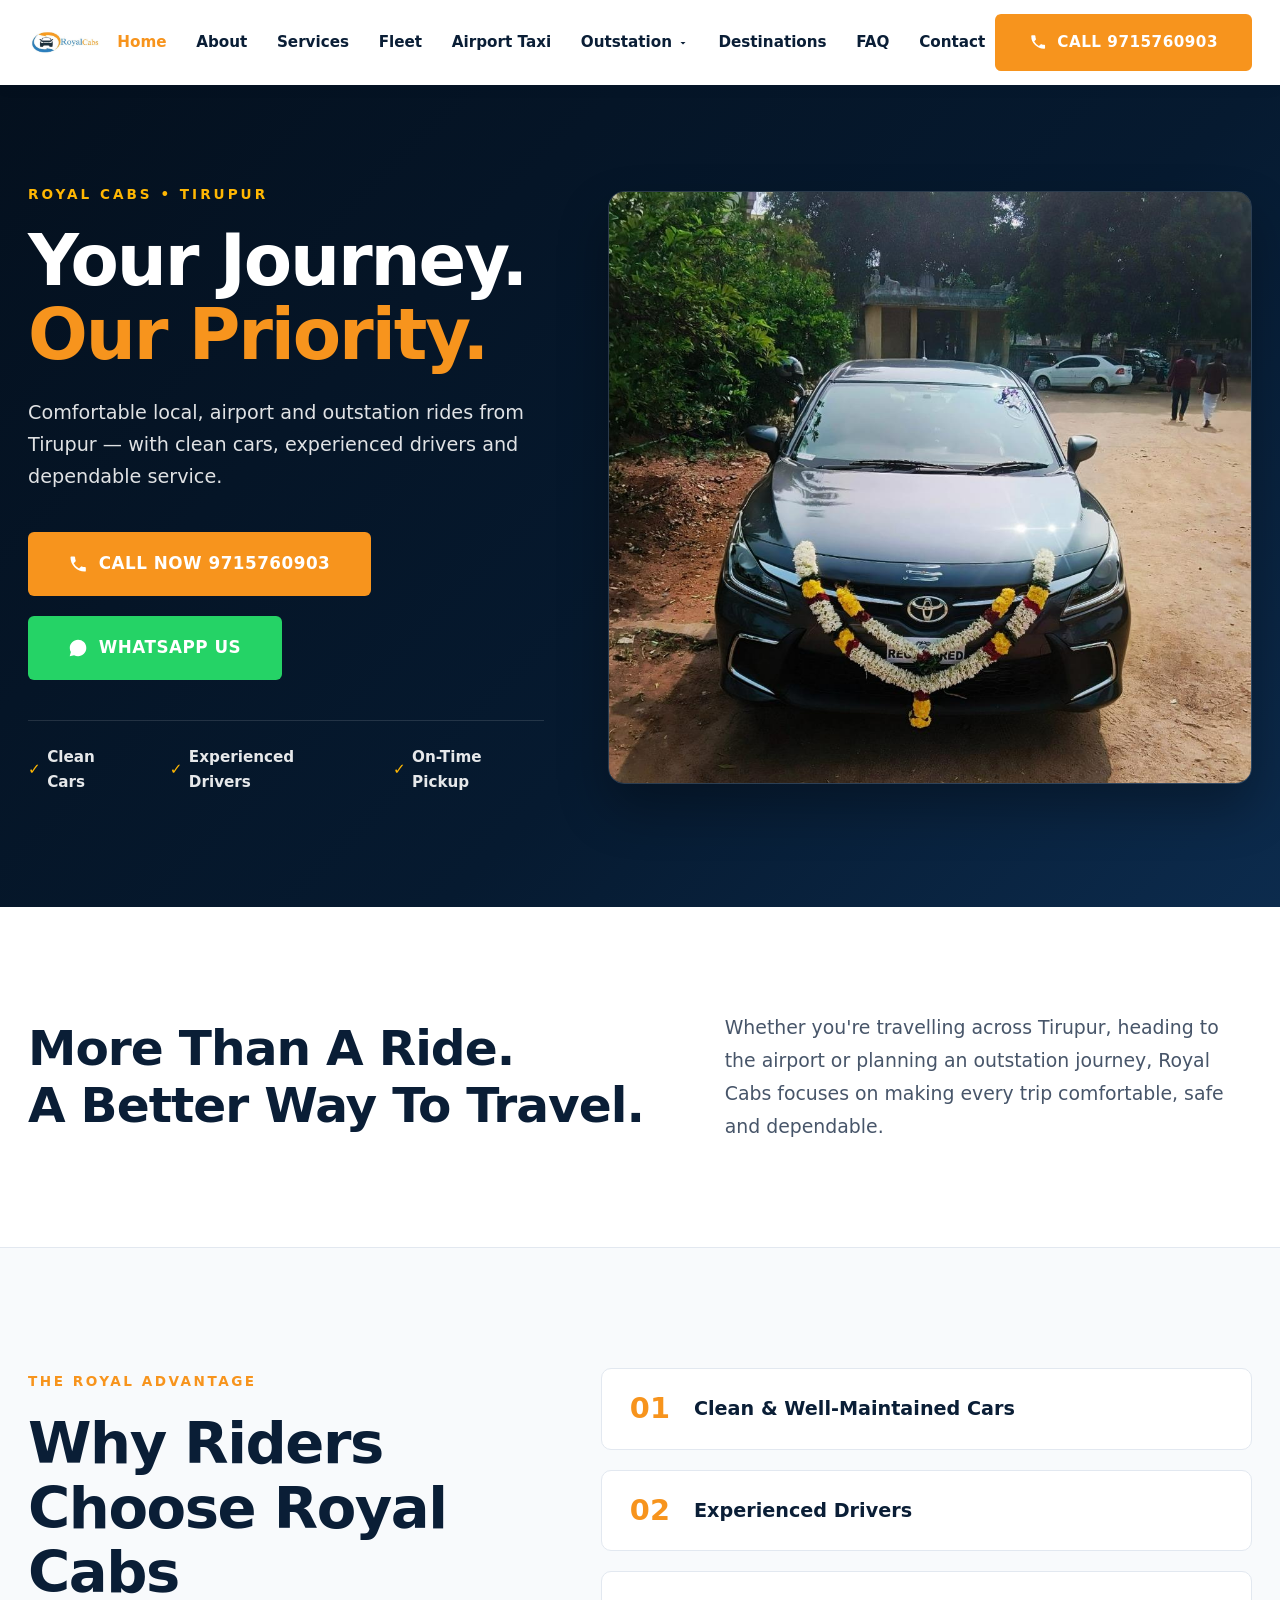
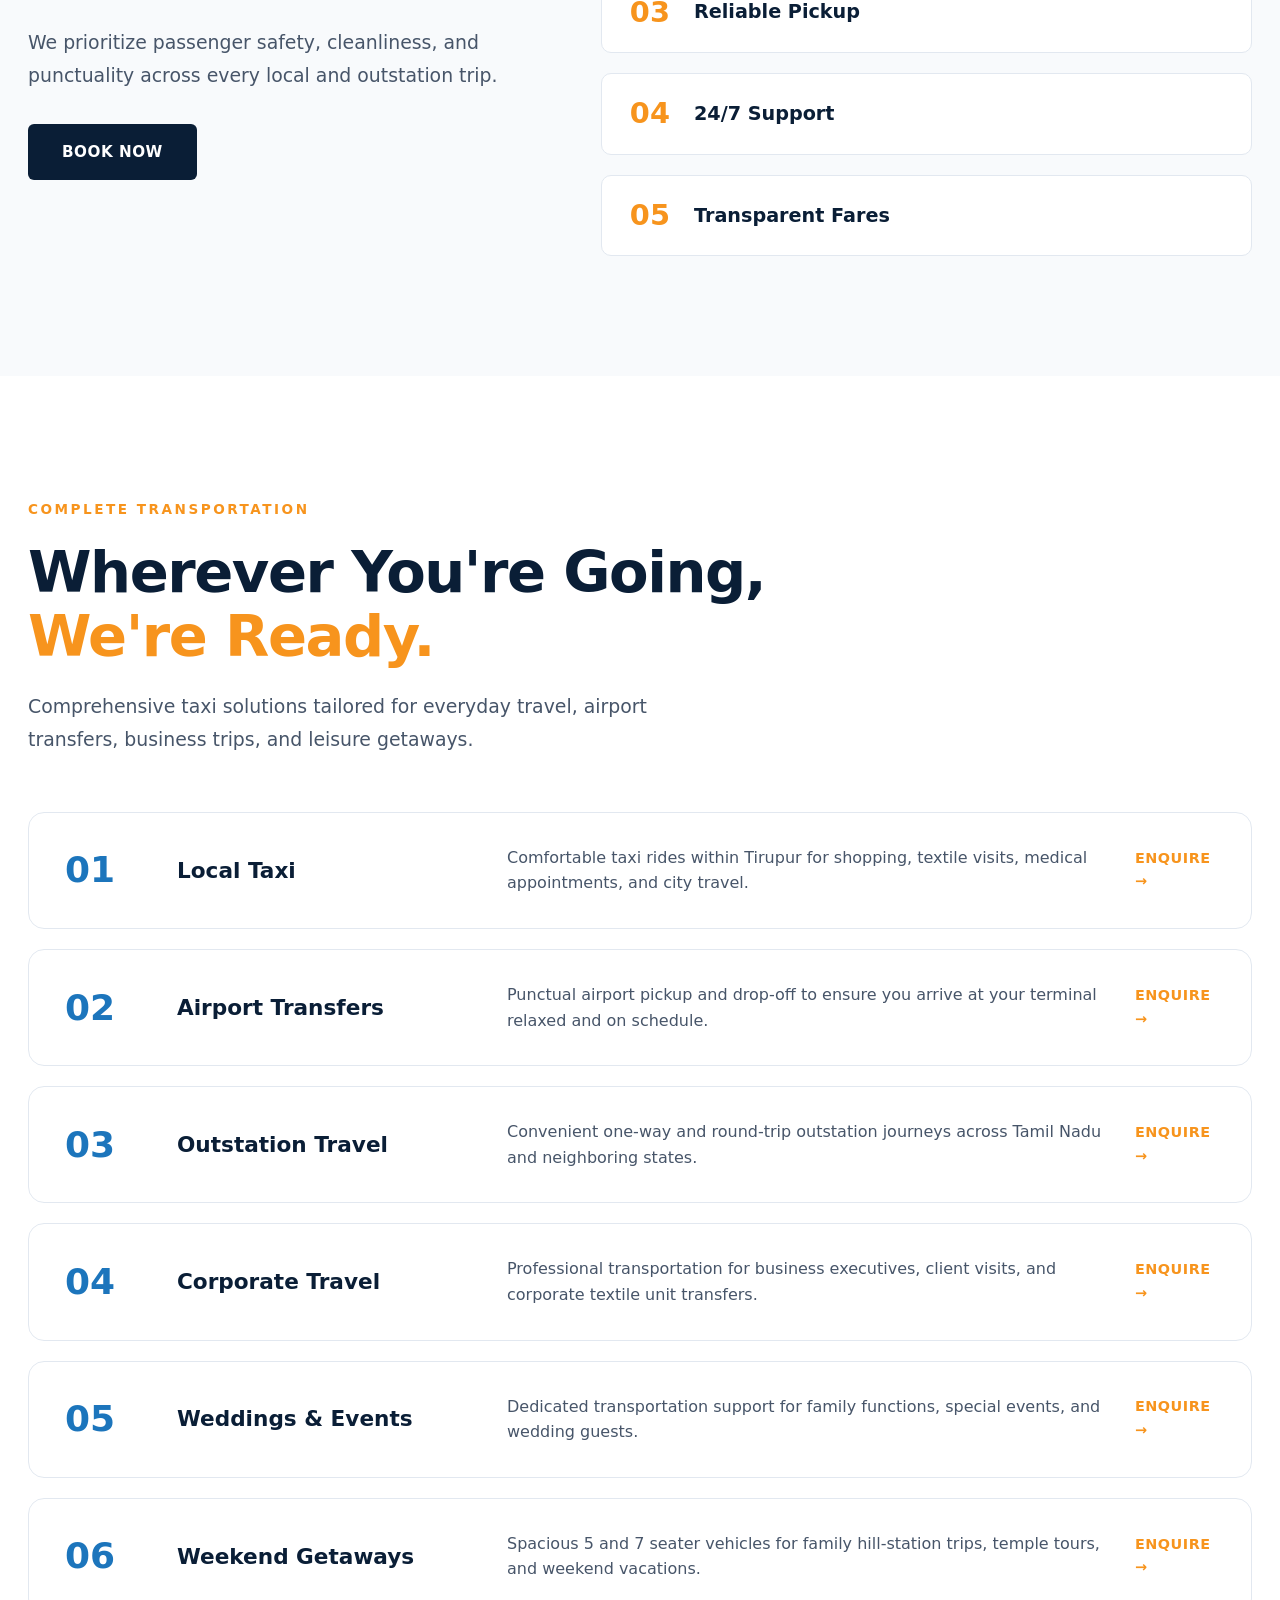
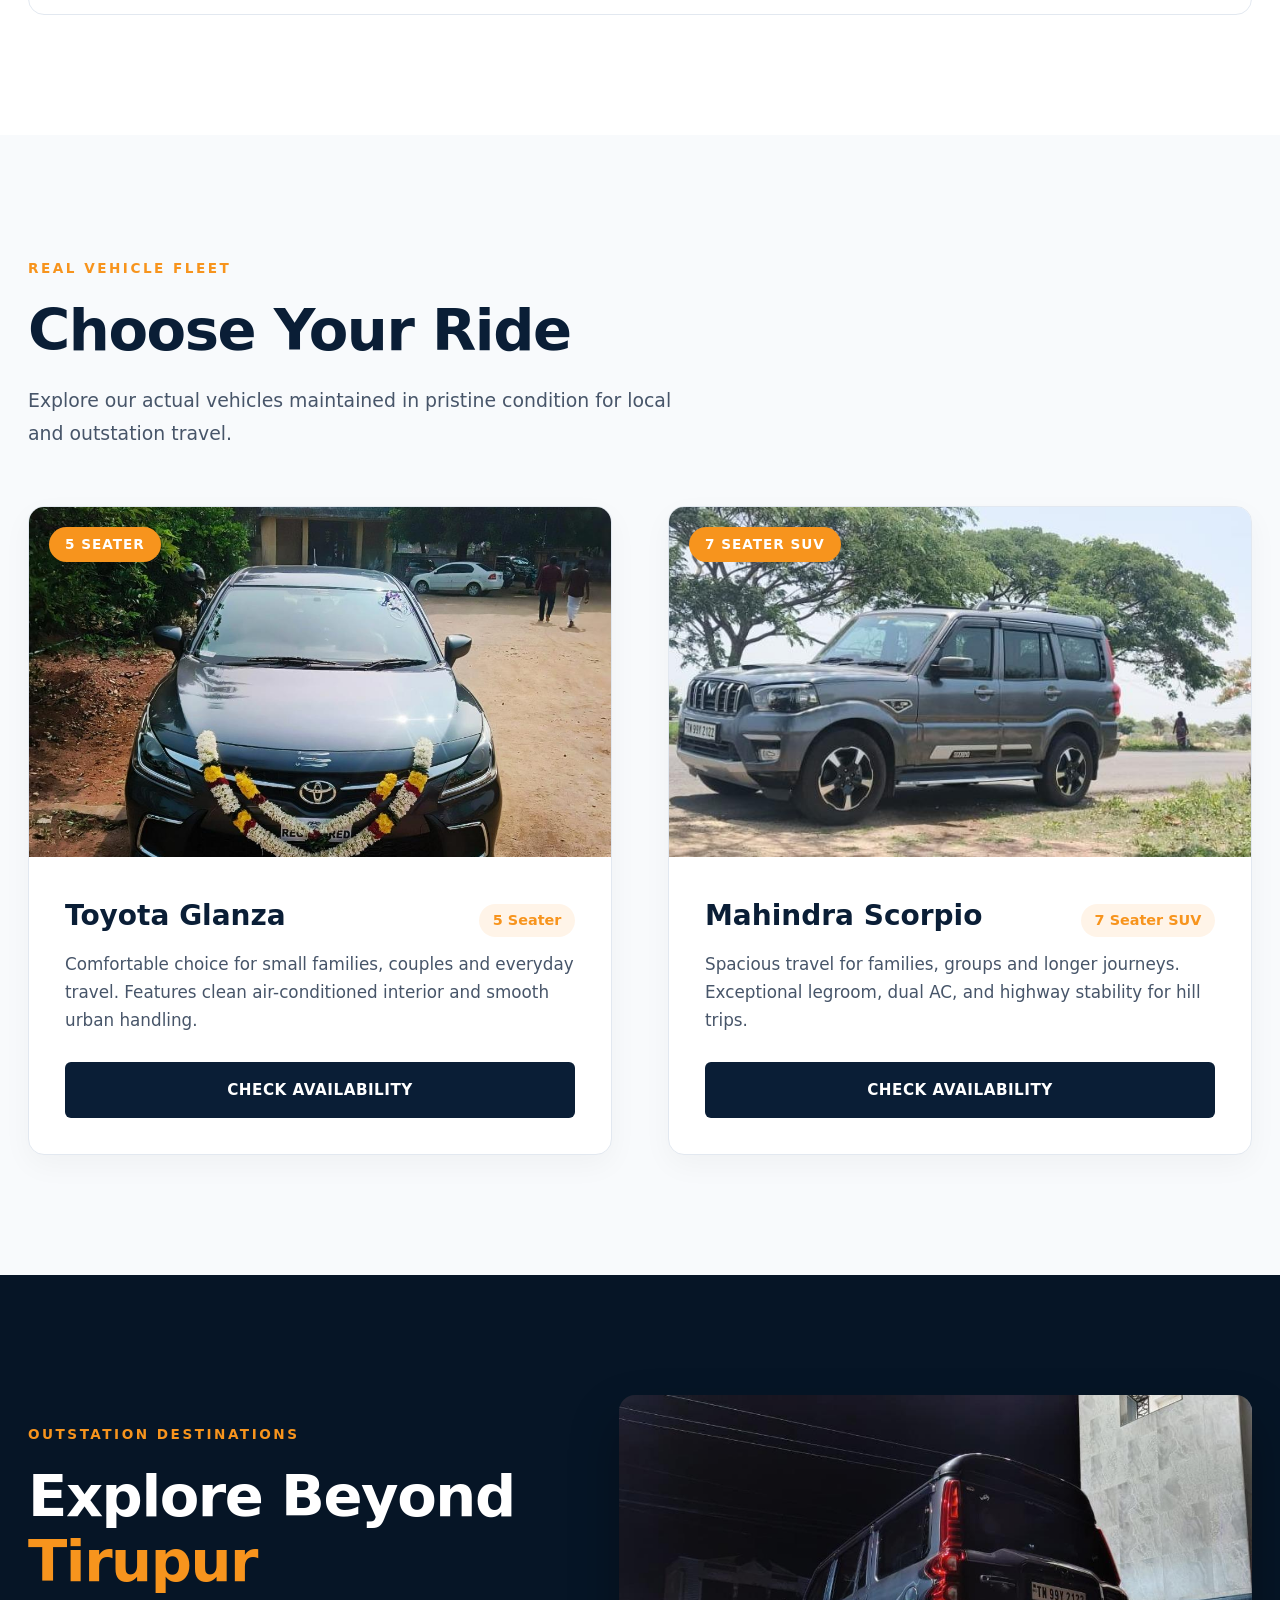
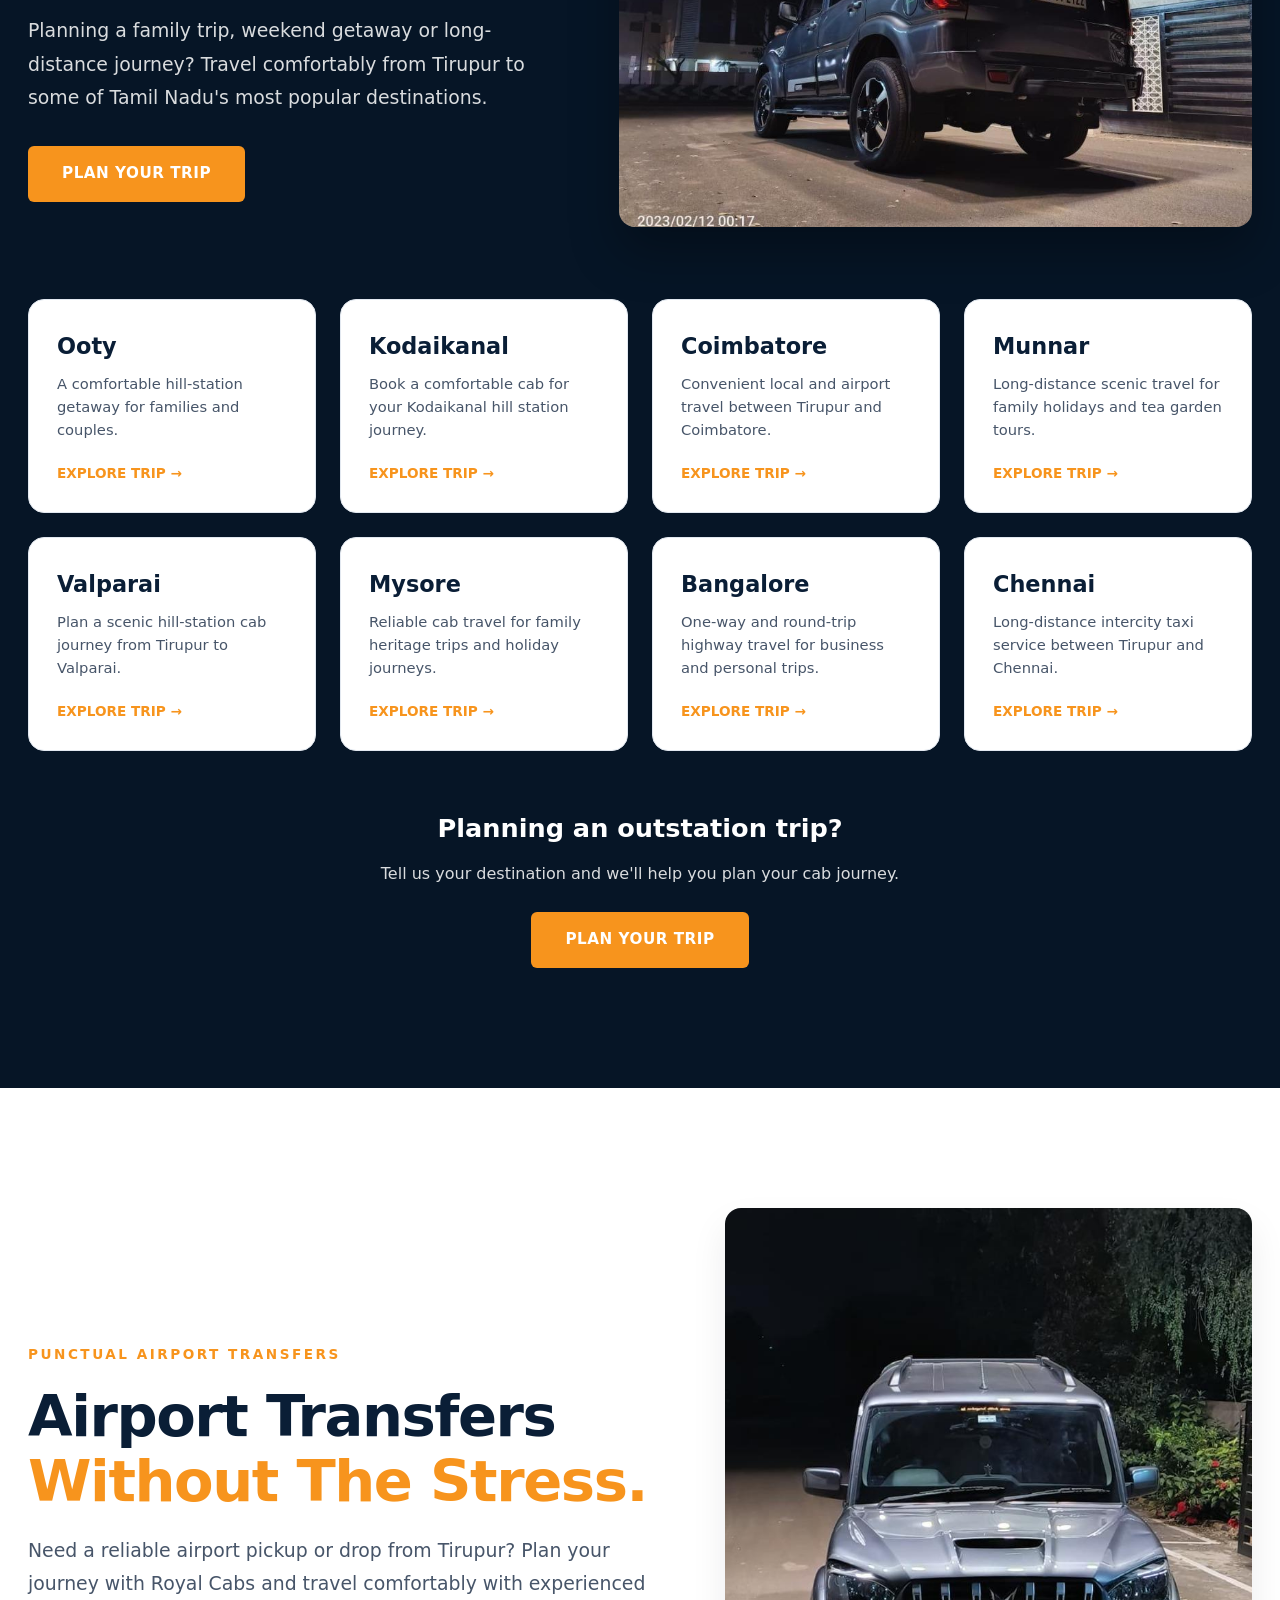
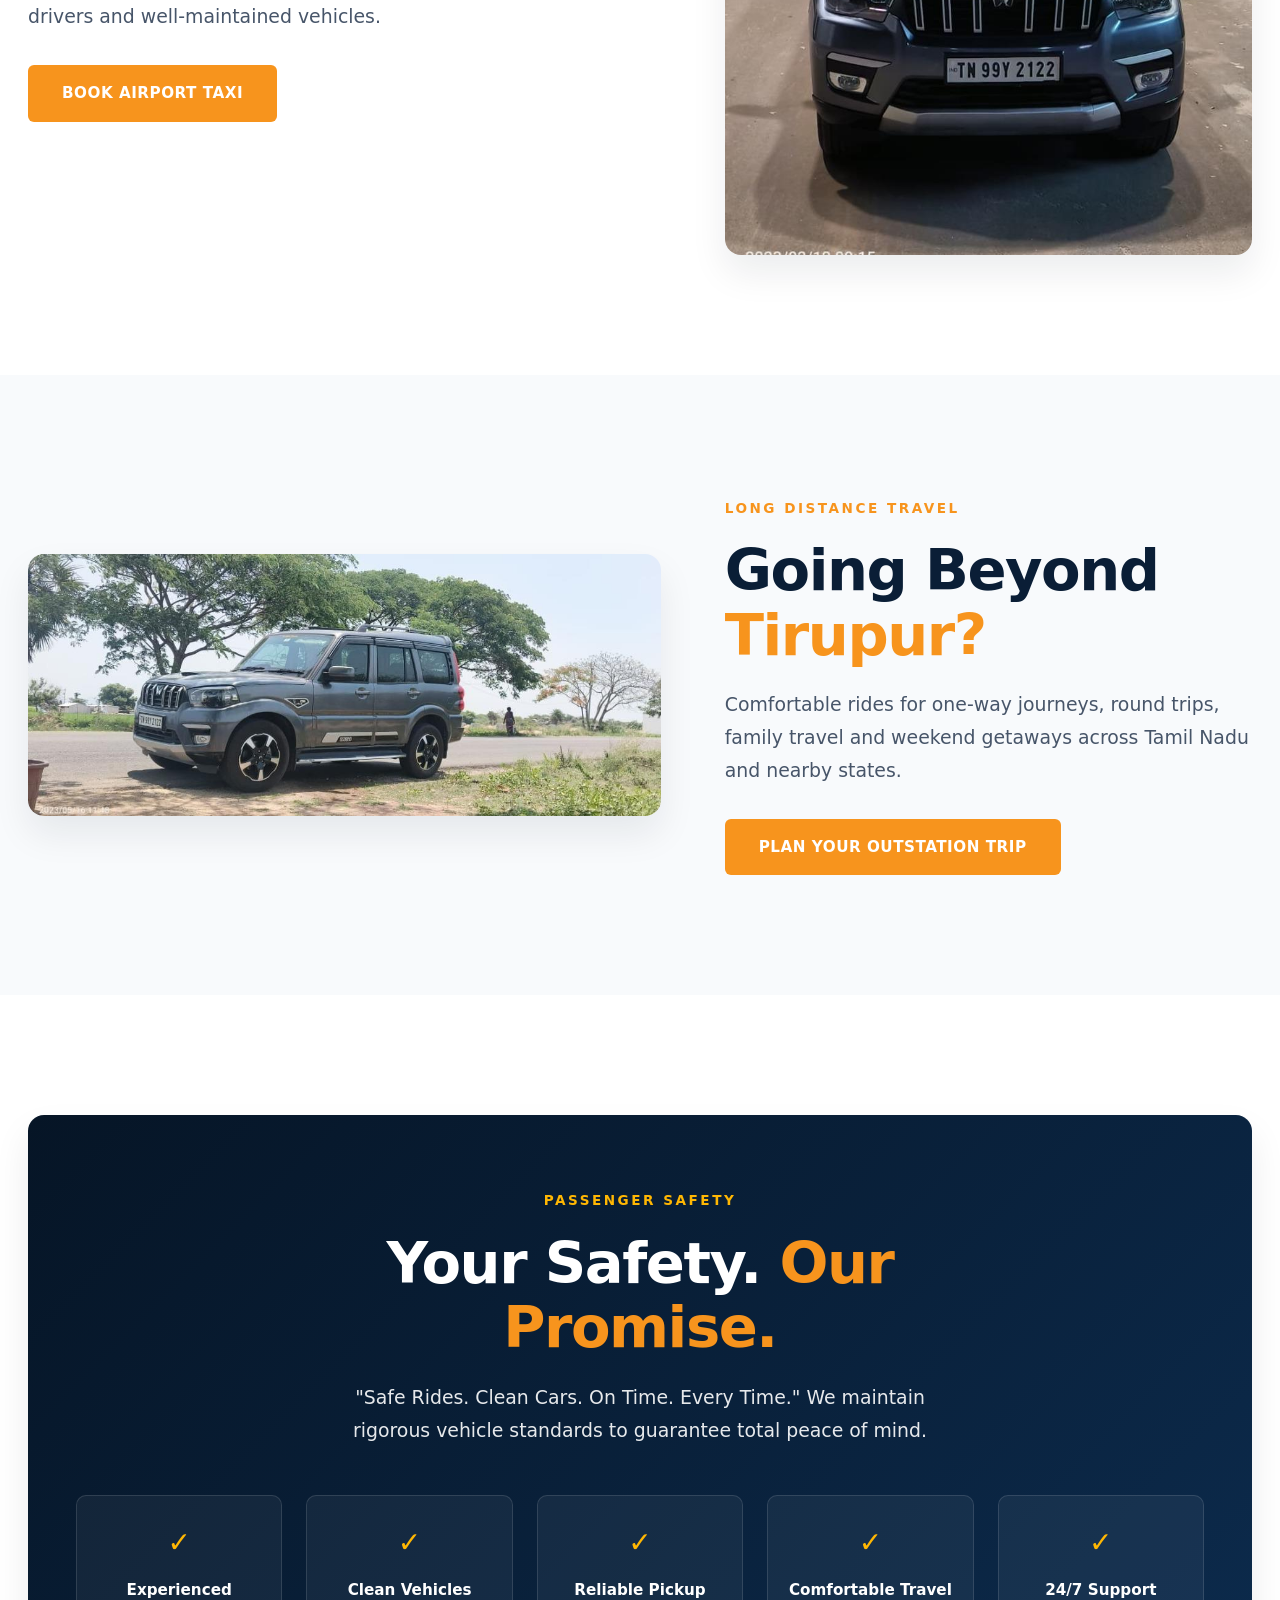
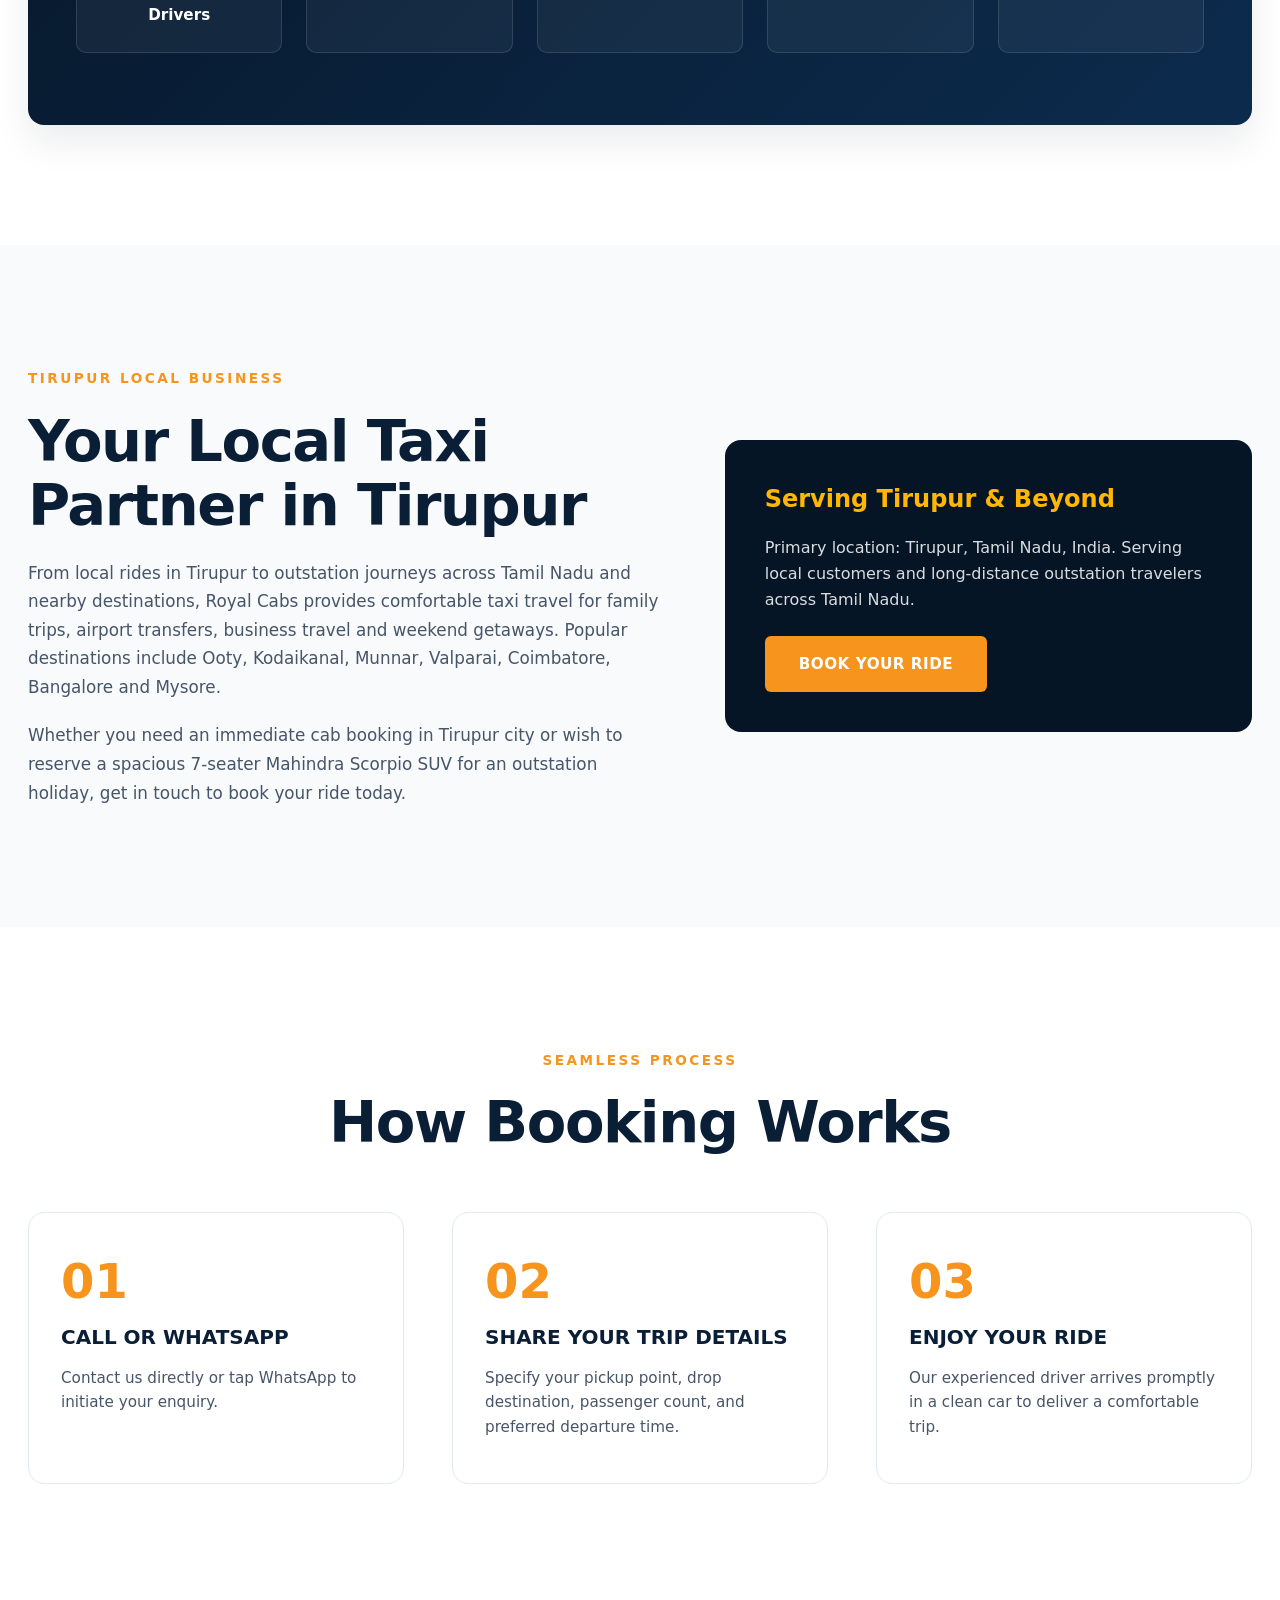
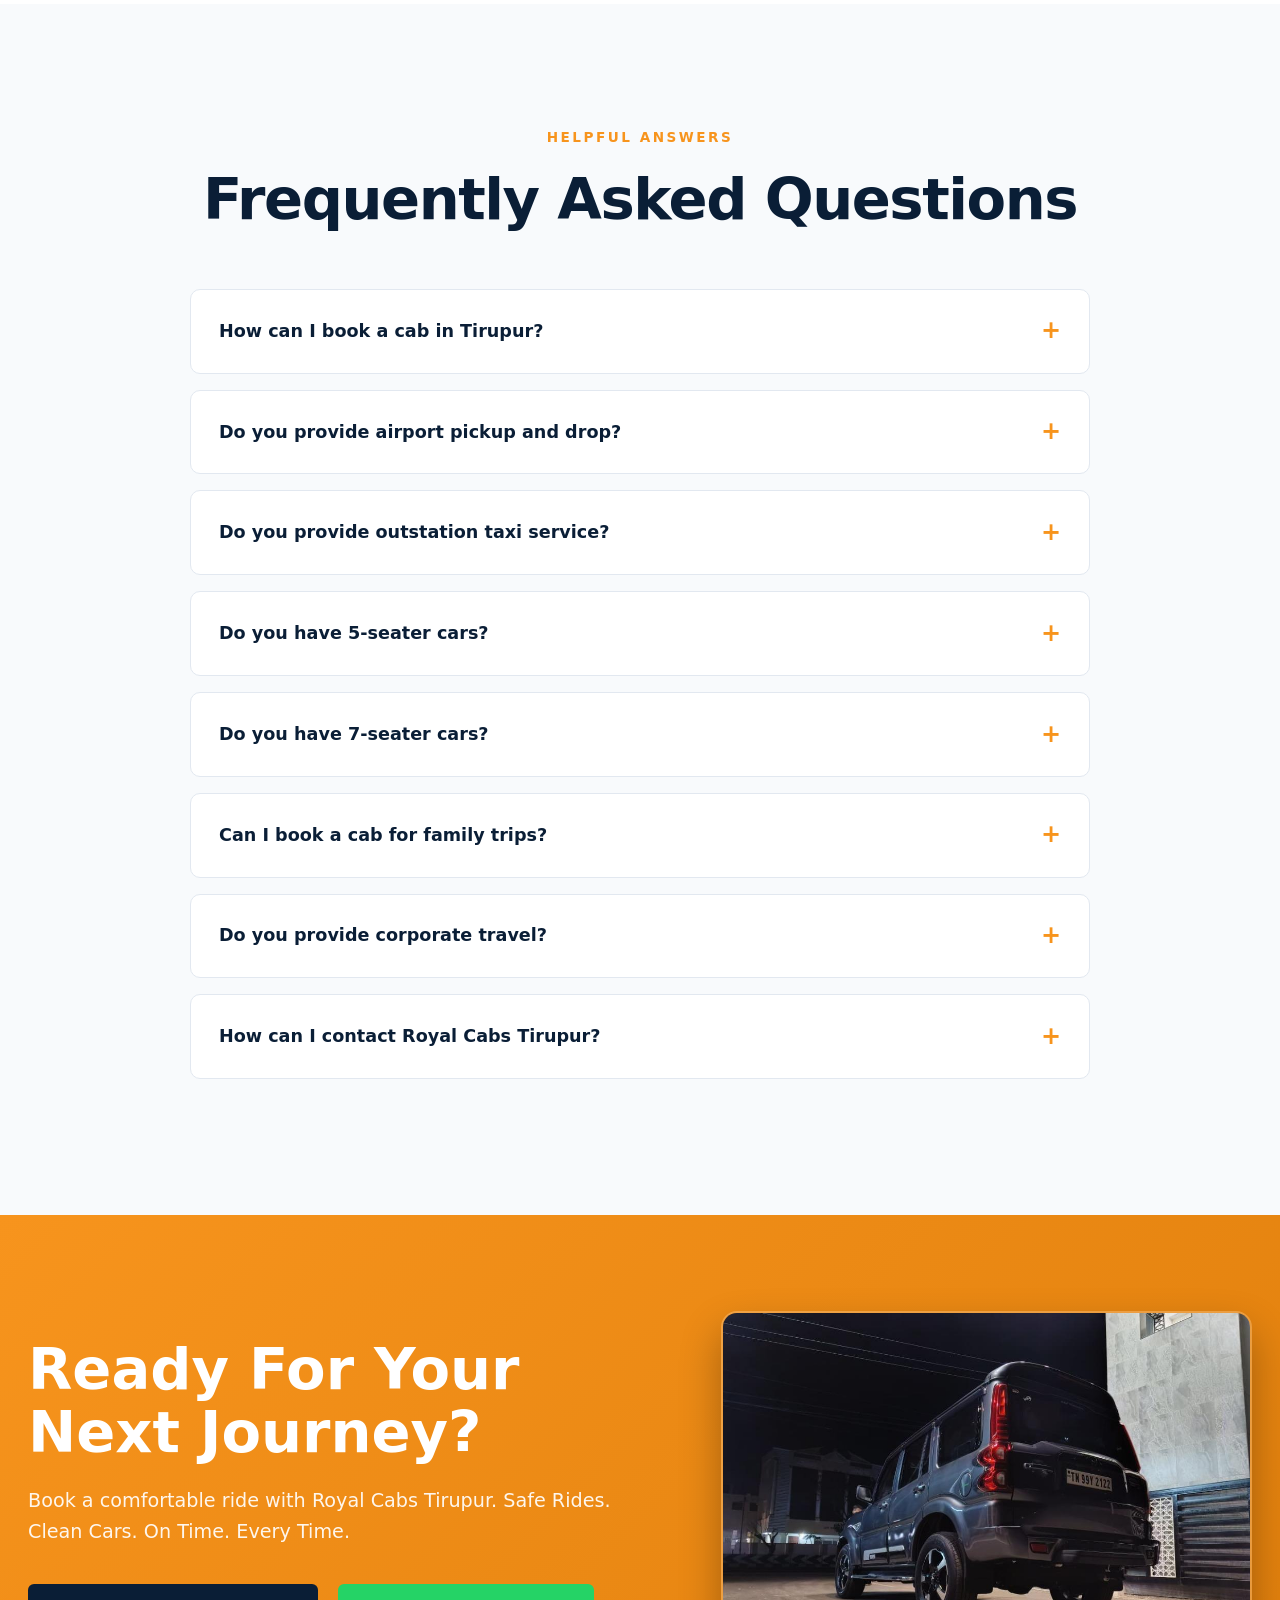
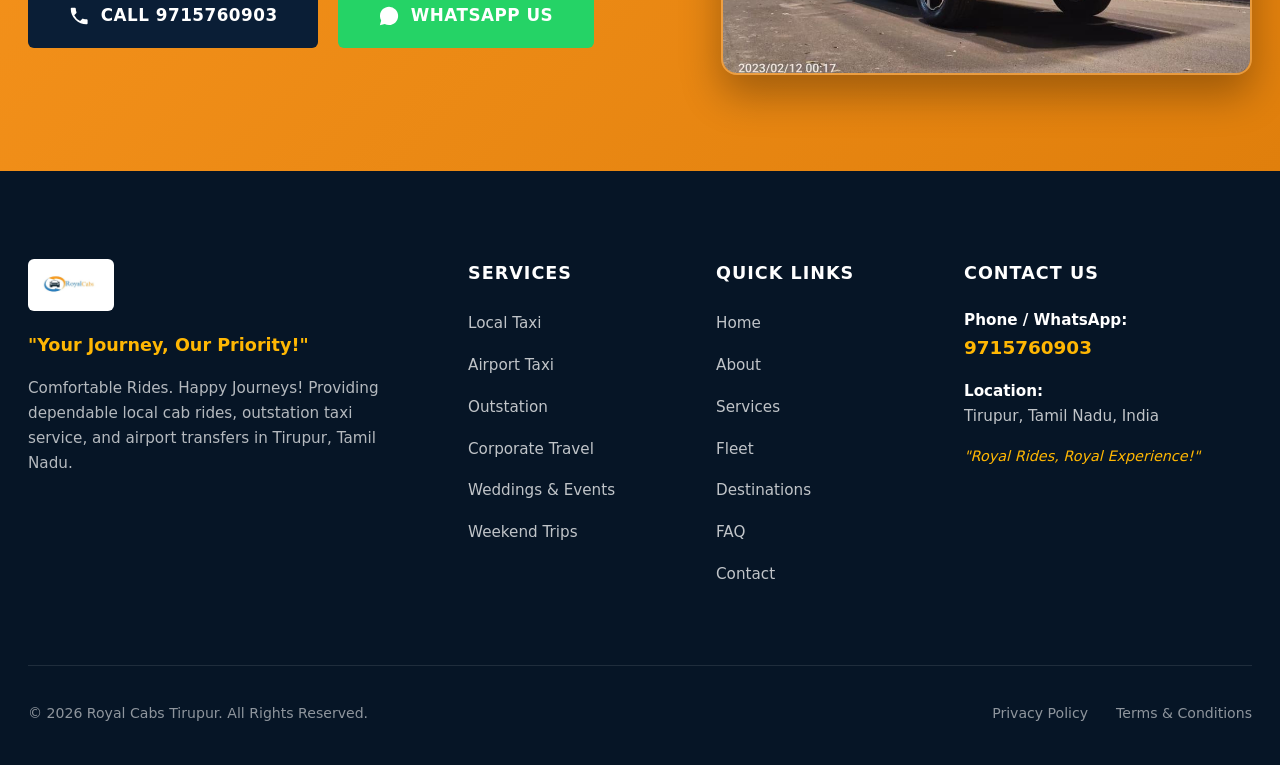
<file: index.html>
<!DOCTYPE html>
<html lang="en">
<head>
  <meta charset="UTF-8">
  <meta name="viewport" content="width=device-width, initial-scale=1.0">
  
  <!-- Primary SEO Meta Tags -->
  <title>Royal Cabs Tirupur | Taxi Service in Tirupur | Local &amp; Outstation Cabs</title>
  <meta name="title" content="Royal Cabs Tirupur | Taxi Service in Tirupur | Local &amp; Outstation Cabs">
  <meta name="description" content="Royal Cabs Tirupur provides reliable local, airport and outstation taxi services with clean cars, experienced drivers and comfortable rides. Call 9715760903.">
  <meta name="keywords" content="Tirupur taxi service, taxi service in Tirupur, Tirupur cab service, Tirupur taxi booking, cab service Tirupur, airport taxi Tirupur, outstation taxi Tirupur, local taxi Tirupur, one way taxi Tirupur, family cab service Tirupur, corporate taxi Tirupur, Tirupur to Ooty taxi, Tirupur to Kodaikanal taxi, Tirupur to Coimbatore taxi">
  <meta name="author" content="Royal Cabs Tirupur">
  <meta name="robots" content="index, follow">
  <link rel="canonical" href="https://royalcabstirupur.com/">

  <!-- Open Graph / Facebook / WhatsApp -->
  <meta property="og:type" content="website">
  <meta property="og:url" content="https://royalcabstirupur.com/">
  <meta property="og:title" content="Royal Cabs Tirupur | Taxi Service in Tirupur | Local &amp; Outstation Cabs">
  <meta property="og:description" content="Safe Rides. Clean Cars. On Time. Every Time. Reliable local, airport, and outstation taxi service in Tirupur. Call 9715760903.">
  <meta property="og:image" content="https://royalcabstirupur.com/assets/images/glanza-front.jpg">

  <!-- Twitter Card -->
  <meta name="twitter:card" content="summary_large_image">
  <meta name="twitter:url" content="https://royalcabstirupur.com/">
  <meta name="twitter:title" content="Royal Cabs Tirupur | Taxi Service in Tirupur">
  <meta name="twitter:description" content="Clean cars, experienced drivers, and transparent fares for local and outstation cab booking in Tirupur.">
  <meta name="twitter:image" content="https://royalcabstirupur.com/assets/images/glanza-front.jpg">

  <!-- Favicon -->
  <link rel="icon" type="image/jpeg" href="assets/images/official-logo.jpg">

  <!-- Stylesheet -->
  <link rel="stylesheet" href="assets/css/style.css">

  <!-- JSON-LD Structured Data Schema -->
  <script type="application/ld+json">
  {
    "@context": "https://schema.org",
    "@graph": [
      {
        "@type": "TaxiService",
        "@id": "https://royalcabstirupur.com/#taxiservice",
        "name": "Royal Cabs Tirupur",
        "image": "https://royalcabstirupur.com/assets/images/glanza-front.jpg",
        "telephone": "+919715760903",
        "priceRange": "$$",
        "areaServed": {
          "@type": "AdministrativeArea",
          "name": "Tirupur, Tamil Nadu, India"
        },
        "description": "Royal Cabs Tirupur offers safe, clean, and reliable local cab rides, outstation taxi service, airport pickup and drop, corporate travel, and family trips in Tirupur.",
        "slogan": "Your Journey, Our Priority!",
        "hasOfferCatalog": {
          "@type": "OfferCatalog",
          "name": "Taxi Services Catalog",
          "itemListElement": [
            {
              "@type": "Offer",
              "itemOffered": {
                "@type": "Service",
                "name": "Local Taxi Service in Tirupur"
              }
            },
            {
              "@type": "Offer",
              "itemOffered": {
                "@type": "Service",
                "name": "Outstation Taxi Service"
              }
            },
            {
              "@type": "Offer",
              "itemOffered": {
                "@type": "Service",
                "name": "Airport Pickup & Drop from Tirupur"
              }
            },
            {
              "@type": "Offer",
              "itemOffered": {
                "@type": "Service",
                "name": "5 Seater Toyota Glanza Cab Booking"
              }
            },
            {
              "@type": "Offer",
              "itemOffered": {
                "@type": "Service",
                "name": "7 Seater Mahindra Scorpio SUV Booking"
              }
            }
          ]
        }
      },
      {
        "@type": "WebSite",
        "@id": "https://royalcabstirupur.com/#website",
        "url": "https://royalcabstirupur.com/",
        "name": "Royal Cabs Tirupur",
        "description": "Premium Taxi Service in Tirupur for Local and Outstation Travel",
        "publisher": {
          "@id": "https://royalcabstirupur.com/#taxiservice"
        }
      },
      {
        "@type": "FAQPage",
        "@id": "https://royalcabstirupur.com/#faq",
        "mainEntity": [
          {
            "@type": "Question",
            "name": "How can I book a cab in Tirupur?",
            "acceptedAnswer": {
              "@type": "Answer",
              "text": "You can book a cab with Royal Cabs Tirupur instantly by calling 9715760903 or sending us a message on WhatsApp. Share your pickup point, destination, and timing for quick cab assignment."
            }
          },
          {
            "@type": "Question",
            "name": "Do you provide airport pickup and drop?",
            "acceptedAnswer": {
              "@type": "Answer",
              "text": "Yes, Royal Cabs Tirupur provides prompt and dependable airport pickup and drop-off services connecting Tirupur to nearby airport terminals with planned, on-time schedules."
            }
          },
          {
            "@type": "Question",
            "name": "Do you provide outstation taxi service?",
            "acceptedAnswer": {
              "@type": "Answer",
              "text": "Yes, we offer both one-way and round-trip outstation taxi services from Tirupur to destinations across Tamil Nadu and neighboring states with comfortable, well-maintained vehicles."
            }
          },
          {
            "@type": "Question",
            "name": "Do you have 5-seater cars?",
            "acceptedAnswer": {
              "@type": "Answer",
              "text": "Yes, our 5-seater fleet includes the Toyota Glanza, perfect for solo travelers, couples, and small families looking for clean, fuel-efficient, and comfortable rides."
            }
          },
          {
            "@type": "Question",
            "name": "Do you have 7-seater cars?",
            "acceptedAnswer": {
              "@type": "Answer",
              "text": "Yes, we offer spacious 7-seater Mahindra Scorpio SUVs for family outings, larger group travel, and long-distance outstation journeys."
            }
          },
          {
            "@type": "Question",
            "name": "Can I book a cab for family trips?",
            "acceptedAnswer": {
              "@type": "Answer",
              "text": "Absolutely! We specialize in safe family trips, weekend getaways, and leisure outings with clean cars and experienced, polite drivers."
            }
          },
          {
            "@type": "Question",
            "name": "Do you provide corporate travel?",
            "acceptedAnswer": {
              "@type": "Answer",
              "text": "Yes, Royal Cabs Tirupur provides professional corporate travel and business transportation for visits, executive trips, and client transfers."
            }
          },
          {
            "@type": "Question",
            "name": "How can I contact Royal Cabs Tirupur?",
            "acceptedAnswer": {
              "@type": "Answer",
              "text": "You can reach Royal Cabs Tirupur 24/7 by calling direct phone number 9715760903 or via WhatsApp at 9715760903."
            }
          }
        ]
      }
    ]
  }
  </script>
</head>
<body>

  <!-- Minimal Sticky Header -->
  <header class="header" id="siteHeader">
    <div class="container header-inner">
      <a href="index.html" class="brand-logo">
        <img src="assets/images/official-logo.jpg" alt="Royal Cabs Tirupur Official Logo" width="220" height="52">
      </a>

      <!-- Navigation Menu -->
      <nav class="nav-menu" id="navMenu" aria-label="Main Navigation">
        <a href="#home" class="nav-link active">Home</a>
        <a href="#about" class="nav-link">About</a>
        <a href="#services" class="nav-link">Services</a>
        <a href="#fleet" class="nav-link">Fleet</a>
        <a href="#airport" class="nav-link">Airport Taxi</a>
        <div class="nav-item">
          <a href="#destinations" class="nav-link">
            Outstation
            <svg width="12" height="12" viewBox="0 0 24 24" fill="currentColor"><path d="M7 10l5 5 5-5z"/></svg>
          </a>
          <div class="dropdown-menu">
            <a href="outstation/ooty-taxi.html" class="dropdown-link">Ooty Taxi</a>
            <a href="outstation/kodaikanal-taxi.html" class="dropdown-link">Kodaikanal Taxi</a>
            <a href="outstation/munnar-taxi.html" class="dropdown-link">Munnar Taxi</a>
            <a href="outstation/valparai-taxi.html" class="dropdown-link">Valparai Taxi</a>
            <a href="outstation/coimbatore-taxi.html" class="dropdown-link">Coimbatore Taxi</a>
            <a href="outstation/bangalore-taxi.html" class="dropdown-link">Bangalore Taxi</a>
            <a href="outstation/mysore-taxi.html" class="dropdown-link">Mysore Taxi</a>
            <a href="outstation/chennai-taxi.html" class="dropdown-link">Chennai Taxi</a>
          </div>
        </div>
        <a href="#destinations" class="nav-link">Destinations</a>
        <a href="#faq" class="nav-link">FAQ</a>
        <a href="#contact" class="nav-link">Contact</a>
      </nav>

      <!-- Occurrence 1 of Phone Number: Header Call Button -->
      <div class="header-actions">
        <a href="tel:9715760903" class="btn btn-primary">
          <svg width="18" height="18" viewBox="0 0 24 24" fill="currentColor"><path d="M6.62 10.79a15.05 15.05 0 006.59 6.59l2.2-2.2a1 1 0 011.11-.27c1.21.49 2.53.76 3.88.76a1 1 0 011 1V20a1 1 0 01-1 1A17 17 0 013 4a1 1 0 011-1h3.5a1 1 0 011 1c0 1.35.27 2.67.76 3.88a1 1 0 01-.27 1.11l-2.2 2.2z"/></svg>
          Call 9715760903
        </a>
        <button class="mobile-toggle" id="mobileToggle" aria-label="Toggle Navigation" aria-expanded="false">
          &#9776;
        </button>
      </div>
    </div>
  </header>

  <main>
    <!-- MINIMAL EDITORIAL HERO SECTION -->
    <section class="hero-editorial" id="home">
      <div class="container">
        <div class="hero-editorial-grid">
          <div class="hero-editorial-content">
            <span class="hero-brand-tag">ROYAL CABS • TIRUPUR</span>
            <h1 class="hero-main-title">
              Your Journey.
              <span>Our Priority.</span>
            </h1>
            <p class="hero-description">
              Comfortable local, airport and outstation rides from Tirupur — with clean cars, experienced drivers and dependable service.
            </p>

            <!-- Occurrence 2 of Phone Number: Hero Call Button -->
            <div class="hero-cta-group">
              <a href="tel:9715760903" class="btn btn-primary btn-lg">
                <svg width="20" height="20" viewBox="0 0 24 24" fill="currentColor"><path d="M6.62 10.79a15.05 15.05 0 006.59 6.59l2.2-2.2a1 1 0 011.11-.27c1.21.49 2.53.76 3.88.76a1 1 0 011 1V20a1 1 0 01-1 1A17 17 0 013 4a1 1 0 011-1h3.5a1 1 0 011 1c0 1.35.27 2.67.76 3.88a1 1 0 01-.27 1.11l-2.2 2.2z"/></svg>
                CALL NOW 9715760903
              </a>
              <a href="https://wa.me/919715760903" class="btn btn-whatsapp btn-lg" target="_blank" rel="noopener">
                <svg width="20" height="20" viewBox="0 0 24 24" fill="currentColor"><path d="M12.04 2c-5.46 0-9.91 4.45-9.91 9.91 0 1.75.46 3.45 1.32 4.95L2.05 22l5.25-1.38c1.45.79 3.08 1.21 4.74 1.21 5.46 0 9.91-4.45 9.91-9.91 0-2.65-1.03-5.14-2.9-7.01A9.82 9.82 0 0012.04 2z"/></svg>
                WhatsApp Us
              </a>
            </div>

            <div class="hero-checklist">
              <div class="hero-checklist-item">
                <span>✓</span> Clean Cars
              </div>
              <div class="hero-checklist-item">
                <span>✓</span> Experienced Drivers
              </div>
              <div class="hero-checklist-item">
                <span>✓</span> On-Time Pickup
              </div>
            </div>
          </div>

          <!-- Hero Vehicle Showcase (Actual Toyota Glanza Photo, Uncluttered) -->
          <div class="hero-showcase">
            <div class="hero-car-img-wrap">
              <img src="assets/images/glanza-front.jpg" alt="Royal Cabs Tirupur Toyota Glanza vehicle photo" class="hero-car-img" width="600" height="420" loading="eager">
            </div>
          </div>
        </div>
      </div>
    </section>

    <!-- INTRO STATEMENT SECTION -->
    <section class="section statement-section" id="about">
      <div class="container">
        <div class="statement-grid">
          <h2 class="statement-quote">
            More Than A Ride.<br>
            A Better Way To Travel.
          </h2>
          <p class="statement-text">
            Whether you're travelling across Tirupur, heading to the airport or planning an outstation journey, Royal Cabs focuses on making every trip comfortable, safe and dependable.
          </p>
        </div>
      </div>
    </section>

    <!-- TRUST / WHY ROYAL CABS (CLEAN LIST LAYOUT) -->
    <section class="section section-bg">
      <div class="container">
        <div class="why-split-grid">
          <div class="why-left-sticky">
            <span class="editorial-subtitle">The Royal Advantage</span>
            <h2 class="editorial-title">Why Riders Choose Royal Cabs</h2>
            <p class="editorial-lead">
              We prioritize passenger safety, cleanliness, and punctuality across every local and outstation trip.
            </p>
            <div style="margin-top: 2rem;">
              <a href="tel:9715760903" class="btn btn-secondary">Book Now</a>
            </div>
          </div>

          <div class="why-numbered-list">
            <div class="why-numbered-row">
              <div class="why-number">01</div>
              <h3 class="why-row-title">Clean &amp; Well-Maintained Cars</h3>
            </div>

            <div class="why-numbered-row">
              <div class="why-number">02</div>
              <h3 class="why-row-title">Experienced Drivers</h3>
            </div>

            <div class="why-numbered-row">
              <div class="why-number">03</div>
              <h3 class="why-row-title">Reliable Pickup</h3>
            </div>

            <div class="why-numbered-row">
              <div class="why-number">04</div>
              <h3 class="why-row-title">24/7 Support</h3>
            </div>

            <div class="why-numbered-row">
              <div class="why-number">05</div>
              <h3 class="why-row-title">Transparent Fares</h3>
            </div>
          </div>
        </div>
      </div>
    </section>

    <!-- NUMBERED SERVICES LIST -->
    <section class="section" id="services">
      <div class="container">
        <span class="editorial-subtitle">Complete Transportation</span>
        <h2 class="editorial-title">Wherever You're Going,<br><span>We're Ready.</span></h2>
        <p class="editorial-lead">
          Comprehensive taxi solutions tailored for everyday travel, airport transfers, business trips, and leisure getaways.
        </p>

        <div class="services-horizontal-list">
          <div class="service-block-row">
            <div class="service-block-num">01</div>
            <h3 class="service-block-title">Local Taxi</h3>
            <p class="service-block-desc">Comfortable taxi rides within Tirupur for shopping, textile visits, medical appointments, and city travel.</p>
            <a href="tel:9715760903" class="service-block-link">Enquire &rarr;</a>
          </div>

          <div class="service-block-row">
            <div class="service-block-num">02</div>
            <h3 class="service-block-title">Airport Transfers</h3>
            <p class="service-block-desc">Punctual airport pickup and drop-off to ensure you arrive at your terminal relaxed and on schedule.</p>
            <a href="tel:9715760903" class="service-block-link">Enquire &rarr;</a>
          </div>

          <div class="service-block-row">
            <div class="service-block-num">03</div>
            <h3 class="service-block-title">Outstation Travel</h3>
            <p class="service-block-desc">Convenient one-way and round-trip outstation journeys across Tamil Nadu and neighboring states.</p>
            <a href="tel:9715760903" class="service-block-link">Enquire &rarr;</a>
          </div>

          <div class="service-block-row">
            <div class="service-block-num">04</div>
            <h3 class="service-block-title">Corporate Travel</h3>
            <p class="service-block-desc">Professional transportation for business executives, client visits, and corporate textile unit transfers.</p>
            <a href="tel:9715760903" class="service-block-link">Enquire &rarr;</a>
          </div>

          <div class="service-block-row">
            <div class="service-block-num">05</div>
            <h3 class="service-block-title">Weddings &amp; Events</h3>
            <p class="service-block-desc">Dedicated transportation support for family functions, special events, and wedding guests.</p>
            <a href="tel:9715760903" class="service-block-link">Enquire &rarr;</a>
          </div>

          <div class="service-block-row">
            <div class="service-block-num">06</div>
            <h3 class="service-block-title">Weekend Getaways</h3>
            <p class="service-block-desc">Spacious 5 and 7 seater vehicles for family hill-station trips, temple tours, and weekend vacations.</p>
            <a href="tel:9715760903" class="service-block-link">Enquire &rarr;</a>
          </div>
        </div>
      </div>
    </section>

    <!-- AUTOMOTIVE FLEET SECTION -->
    <section class="section section-bg" id="fleet">
      <div class="container">
        <span class="editorial-subtitle">Real Vehicle Fleet</span>
        <h2 class="editorial-title">Choose Your Ride</h2>
        <p class="editorial-lead">
          Explore our actual vehicles maintained in pristine condition for local and outstation travel.
        </p>

        <div class="fleet-showcase-grid">
          <!-- 5 Seater Card with Actual Glanza Photo -->
          <div class="fleet-editorial-card">
            <div class="fleet-photo-box">
              <img src="assets/images/glanza-front.jpg" alt="Royal Cabs Tirupur Toyota Glanza 5 seater taxi actual vehicle photo" class="fleet-photo-img" loading="lazy">
              <span class="fleet-tag-pill">5 SEATER</span>
            </div>
            <div class="fleet-editorial-body">
              <div class="fleet-header-row">
                <h3 class="fleet-car-title">Toyota Glanza</h3>
                <span class="fleet-seat-capacity">5 Seater</span>
              </div>
              <p class="fleet-car-text">
                Comfortable choice for small families, couples and everyday travel. Features clean air-conditioned interior and smooth urban handling.
              </p>
              <div style="margin-top: auto;">
                <a href="tel:9715760903" class="btn btn-secondary" style="width: 100%;">
                  Check Availability
                </a>
              </div>
            </div>
          </div>

          <!-- 7 Seater Card with Actual Scorpio Photo -->
          <div class="fleet-editorial-card">
            <div class="fleet-photo-box">
              <img src="assets/images/scorpio-side-day.jpg" alt="Royal Cabs Tirupur 7 seater Scorpio taxi actual vehicle photo" class="fleet-photo-img" loading="lazy">
              <span class="fleet-tag-pill">7 SEATER SUV</span>
            </div>
            <div class="fleet-editorial-body">
              <div class="fleet-header-row">
                <h3 class="fleet-car-title">Mahindra Scorpio</h3>
                <span class="fleet-seat-capacity">7 Seater SUV</span>
              </div>
              <p class="fleet-car-text">
                Spacious travel for families, groups and longer journeys. Exceptional legroom, dual AC, and highway stability for hill trips.
              </p>
              <div style="margin-top: auto;">
                <a href="tel:9715760903" class="btn btn-secondary" style="width: 100%;">
                  Check Availability
                </a>
              </div>
            </div>
          </div>
        </div>
      </div>
    </section>

    <!-- OUTSTATION DESTINATIONS SHOWCASE -->
    <section class="section section-dark" id="destinations">
      <div class="container">
        <div class="destinations-hero-layout">
          <div>
            <span class="editorial-subtitle">Outstation Destinations</span>
            <h2 class="editorial-title" style="color: #ffffff;">Explore Beyond <span>Tirupur</span></h2>
            <p class="editorial-lead" style="color: rgba(255,255,255,0.85);">
              Planning a family trip, weekend getaway or long-distance journey? Travel comfortably from Tirupur to some of Tamil Nadu's most popular destinations.
            </p>
            <div style="margin-top: 2rem;">
              <a href="tel:9715760903" class="btn btn-primary">Plan Your Trip</a>
            </div>
          </div>

          <!-- Real Car Night Photo Visual -->
          <div>
            <img src="assets/images/scorpio-rear-night.jpg" alt="Royal Cabs Mahindra Scorpio SUV actual vehicle at night" style="border-radius: var(--radius-lg); box-shadow: var(--shadow-car); width: 100%;" loading="lazy">
          </div>
        </div>

        <!-- Destination Cards Grid -->
        <div class="destinations-grid">
          <div class="destination-card">
            <h3 class="destination-name">Ooty</h3>
            <p class="destination-desc">A comfortable hill-station getaway for families and couples.</p>
            <a href="outstation/ooty-taxi.html" class="destination-link">Explore Trip &rarr;</a>
          </div>

          <div class="destination-card">
            <h3 class="destination-name">Kodaikanal</h3>
            <p class="destination-desc">Book a comfortable cab for your Kodaikanal hill station journey.</p>
            <a href="outstation/kodaikanal-taxi.html" class="destination-link">Explore Trip &rarr;</a>
          </div>

          <div class="destination-card">
            <h3 class="destination-name">Coimbatore</h3>
            <p class="destination-desc">Convenient local and airport travel between Tirupur and Coimbatore.</p>
            <a href="outstation/coimbatore-taxi.html" class="destination-link">Explore Trip &rarr;</a>
          </div>

          <div class="destination-card">
            <h3 class="destination-name">Munnar</h3>
            <p class="destination-desc">Long-distance scenic travel for family holidays and tea garden tours.</p>
            <a href="outstation/munnar-taxi.html" class="destination-link">Explore Trip &rarr;</a>
          </div>

          <div class="destination-card">
            <h3 class="destination-name">Valparai</h3>
            <p class="destination-desc">Plan a scenic hill-station cab journey from Tirupur to Valparai.</p>
            <a href="outstation/valparai-taxi.html" class="destination-link">Explore Trip &rarr;</a>
          </div>

          <div class="destination-card">
            <h3 class="destination-name">Mysore</h3>
            <p class="destination-desc">Reliable cab travel for family heritage trips and holiday journeys.</p>
            <a href="outstation/mysore-taxi.html" class="destination-link">Explore Trip &rarr;</a>
          </div>

          <div class="destination-card">
            <h3 class="destination-name">Bangalore</h3>
            <p class="destination-desc">One-way and round-trip highway travel for business and personal trips.</p>
            <a href="outstation/bangalore-taxi.html" class="destination-link">Explore Trip &rarr;</a>
          </div>

          <div class="destination-card">
            <h3 class="destination-name">Chennai</h3>
            <p class="destination-desc">Long-distance intercity taxi service between Tirupur and Chennai.</p>
            <a href="outstation/chennai-taxi.html" class="destination-link">Explore Trip &rarr;</a>
          </div>
        </div>

        <div style="text-align: center; margin-top: 3.5rem;">
          <h3 style="font-size: 1.6rem; font-weight: 800; color: #ffffff; margin-bottom: 0.75rem;">Planning an outstation trip?</h3>
          <p style="color: rgba(255,255,255,0.85); margin-bottom: 1.5rem;">Tell us your destination and we'll help you plan your cab journey.</p>
          <div>
            <a href="tel:9715760903" class="btn btn-primary">Plan Your Trip</a>
          </div>
        </div>
      </div>
    </section>

    <!-- AIRPORT SECTION -->
    <section class="section" id="airport">
      <div class="container">
        <div class="statement-grid">
          <div>
            <span class="editorial-subtitle">Punctual Airport Transfers</span>
            <h2 class="editorial-title">Airport Transfers<br><span>Without The Stress.</span></h2>
            <p class="editorial-lead" style="margin-bottom: 2rem;">
              Need a reliable airport pickup or drop from Tirupur? Plan your journey with Royal Cabs and travel comfortably with experienced drivers and well-maintained vehicles.
            </p>
            <a href="tel:9715760903" class="btn btn-primary">Book Airport Taxi</a>
          </div>
          <div>
            <img src="assets/images/scorpio-front-night.jpg" alt="Royal Cabs Mahindra Scorpio SUV vehicle photo for airport transfers" style="border-radius: var(--radius-lg); box-shadow: var(--shadow-elevated);" loading="lazy">
          </div>
        </div>
      </div>
    </section>

    <!-- OUTSTATION SECTION -->
    <section class="section section-bg">
      <div class="container">
        <div class="statement-grid">
          <div>
            <img src="assets/images/scorpio-side-day.jpg" alt="Royal Cabs Mahindra Scorpio SUV side view" style="border-radius: var(--radius-lg); box-shadow: var(--shadow-elevated);" loading="lazy">
          </div>
          <div>
            <span class="editorial-subtitle">Long Distance Travel</span>
            <h2 class="editorial-title">Going Beyond <span>Tirupur?</span></h2>
            <p class="editorial-lead" style="margin-bottom: 2rem;">
              Comfortable rides for one-way journeys, round trips, family travel and weekend getaways across Tamil Nadu and nearby states.
            </p>
            <a href="tel:9715760903" class="btn btn-primary">Plan Your Outstation Trip</a>
          </div>
        </div>
      </div>
    </section>

    <!-- SAFETY & TRUST SECTION -->
    <section class="section">
      <div class="container">
        <div class="safety-trust-banner">
          <div style="text-align: center; max-width: 750px; margin: 0 auto;">
            <span class="editorial-subtitle" style="color: var(--gold-accent);">Passenger Safety</span>
            <h2 class="editorial-title" style="color: #ffffff;">Your Safety. <span>Our Promise.</span></h2>
            <p class="editorial-lead" style="color: rgba(255,255,255,0.9); margin: 0 auto;">
              "Safe Rides. Clean Cars. On Time. Every Time." We maintain rigorous vehicle standards to guarantee total peace of mind.
            </p>
          </div>

          <div class="safety-checklist-grid">
            <div class="safety-check-card">
              <div class="safety-check-icon">✓</div>
              <div class="safety-check-text">Experienced Drivers</div>
            </div>
            <div class="safety-check-card">
              <div class="safety-check-icon">✓</div>
              <div class="safety-check-text">Clean Vehicles</div>
            </div>
            <div class="safety-check-card">
              <div class="safety-check-icon">✓</div>
              <div class="safety-check-text">Reliable Pickup</div>
            </div>
            <div class="safety-check-card">
              <div class="safety-check-icon">✓</div>
              <div class="safety-check-text">Comfortable Travel</div>
            </div>
            <div class="safety-check-card">
              <div class="safety-check-icon">✓</div>
              <div class="safety-check-text">24/7 Support</div>
            </div>
          </div>
        </div>
      </div>
    </section>

    <!-- LOCAL SEO CONTENT & SERVICE AREA -->
    <section class="section section-bg">
      <div class="container">
        <div class="statement-grid">
          <div>
            <span class="editorial-subtitle">Tirupur Local Business</span>
            <h2 class="editorial-title">Your Local Taxi Partner in Tirupur</h2>
            <p style="color: var(--text-muted); font-size: 1.05rem; line-height: 1.7; margin-bottom: 1.25rem;">
              From local rides in Tirupur to outstation journeys across Tamil Nadu and nearby destinations, Royal Cabs provides comfortable taxi travel for family trips, airport transfers, business travel and weekend getaways. Popular destinations include Ooty, Kodaikanal, Munnar, Valparai, Coimbatore, Bangalore and Mysore.
            </p>
            <p style="color: var(--text-muted); font-size: 1.05rem; line-height: 1.7;">
              Whether you need an immediate cab booking in Tirupur city or wish to reserve a spacious 7-seater Mahindra Scorpio SUV for an outstation holiday, get in touch to book your ride today.
            </p>
          </div>

          <div style="background: var(--navy-dark); color: #ffffff; padding: 2.5rem; border-radius: var(--radius-lg);">
            <h3 style="font-size: 1.5rem; font-weight: 800; color: var(--gold-accent); margin-bottom: 1rem;">Serving Tirupur &amp; Beyond</h3>
            <p style="color: rgba(255,255,255,0.85); margin-bottom: 1.5rem; line-height: 1.6;">
              Primary location: Tirupur, Tamil Nadu, India. Serving local customers and long-distance outstation travelers across Tamil Nadu.
            </p>
            <div>
              <a href="tel:9715760903" class="btn btn-primary">Book Your Ride</a>
            </div>
          </div>
        </div>
      </div>
    </section>

    <!-- HOW BOOKING WORKS -->
    <section class="section">
      <div class="container">
        <div style="text-align: center;">
          <span class="editorial-subtitle">Seamless Process</span>
          <h2 class="editorial-title">How Booking Works</h2>
        </div>

        <div class="process-grid">
          <div class="process-card">
            <div class="process-number">01</div>
            <h3 class="process-title">CALL OR WHATSAPP</h3>
            <p class="process-desc">Contact us directly or tap WhatsApp to initiate your enquiry.</p>
          </div>

          <div class="process-card">
            <div class="process-number">02</div>
            <h3 class="process-title">SHARE YOUR TRIP DETAILS</h3>
            <p class="process-desc">Specify your pickup point, drop destination, passenger count, and preferred departure time.</p>
          </div>

          <div class="process-card">
            <div class="process-number">03</div>
            <h3 class="process-title">ENJOY YOUR RIDE</h3>
            <p class="process-desc">Our experienced driver arrives promptly in a clean car to deliver a comfortable trip.</p>
          </div>
        </div>
      </div>
    </section>

    <!-- FAQ SECTION -->
    <section class="section section-bg" id="faq">
      <div class="container">
        <div style="text-align: center;">
          <span class="editorial-subtitle">Helpful Answers</span>
          <h2 class="editorial-title">Frequently Asked Questions</h2>
        </div>

        <div class="faq-wrap">
          <div class="faq-row">
            <button class="faq-header-btn" aria-expanded="false">
              <span>How can I book a cab in Tirupur?</span>
              <span class="faq-icon-sign">+</span>
            </button>
            <div class="faq-body-content">
              <p>You can book a cab with Royal Cabs Tirupur instantly by calling us or sending a message on WhatsApp. Share your pickup point, destination, and timing for quick cab assignment.</p>
            </div>
          </div>

          <div class="faq-row">
            <button class="faq-header-btn" aria-expanded="false">
              <span>Do you provide airport pickup and drop?</span>
              <span class="faq-icon-sign">+</span>
            </button>
            <div class="faq-body-content">
              <p>Yes, Royal Cabs Tirupur provides prompt airport pickup and drop-off services connecting Tirupur to nearby airport terminals with planned schedules.</p>
            </div>
          </div>

          <div class="faq-row">
            <button class="faq-header-btn" aria-expanded="false">
              <span>Do you provide outstation taxi service?</span>
              <span class="faq-icon-sign">+</span>
            </button>
            <div class="faq-body-content">
              <p>Yes, we offer both one-way and round-trip outstation taxi services from Tirupur to popular destinations across Tamil Nadu and neighboring states.</p>
            </div>
          </div>

          <div class="faq-row">
            <button class="faq-header-btn" aria-expanded="false">
              <span>Do you have 5-seater cars?</span>
              <span class="faq-icon-sign">+</span>
            </button>
            <div class="faq-body-content">
              <p>Yes, our 5-seater fleet includes the Toyota Glanza, perfect for solo travelers, couples, and small families.</p>
            </div>
          </div>

          <div class="faq-row">
            <button class="faq-header-btn" aria-expanded="false">
              <span>Do you have 7-seater cars?</span>
              <span class="faq-icon-sign">+</span>
            </button>
            <div class="faq-body-content">
              <p>Yes, we offer spacious 7-seater Mahindra Scorpio SUVs for family outings, group travel, and long-distance outstation journeys.</p>
            </div>
          </div>

          <div class="faq-row">
            <button class="faq-header-btn" aria-expanded="false">
              <span>Can I book a cab for family trips?</span>
              <span class="faq-icon-sign">+</span>
            </button>
            <div class="faq-body-content">
              <p>Absolutely! We specialize in safe family trips, weekend getaways, and hill-station outings with clean cars and experienced drivers.</p>
            </div>
          </div>

          <div class="faq-row">
            <button class="faq-header-btn" aria-expanded="false">
              <span>Do you provide corporate travel?</span>
              <span class="faq-icon-sign">+</span>
            </button>
            <div class="faq-body-content">
              <p>Yes, Royal Cabs Tirupur provides professional corporate travel and business transportation for executive visits and client transfers.</p>
            </div>
          </div>

          <div class="faq-row">
            <button class="faq-header-btn" aria-expanded="false">
              <span>How can I contact Royal Cabs Tirupur?</span>
              <span class="faq-icon-sign">+</span>
            </button>
            <div class="faq-body-content">
              <p>You can reach Royal Cabs Tirupur 24/7 by calling direct phone number or via WhatsApp.</p>
            </div>
          </div>
        </div>
      </div>
    </section>

    <!-- FINAL EDITORIAL CTA BANNER (PROMINENT PHONE LOCATION) -->
    <section class="final-cta-editorial" id="contact">
      <div class="container">
        <div class="final-cta-grid">
          <div>
            <h2 class="final-cta-heading">Ready For Your Next Journey?</h2>
            <p class="final-cta-text">
              Book a comfortable ride with Royal Cabs Tirupur. Safe Rides. Clean Cars. On Time. Every Time.
            </p>

            <!-- Occurrence 3 of Phone Number: Final CTA Call Button -->
            <div style="display: flex; gap: 1.25rem; flex-wrap: wrap;">
              <a href="tel:9715760903" class="btn btn-secondary btn-lg">
                <svg width="22" height="22" viewBox="0 0 24 24" fill="currentColor"><path d="M6.62 10.79a15.05 15.05 0 006.59 6.59l2.2-2.2a1 1 0 011.11-.27c1.21.49 2.53.76 3.88.76a1 1 0 011 1V20a1 1 0 01-1 1A17 17 0 013 4a1 1 0 011-1h3.5a1 1 0 011 1c0 1.35.27 2.67.76 3.88a1 1 0 01-.27 1.11l-2.2 2.2z"/></svg>
                Call 9715760903
              </a>
              <a href="https://wa.me/919715760903" class="btn btn-whatsapp btn-lg" target="_blank" rel="noopener">
                <svg width="22" height="22" viewBox="0 0 24 24" fill="currentColor"><path d="M12.04 2c-5.46 0-9.91 4.45-9.91 9.91 0 1.75.46 3.45 1.32 4.95L2.05 22l5.25-1.38c1.45.79 3.08 1.21 4.74 1.21 5.46 0 9.91-4.45 9.91-9.91 0-2.65-1.03-5.14-2.9-7.01A9.82 9.82 0 0012.04 2z"/></svg>
                WhatsApp Us
              </a>
            </div>
          </div>

          <div>
            <img src="assets/images/scorpio-rear-night.jpg" alt="Royal Cabs Tirupur vehicle photo at night" class="final-cta-car-photo" loading="lazy">
          </div>
        </div>
      </div>
    </section>
  </main>

  <!-- FOOTER -->
  <footer class="footer">
    <div class="container">
      <div class="footer-main-grid">
        <div>
          <img src="assets/images/official-logo.jpg" alt="Royal Cabs Tirupur Official Logo" class="footer-brand-logo" width="220" height="52">
          <p class="footer-tagline-text">"Your Journey, Our Priority!"</p>
          <p style="line-height: 1.65; color: rgba(255,255,255,0.7);">
            Comfortable Rides. Happy Journeys! Providing dependable local cab rides, outstation taxi service, and airport transfers in Tirupur, Tamil Nadu.
          </p>
        </div>

        <div>
          <h3 class="footer-title">Services</h3>
          <ul class="footer-links-list">
            <li><a href="#services">Local Taxi</a></li>
            <li><a href="#airport">Airport Taxi</a></li>
            <li><a href="#destinations">Outstation</a></li>
            <li><a href="#services">Corporate Travel</a></li>
            <li><a href="#services">Weddings &amp; Events</a></li>
            <li><a href="#services">Weekend Trips</a></li>
          </ul>
        </div>

        <div>
          <h3 class="footer-title">Quick Links</h3>
          <ul class="footer-links-list">
            <li><a href="#home">Home</a></li>
            <li><a href="#about">About</a></li>
            <li><a href="#services">Services</a></li>
            <li><a href="#fleet">Fleet</a></li>
            <li><a href="#destinations">Destinations</a></li>
            <li><a href="#faq">FAQ</a></li>
            <li><a href="#contact">Contact</a></li>
          </ul>
        </div>

        <!-- Occurrence 4 of Phone Number: Footer Contact Row -->
        <div>
          <h3 class="footer-title">Contact Us</h3>
          <div class="footer-contact-row">
            <strong>Phone / WhatsApp:</strong>
            <a href="tel:9715760903">9715760903</a>
          </div>
          <div class="footer-contact-row">
            <strong>Location:</strong>
            <span>Tirupur, Tamil Nadu, India</span>
          </div>
          <p style="font-style: italic; color: var(--gold-accent); margin-top: 1rem; font-size: 0.9rem;">
            "Royal Rides, Royal Experience!"
          </p>
        </div>
      </div>

      <div class="footer-copyright-bar">
        <p>&copy; 2026 Royal Cabs Tirupur. All Rights Reserved.</p>
        <div class="footer-legal-menu">
          <a href="privacy-policy.html">Privacy Policy</a>
          <a href="terms.html">Terms &amp; Conditions</a>
        </div>
      </div>
    </div>
  </footer>

  <!-- FIXED MOBILE ACTION BAR (Occurrence 5 of Phone Number) -->
  <div class="mobile-fixed-bar" aria-label="Mobile Quick Actions">
    <div class="mobile-bar-grid">
      <a href="tel:9715760903" class="btn btn-primary" style="font-size: 0.88rem; padding: 0.75rem;">
        <svg width="18" height="18" viewBox="0 0 24 24" fill="currentColor"><path d="M6.62 10.79a15.05 15.05 0 006.59 6.59l2.2-2.2a1 1 0 011.11-.27c1.21.49 2.53.76 3.88.76a1 1 0 011 1V20a1 1 0 01-1 1A17 17 0 013 4a1 1 0 011-1h3.5a1 1 0 011 1c0 1.35.27 2.67.76 3.88a1 1 0 01-.27 1.11l-2.2 2.2z"/></svg>
        CALL 9715760903
      </a>
      <a href="https://wa.me/919715760903" class="btn btn-whatsapp" target="_blank" rel="noopener" style="font-size: 0.88rem; padding: 0.75rem;">
        <svg width="18" height="18" viewBox="0 0 24 24" fill="currentColor"><path d="M12.04 2c-5.46 0-9.91 4.45-9.91 9.91 0 1.75.46 3.45 1.32 4.95L2.05 22l5.25-1.38c1.45.79 3.08 1.21 4.74 1.21 5.46 0 9.91-4.45 9.91-9.91 0-2.65-1.03-5.14-2.9-7.01A9.82 9.82 0 0012.04 2z"/></svg>
        WhatsApp Us
      </a>
    </div>
  </div>

  <script src="assets/js/main.js"></script>
</body>
</html>
</file>
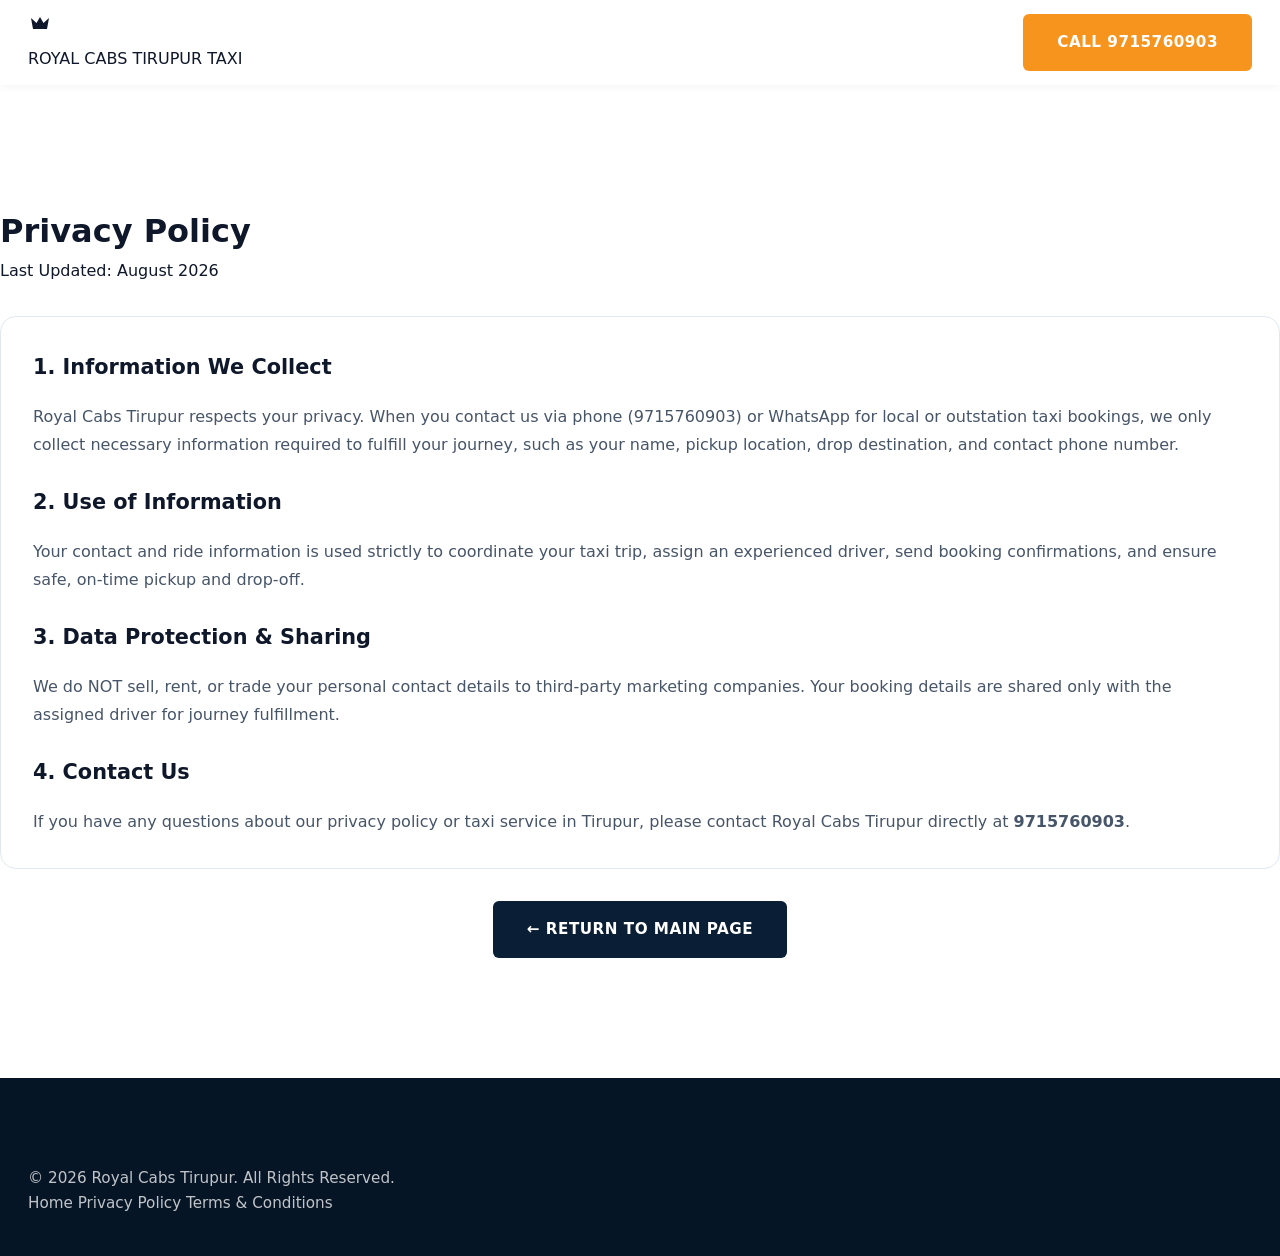
<file: privacy-policy.html>
<!DOCTYPE html>
<html lang="en">
<head>
  <meta charset="UTF-8">
  <meta name="viewport" content="width=device-width, initial-scale=1.0">
  <title>Privacy Policy | Royal Cabs Tirupur</title>
  <meta name="description" content="Privacy Policy for Royal Cabs Tirupur taxi service in Tirupur, Tamil Nadu. Learn how we protect customer information for cab bookings.">
  <link rel="stylesheet" href="assets/css/style.css">
  <link rel="canonical" href="https://royalcabstirupur.com/privacy-policy.html">
</head>
<body>
  <!-- Header -->
  <header class="header" id="siteHeader">
    <div class="container header-inner">
      <a href="index.html" class="logo-brand">
        <div class="logo-icon">
          <svg width="24" height="24" viewBox="0 0 24 24" fill="currentColor">
            <path d="M5 16L3 5L8.5 10L12 4L15.5 10L21 5L19 16H5Z"/>
          </svg>
        </div>
        <div class="logo-text">
          ROYAL <span>CABS</span>
          <span class="logo-tagline">TIRUPUR TAXI</span>
        </div>
      </a>
      <a href="tel:9715760903" class="btn btn-primary btn-sm">Call 9715760903</a>
    </div>
  </header>

  <main class="container section">
    <h1 class="section-title">Privacy Policy</h1>
    <p class="section-description" style="margin-bottom: 2rem;">Last Updated: August 2026</p>
    
    <div style="background: var(--bg-card); border: 1px solid var(--border-color); padding: 2rem; border-radius: var(--radius-lg); line-height: 1.8;">
      <h2 style="font-size: 1.3rem; color: var(--primary); margin-bottom: 1rem;">1. Information We Collect</h2>
      <p style="margin-bottom: 1.5rem; color: var(--text-muted);">Royal Cabs Tirupur respects your privacy. When you contact us via phone (9715760903) or WhatsApp for local or outstation taxi bookings, we only collect necessary information required to fulfill your journey, such as your name, pickup location, drop destination, and contact phone number.</p>

      <h2 style="font-size: 1.3rem; color: var(--primary); margin-bottom: 1rem;">2. Use of Information</h2>
      <p style="margin-bottom: 1.5rem; color: var(--text-muted);">Your contact and ride information is used strictly to coordinate your taxi trip, assign an experienced driver, send booking confirmations, and ensure safe, on-time pickup and drop-off.</p>

      <h2 style="font-size: 1.3rem; color: var(--primary); margin-bottom: 1rem;">3. Data Protection &amp; Sharing</h2>
      <p style="margin-bottom: 1.5rem; color: var(--text-muted);">We do NOT sell, rent, or trade your personal contact details to third-party marketing companies. Your booking details are shared only with the assigned driver for journey fulfillment.</p>

      <h2 style="font-size: 1.3rem; color: var(--primary); margin-bottom: 1rem;">4. Contact Us</h2>
      <p style="color: var(--text-muted);">If you have any questions about our privacy policy or taxi service in Tirupur, please contact Royal Cabs Tirupur directly at <strong>9715760903</strong>.</p>
    </div>
    
    <div style="margin-top: 2rem; text-align: center;">
      <a href="index.html" class="btn btn-secondary">&larr; Return to Main Page</a>
    </div>
  </main>

  <footer class="footer">
    <div class="container footer-bottom">
      <p>&copy; 2026 Royal Cabs Tirupur. All Rights Reserved.</p>
      <div class="footer-legal-links">
        <a href="index.html">Home</a>
        <a href="privacy-policy.html">Privacy Policy</a>
        <a href="terms.html">Terms &amp; Conditions</a>
      </div>
    </div>
  </footer>
</body>
</html>
</file>
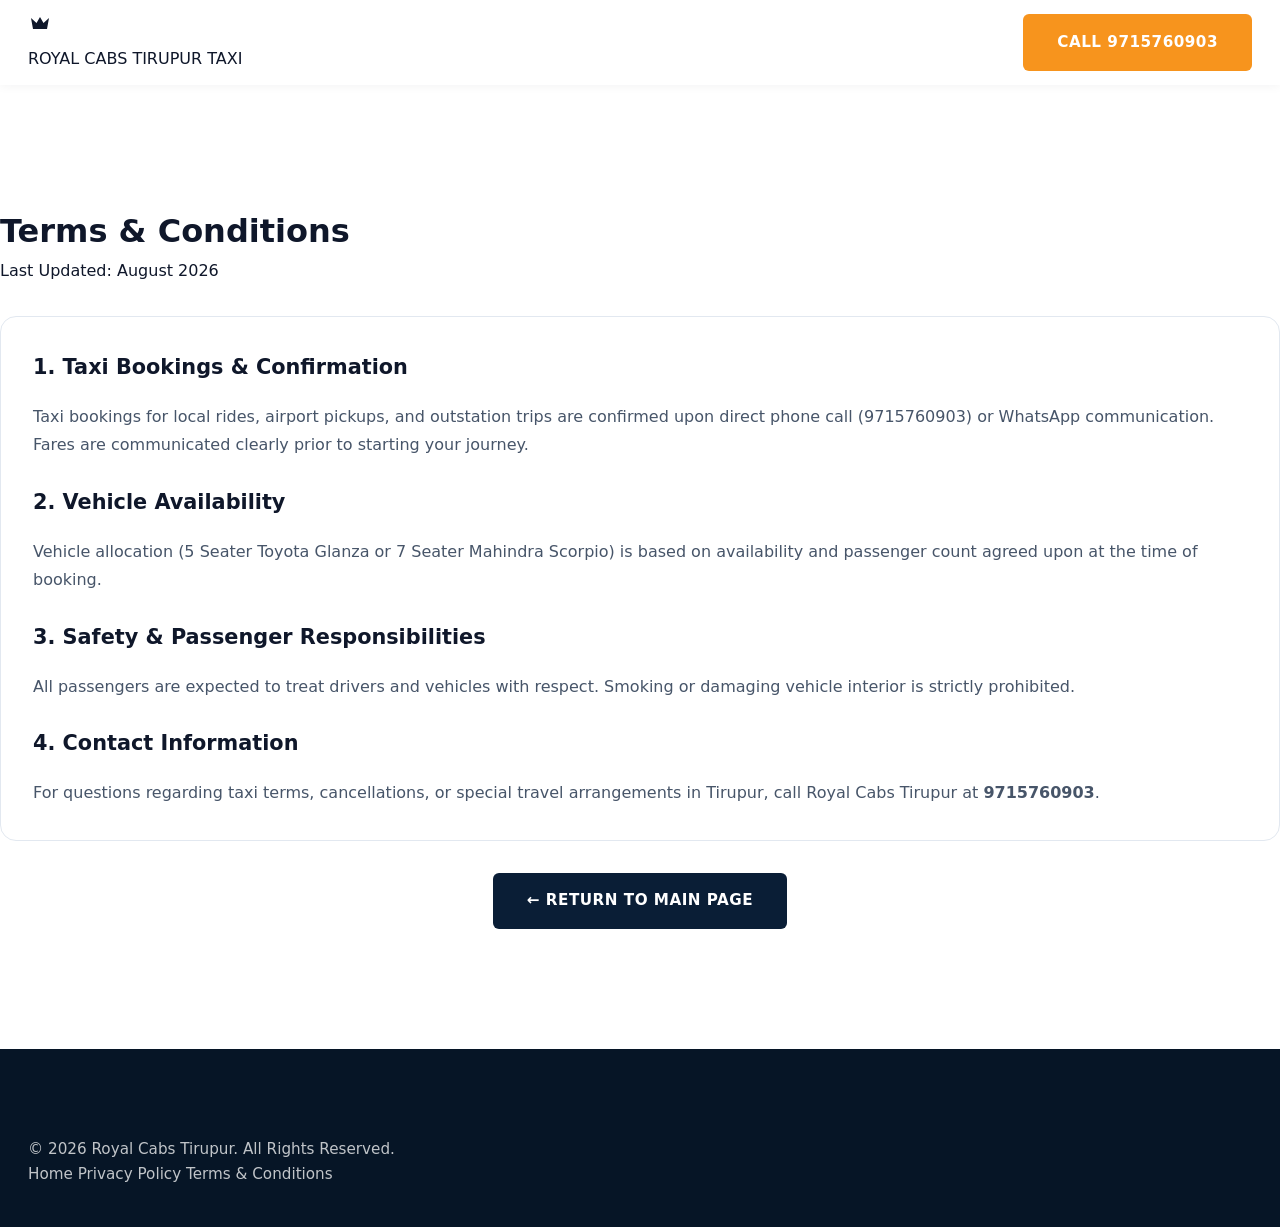
<file: terms.html>
<!DOCTYPE html>
<html lang="en">
<head>
  <meta charset="UTF-8">
  <meta name="viewport" content="width=device-width, initial-scale=1.0">
  <title>Terms &amp; Conditions | Royal Cabs Tirupur</title>
  <meta name="description" content="Terms and Conditions for Royal Cabs Tirupur local and outstation taxi service in Tirupur, Tamil Nadu.">
  <link rel="stylesheet" href="assets/css/style.css">
  <link rel="canonical" href="https://royalcabstirupur.com/terms.html">
</head>
<body>
  <header class="header" id="siteHeader">
    <div class="container header-inner">
      <a href="index.html" class="logo-brand">
        <div class="logo-icon">
          <svg width="24" height="24" viewBox="0 0 24 24" fill="currentColor">
            <path d="M5 16L3 5L8.5 10L12 4L15.5 10L21 5L19 16H5Z"/>
          </svg>
        </div>
        <div class="logo-text">
          ROYAL <span>CABS</span>
          <span class="logo-tagline">TIRUPUR TAXI</span>
        </div>
      </a>
      <a href="tel:9715760903" class="btn btn-primary btn-sm">Call 9715760903</a>
    </div>
  </header>

  <main class="container section">
    <h1 class="section-title">Terms &amp; Conditions</h1>
    <p class="section-description" style="margin-bottom: 2rem;">Last Updated: August 2026</p>
    
    <div style="background: var(--bg-card); border: 1px solid var(--border-color); padding: 2rem; border-radius: var(--radius-lg); line-height: 1.8;">
      <h2 style="font-size: 1.3rem; color: var(--primary); margin-bottom: 1rem;">1. Taxi Bookings &amp; Confirmation</h2>
      <p style="margin-bottom: 1.5rem; color: var(--text-muted);">Taxi bookings for local rides, airport pickups, and outstation trips are confirmed upon direct phone call (9715760903) or WhatsApp communication. Fares are communicated clearly prior to starting your journey.</p>

      <h2 style="font-size: 1.3rem; color: var(--primary); margin-bottom: 1rem;">2. Vehicle Availability</h2>
      <p style="margin-bottom: 1.5rem; color: var(--text-muted);">Vehicle allocation (5 Seater Toyota Glanza or 7 Seater Mahindra Scorpio) is based on availability and passenger count agreed upon at the time of booking.</p>

      <h2 style="font-size: 1.3rem; color: var(--primary); margin-bottom: 1rem;">3. Safety &amp; Passenger Responsibilities</h2>
      <p style="margin-bottom: 1.5rem; color: var(--text-muted);">All passengers are expected to treat drivers and vehicles with respect. Smoking or damaging vehicle interior is strictly prohibited.</p>

      <h2 style="font-size: 1.3rem; color: var(--primary); margin-bottom: 1rem;">4. Contact Information</h2>
      <p style="color: var(--text-muted);">For questions regarding taxi terms, cancellations, or special travel arrangements in Tirupur, call Royal Cabs Tirupur at <strong>9715760903</strong>.</p>
    </div>
    
    <div style="margin-top: 2rem; text-align: center;">
      <a href="index.html" class="btn btn-secondary">&larr; Return to Main Page</a>
    </div>
  </main>

  <footer class="footer">
    <div class="container footer-bottom">
      <p>&copy; 2026 Royal Cabs Tirupur. All Rights Reserved.</p>
      <div class="footer-legal-links">
        <a href="index.html">Home</a>
        <a href="privacy-policy.html">Privacy Policy</a>
        <a href="terms.html">Terms &amp; Conditions</a>
      </div>
    </div>
  </footer>
</body>
</html>
</file>
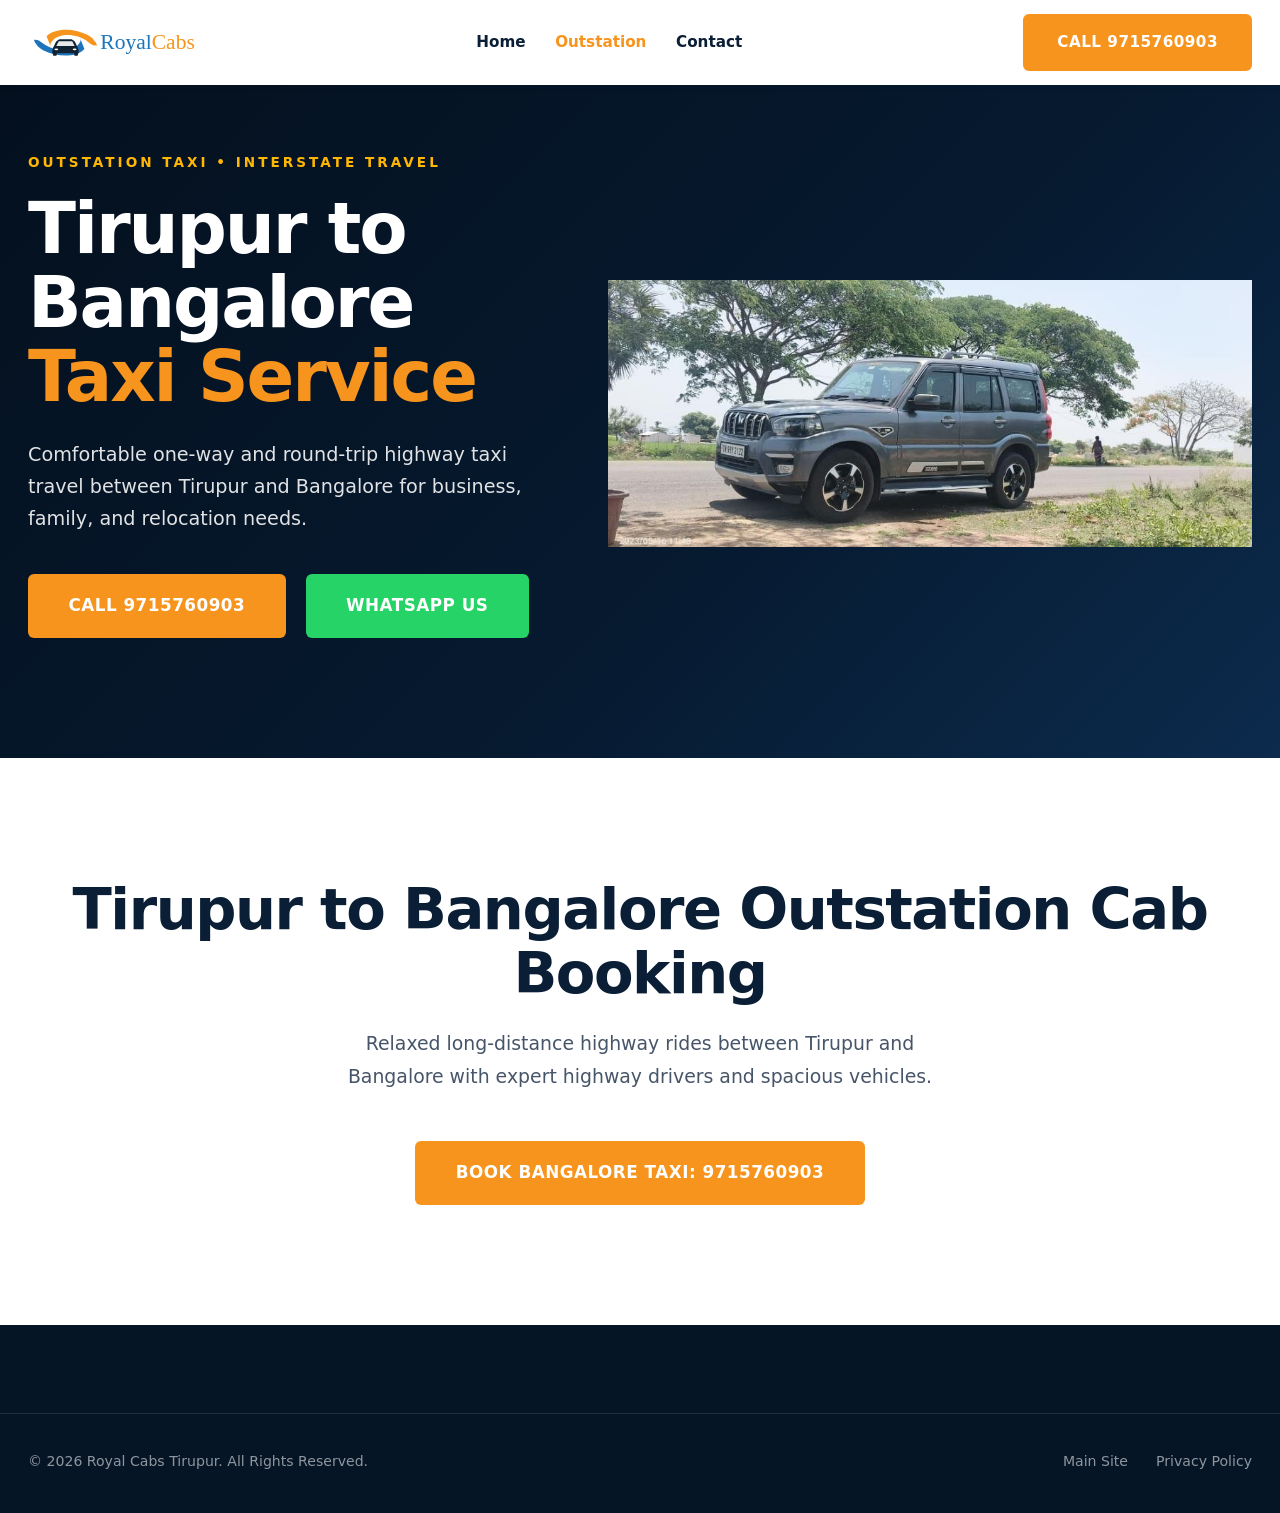
<file: outstation/bangalore-taxi.html>
<!DOCTYPE html>
<html lang="en">
<head>
  <meta charset="UTF-8">
  <meta name="viewport" content="width=device-width, initial-scale=1.0">
  <title>Tirupur to Bangalore Taxi Service | Royal Cabs Tirupur</title>
  <meta name="description" content="Book comfortable Tirupur to Bangalore taxi with Royal Cabs. One-way & round-trip highway travel with clean vehicles & experienced drivers. Call 9715760903.">
  <link rel="canonical" href="https://royalcabstirupur.com/outstation/bangalore-taxi.html">
  <link rel="stylesheet" href="../assets/css/style.css">
</head>
<body>
  <header class="header" id="siteHeader">
    <div class="container header-inner">
      <a href="../index.html" class="brand-logo">
        <img src="../assets/images/logo.svg" alt="Royal Cabs Tirupur Logo" width="220" height="55">
      </a>
      <nav class="nav-menu">
        <a href="../index.html#home" class="nav-link">Home</a>
        <a href="../index.html#destinations" class="nav-link active">Outstation</a>
        <a href="../index.html#contact" class="nav-link">Contact</a>
      </nav>
      <div class="header-actions">
        <a href="tel:9715760903" class="btn btn-primary">Call 9715760903</a>
      </div>
    </div>
  </header>

  <main>
    <section class="hero-editorial" style="padding: 4rem 0 5rem 0;">
      <div class="container">
        <div class="hero-editorial-grid">
          <div>
            <span class="hero-brand-tag">OUTSTATION TAXI • INTERSTATE TRAVEL</span>
            <h1 class="hero-main-title">Tirupur to Bangalore <span>Taxi Service</span></h1>
            <p class="hero-description">
              Comfortable one-way and round-trip highway taxi travel between Tirupur and Bangalore for business, family, and relocation needs.
            </p>
            <div class="hero-cta-group">
              <a href="tel:9715760903" class="btn btn-primary btn-lg">Call 9715760903</a>
              <a href="https://wa.me/919715760903" class="btn btn-whatsapp btn-lg" target="_blank" rel="noopener">WhatsApp Us</a>
            </div>
          </div>
          <div class="hero-showcase">
            <img src="../assets/images/scorpio-side-day.jpg" alt="Royal Cabs Mahindra Scorpio SUV for Bangalore Trip" class="hero-car-img" width="600" height="400">
          </div>
        </div>
      </div>
    </section>

    <section class="section">
      <div class="container" style="text-align: center;">
        <h2 class="editorial-title">Tirupur to Bangalore Outstation Cab Booking</h2>
        <p class="editorial-lead" style="margin: 0 auto 3rem auto;">
          Relaxed long-distance highway rides between Tirupur and Bangalore with expert highway drivers and spacious vehicles.
        </p>
        <a href="tel:9715760903" class="btn btn-primary btn-lg">Book Bangalore Taxi: 9715760903</a>
      </div>
    </section>
  </main>

  <footer class="footer">
    <div class="container footer-copyright-bar">
      <p>&copy; 2026 Royal Cabs Tirupur. All Rights Reserved.</p>
      <div class="footer-legal-menu">
        <a href="../index.html">Main Site</a>
        <a href="../privacy-policy.html">Privacy Policy</a>
      </div>
    </div>
  </footer>
</body>
</html>
</file>
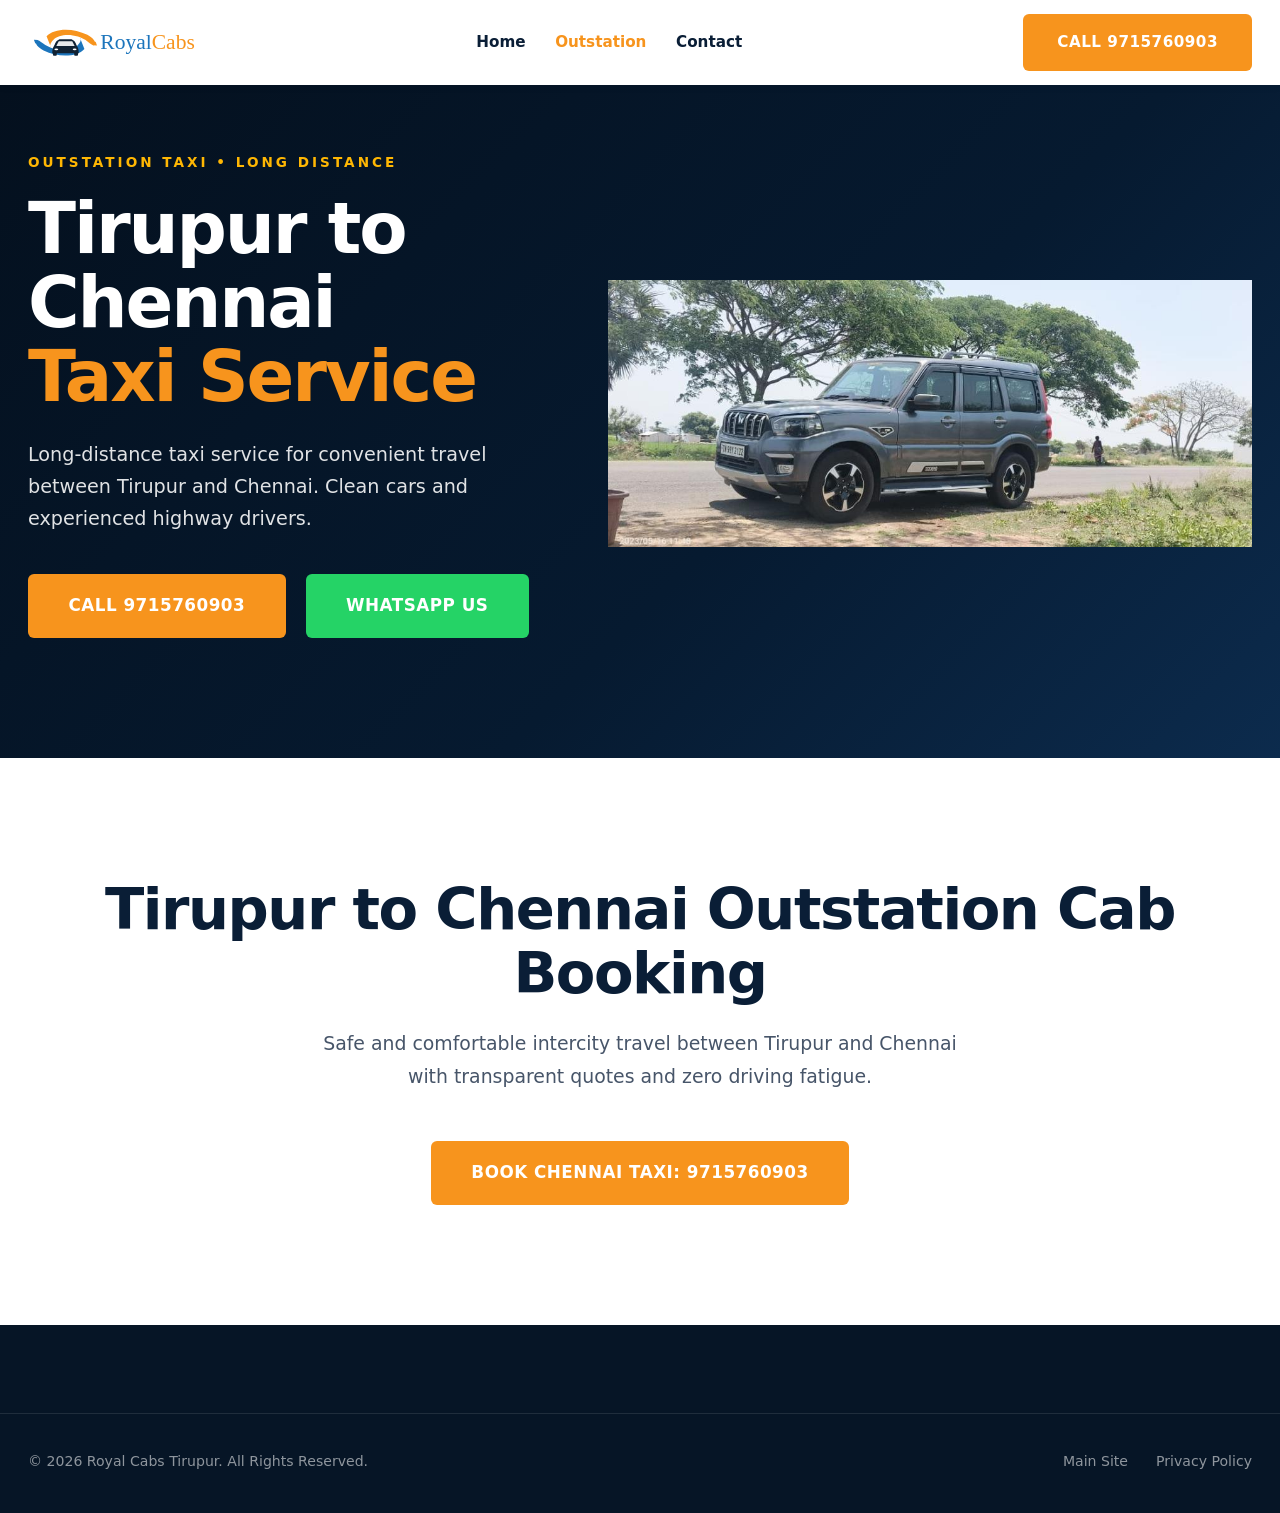
<file: outstation/chennai-taxi.html>
<!DOCTYPE html>
<html lang="en">
<head>
  <meta charset="UTF-8">
  <meta name="viewport" content="width=device-width, initial-scale=1.0">
  <title>Tirupur to Chennai Taxi Service | Royal Cabs Tirupur</title>
  <meta name="description" content="Book comfortable Tirupur to Chennai taxi with Royal Cabs. One-way & round trip long-distance highway cab booking. Call 9715760903.">
  <link rel="canonical" href="https://royalcabstirupur.com/outstation/chennai-taxi.html">
  <link rel="stylesheet" href="../assets/css/style.css">
</head>
<body>
  <header class="header" id="siteHeader">
    <div class="container header-inner">
      <a href="../index.html" class="brand-logo">
        <img src="../assets/images/logo.svg" alt="Royal Cabs Tirupur Logo" width="220" height="55">
      </a>
      <nav class="nav-menu">
        <a href="../index.html#home" class="nav-link">Home</a>
        <a href="../index.html#destinations" class="nav-link active">Outstation</a>
        <a href="../index.html#contact" class="nav-link">Contact</a>
      </nav>
      <div class="header-actions">
        <a href="tel:9715760903" class="btn btn-primary">Call 9715760903</a>
      </div>
    </div>
  </header>

  <main>
    <section class="hero-editorial" style="padding: 4rem 0 5rem 0;">
      <div class="container">
        <div class="hero-editorial-grid">
          <div>
            <span class="hero-brand-tag">OUTSTATION TAXI • LONG DISTANCE</span>
            <h1 class="hero-main-title">Tirupur to Chennai <span>Taxi Service</span></h1>
            <p class="hero-description">
              Long-distance taxi service for convenient travel between Tirupur and Chennai. Clean cars and experienced highway drivers.
            </p>
            <div class="hero-cta-group">
              <a href="tel:9715760903" class="btn btn-primary btn-lg">Call 9715760903</a>
              <a href="https://wa.me/919715760903" class="btn btn-whatsapp btn-lg" target="_blank" rel="noopener">WhatsApp Us</a>
            </div>
          </div>
          <div class="hero-showcase">
            <img src="../assets/images/scorpio-side-day.jpg" alt="Royal Cabs Mahindra Scorpio SUV for Chennai Trip" class="hero-car-img" width="600" height="400">
          </div>
        </div>
      </div>
    </section>

    <section class="section">
      <div class="container" style="text-align: center;">
        <h2 class="editorial-title">Tirupur to Chennai Outstation Cab Booking</h2>
        <p class="editorial-lead" style="margin: 0 auto 3rem auto;">
          Safe and comfortable intercity travel between Tirupur and Chennai with transparent quotes and zero driving fatigue.
        </p>
        <a href="tel:9715760903" class="btn btn-primary btn-lg">Book Chennai Taxi: 9715760903</a>
      </div>
    </section>
  </main>

  <footer class="footer">
    <div class="container footer-copyright-bar">
      <p>&copy; 2026 Royal Cabs Tirupur. All Rights Reserved.</p>
      <div class="footer-legal-menu">
        <a href="../index.html">Main Site</a>
        <a href="../privacy-policy.html">Privacy Policy</a>
      </div>
    </div>
  </footer>
</body>
</html>
</file>
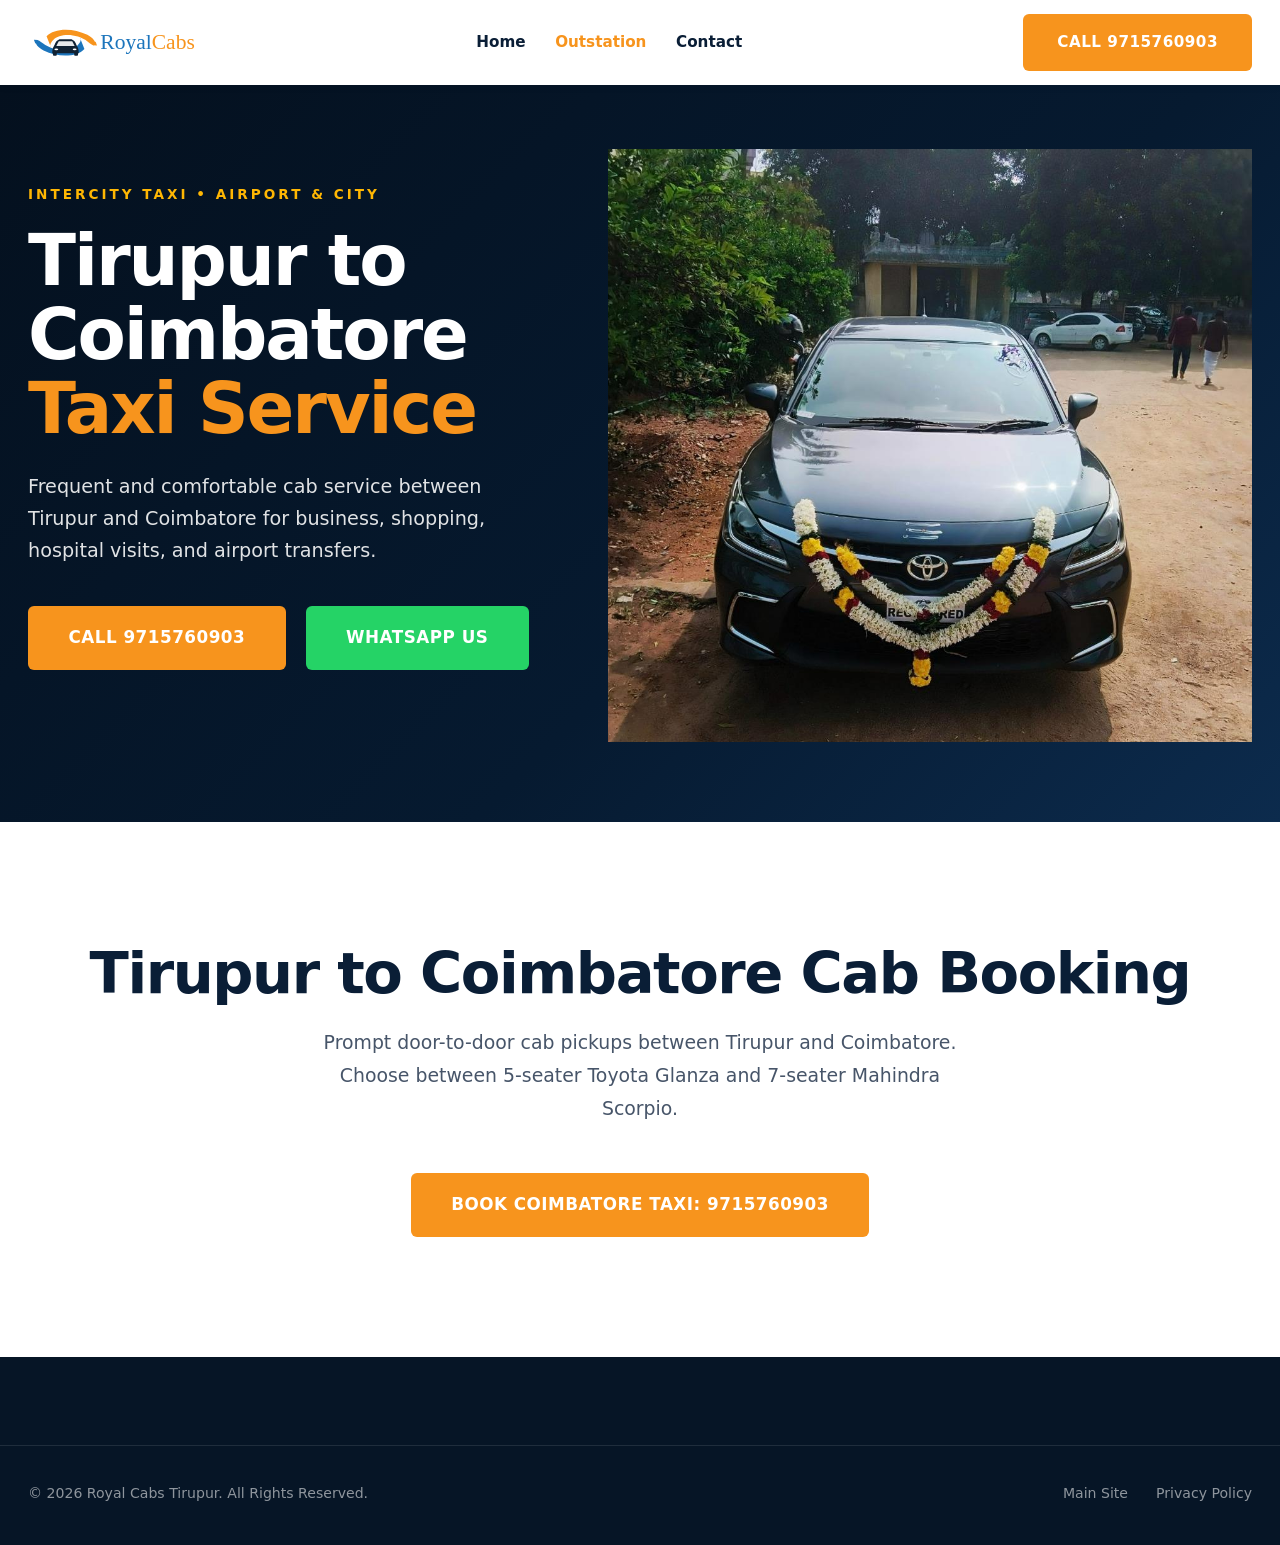
<file: outstation/coimbatore-taxi.html>
<!DOCTYPE html>
<html lang="en">
<head>
  <meta charset="UTF-8">
  <meta name="viewport" content="width=device-width, initial-scale=1.0">
  <title>Tirupur to Coimbatore Taxi Service | Royal Cabs Tirupur</title>
  <meta name="description" content="Book fast & comfortable Tirupur to Coimbatore taxi with Royal Cabs. Clean cars, one-way & round trip airport/city cab booking. Call 9715760903.">
  <link rel="canonical" href="https://royalcabstirupur.com/outstation/coimbatore-taxi.html">
  <link rel="stylesheet" href="../assets/css/style.css">
</head>
<body>
  <header class="header" id="siteHeader">
    <div class="container header-inner">
      <a href="../index.html" class="brand-logo">
        <img src="../assets/images/logo.svg" alt="Royal Cabs Tirupur Logo" width="220" height="55">
      </a>
      <nav class="nav-menu">
        <a href="../index.html#home" class="nav-link">Home</a>
        <a href="../index.html#destinations" class="nav-link active">Outstation</a>
        <a href="../index.html#contact" class="nav-link">Contact</a>
      </nav>
      <div class="header-actions">
        <a href="tel:9715760903" class="btn btn-primary">Call 9715760903</a>
      </div>
    </div>
  </header>

  <main>
    <section class="hero-editorial" style="padding: 4rem 0 5rem 0;">
      <div class="container">
        <div class="hero-editorial-grid">
          <div>
            <span class="hero-brand-tag">INTERCITY TAXI • AIRPORT & CITY</span>
            <h1 class="hero-main-title">Tirupur to Coimbatore <span>Taxi Service</span></h1>
            <p class="hero-description">
              Frequent and comfortable cab service between Tirupur and Coimbatore for business, shopping, hospital visits, and airport transfers.
            </p>
            <div class="hero-cta-group">
              <a href="tel:9715760903" class="btn btn-primary btn-lg">Call 9715760903</a>
              <a href="https://wa.me/919715760903" class="btn btn-whatsapp btn-lg" target="_blank" rel="noopener">WhatsApp Us</a>
            </div>
          </div>
          <div class="hero-showcase">
            <img src="../assets/images/glanza-front.jpg" alt="Royal Cabs Toyota Glanza for Coimbatore Trip" class="hero-car-img" width="600" height="400">
          </div>
        </div>
      </div>
    </section>

    <section class="section">
      <div class="container" style="text-align: center;">
        <h2 class="editorial-title">Tirupur to Coimbatore Cab Booking</h2>
        <p class="editorial-lead" style="margin: 0 auto 3rem auto;">
          Prompt door-to-door cab pickups between Tirupur and Coimbatore. Choose between 5-seater Toyota Glanza and 7-seater Mahindra Scorpio.
        </p>
        <a href="tel:9715760903" class="btn btn-primary btn-lg">Book Coimbatore Taxi: 9715760903</a>
      </div>
    </section>
  </main>

  <footer class="footer">
    <div class="container footer-copyright-bar">
      <p>&copy; 2026 Royal Cabs Tirupur. All Rights Reserved.</p>
      <div class="footer-legal-menu">
        <a href="../index.html">Main Site</a>
        <a href="../privacy-policy.html">Privacy Policy</a>
      </div>
    </div>
  </footer>
</body>
</html>
</file>
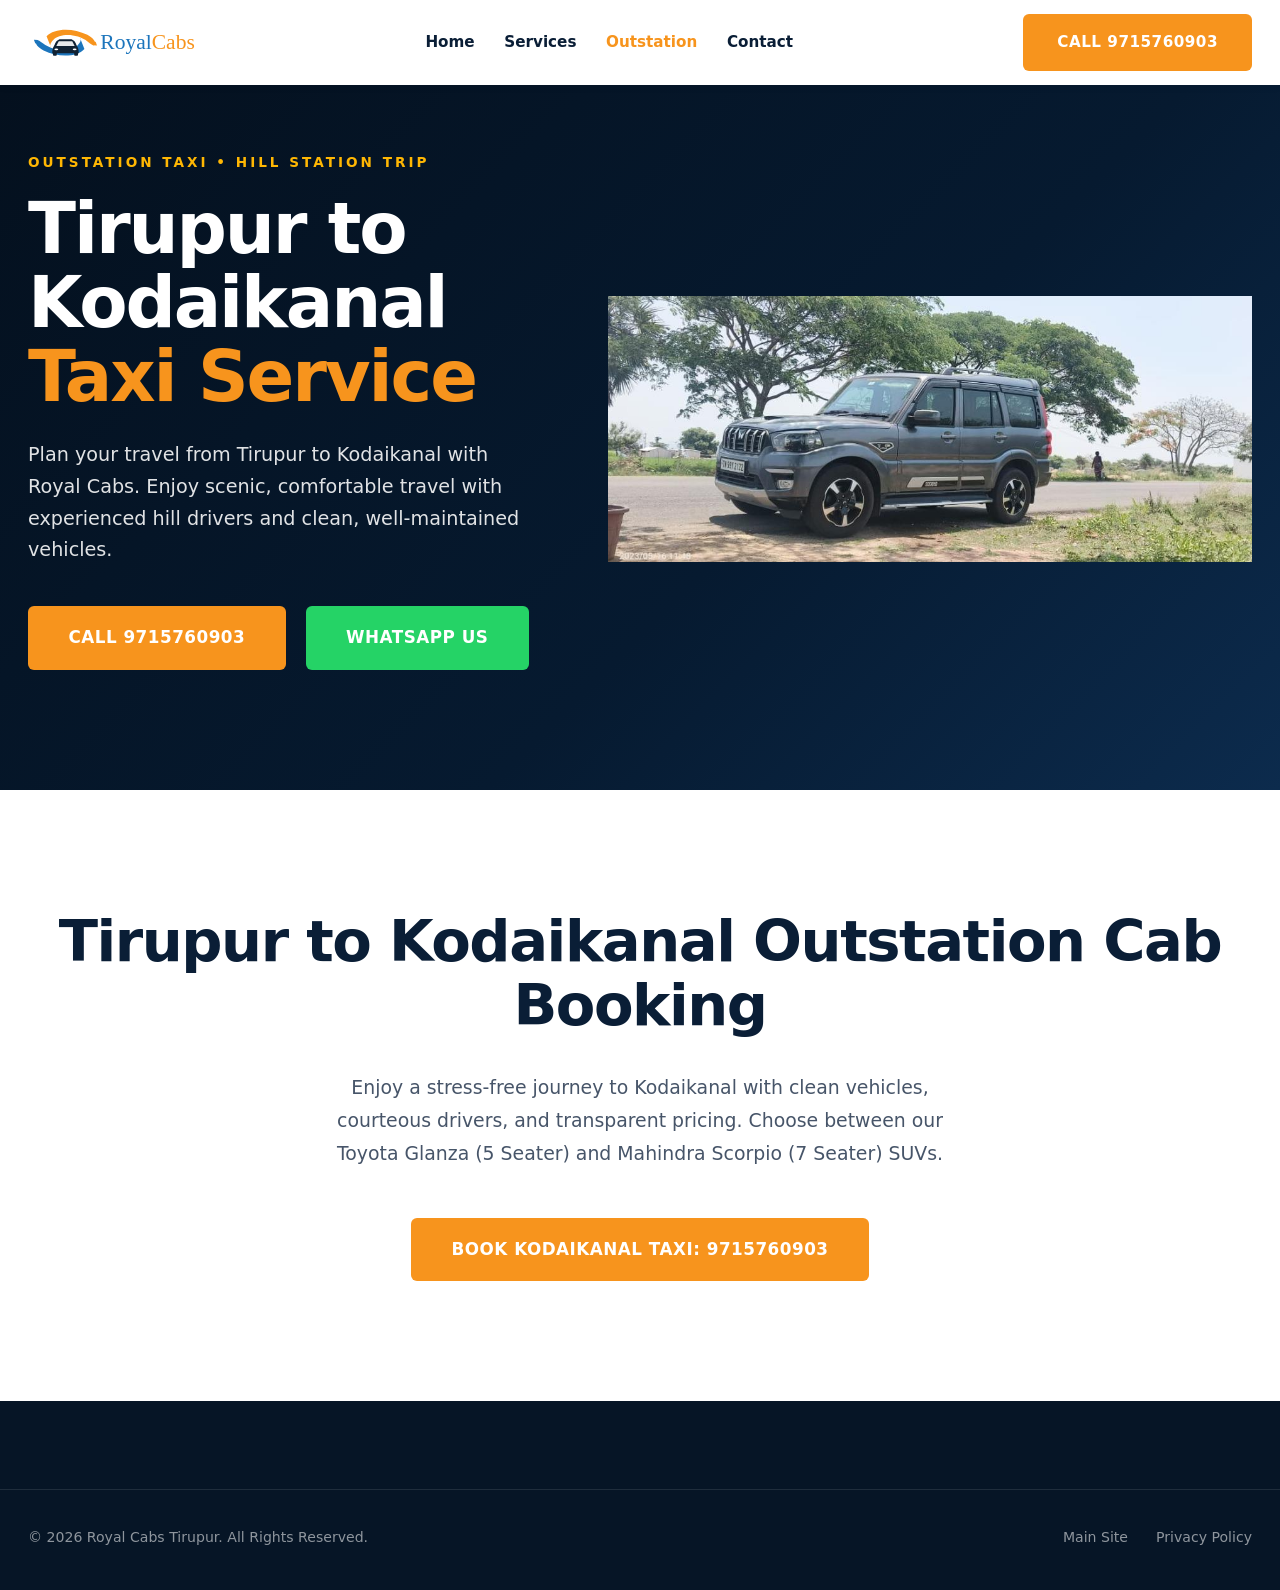
<file: outstation/kodaikanal-taxi.html>
<!DOCTYPE html>
<html lang="en">
<head>
  <meta charset="UTF-8">
  <meta name="viewport" content="width=device-width, initial-scale=1.0">
  <title>Tirupur to Kodaikanal Taxi Service | Royal Cabs Tirupur</title>
  <meta name="description" content="Book reliable Tirupur to Kodaikanal taxi with Royal Cabs. Clean cars, experienced drivers, round-trip & one-way family hill trips. Call 9715760903.">
  <link rel="canonical" href="https://royalcabstirupur.com/outstation/kodaikanal-taxi.html">
  <link rel="stylesheet" href="../assets/css/style.css">
</head>
<body>
  <header class="header" id="siteHeader">
    <div class="container header-inner">
      <a href="../index.html" class="brand-logo">
        <img src="../assets/images/logo.svg" alt="Royal Cabs Tirupur Logo" width="220" height="55">
      </a>
      <nav class="nav-menu">
        <a href="../index.html#home" class="nav-link">Home</a>
        <a href="../index.html#services" class="nav-link">Services</a>
        <a href="../index.html#destinations" class="nav-link active">Outstation</a>
        <a href="../index.html#contact" class="nav-link">Contact</a>
      </nav>
      <div class="header-actions">
        <a href="tel:9715760903" class="btn btn-primary">Call 9715760903</a>
      </div>
    </div>
  </header>

  <main>
    <section class="hero-editorial" style="padding: 4rem 0 5rem 0;">
      <div class="container">
        <div class="hero-editorial-grid">
          <div>
            <span class="hero-brand-tag">OUTSTATION TAXI • HILL STATION TRIP</span>
            <h1 class="hero-main-title">Tirupur to Kodaikanal <span>Taxi Service</span></h1>
            <p class="hero-description">
              Plan your travel from Tirupur to Kodaikanal with Royal Cabs. Enjoy scenic, comfortable travel with experienced hill drivers and clean, well-maintained vehicles.
            </p>
            <div class="hero-cta-group">
              <a href="tel:9715760903" class="btn btn-primary btn-lg">Call 9715760903</a>
              <a href="https://wa.me/919715760903" class="btn btn-whatsapp btn-lg" target="_blank" rel="noopener">WhatsApp Us</a>
            </div>
          </div>
          <div class="hero-showcase">
            <img src="../assets/images/scorpio-side-day.jpg" alt="Royal Cabs Mahindra Scorpio SUV for Kodaikanal Trip" class="hero-car-img" width="600" height="400">
          </div>
        </div>
      </div>
    </section>

    <section class="section">
      <div class="container">
        <h2 class="editorial-title" style="text-align: center; margin-bottom: 2rem;">Tirupur to Kodaikanal Outstation Cab Booking</h2>
        <p class="editorial-lead" style="margin: 0 auto 3rem auto; text-align: center;">
          Enjoy a stress-free journey to Kodaikanal with clean vehicles, courteous drivers, and transparent pricing. Choose between our Toyota Glanza (5 Seater) and Mahindra Scorpio (7 Seater) SUVs.
        </p>

        <div style="text-align: center;">
          <a href="tel:9715760903" class="btn btn-primary btn-lg">Book Kodaikanal Taxi: 9715760903</a>
        </div>
      </div>
    </section>
  </main>

  <footer class="footer">
    <div class="container footer-copyright-bar">
      <p>&copy; 2026 Royal Cabs Tirupur. All Rights Reserved.</p>
      <div class="footer-legal-menu">
        <a href="../index.html">Main Site</a>
        <a href="../privacy-policy.html">Privacy Policy</a>
      </div>
    </div>
  </footer>
</body>
</html>
</file>
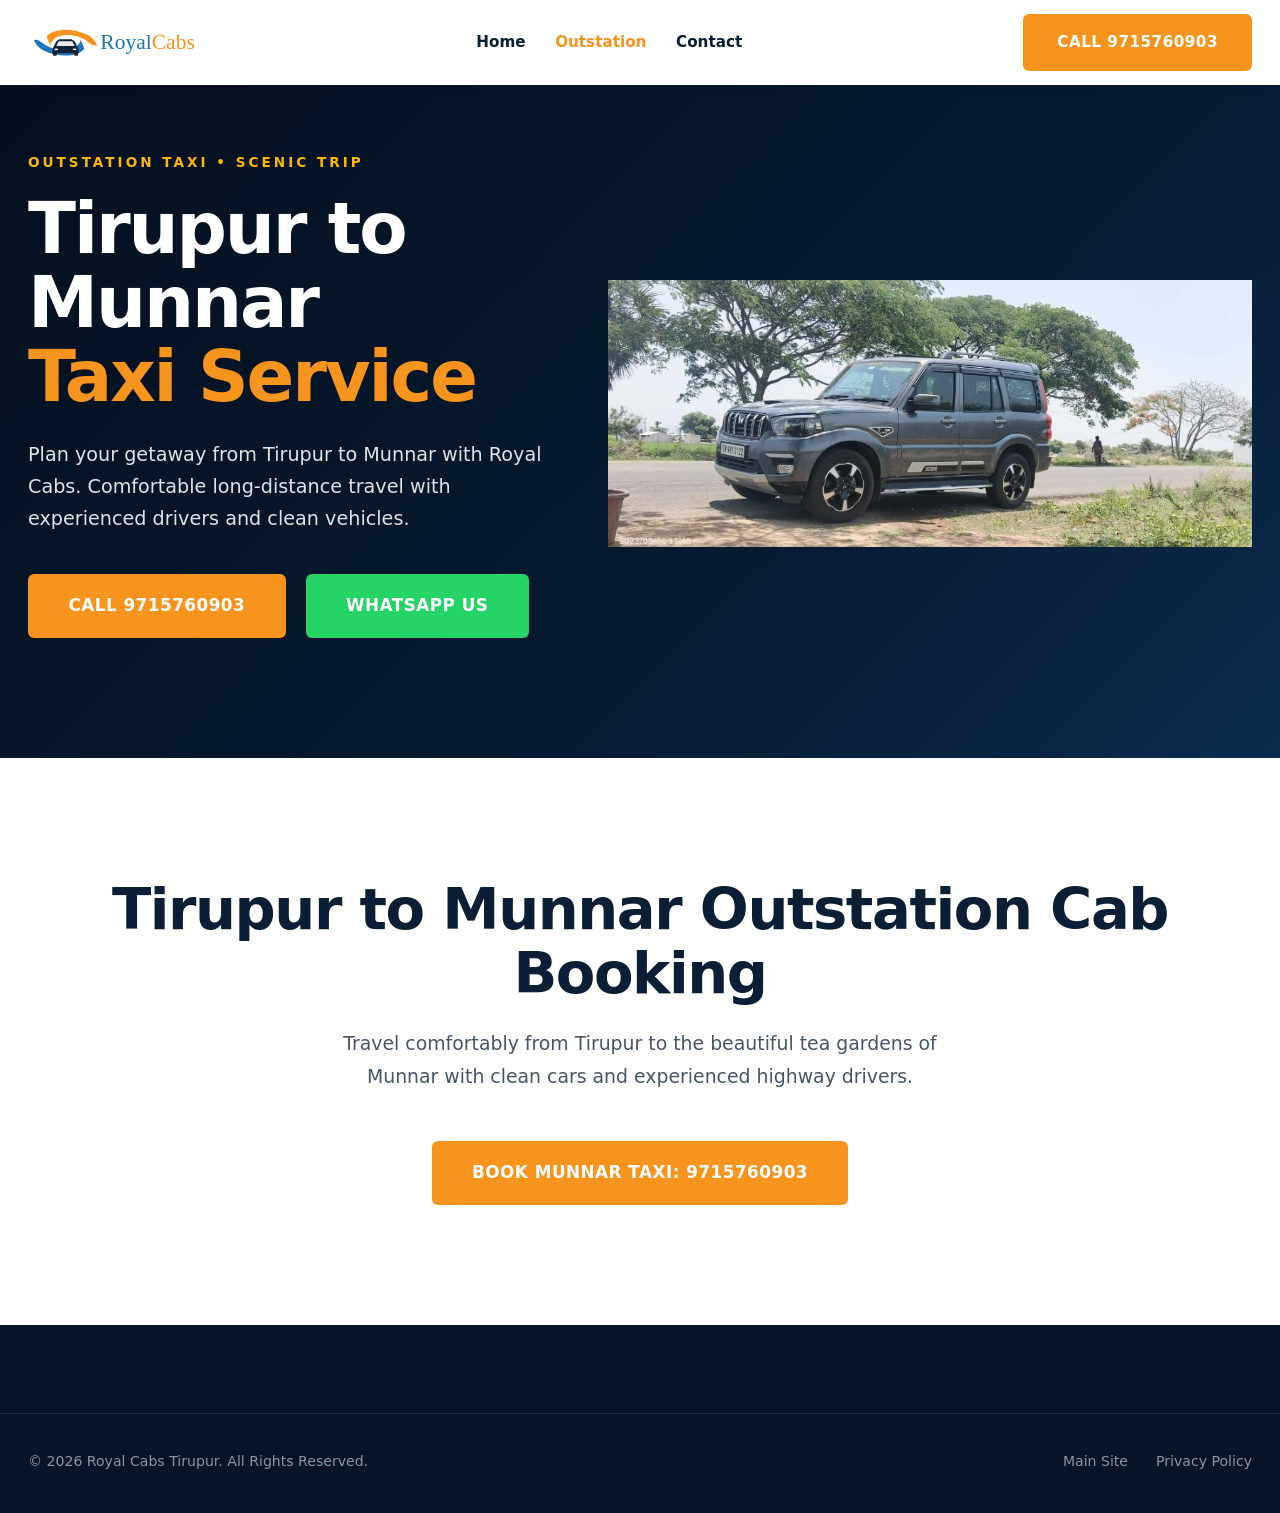
<file: outstation/munnar-taxi.html>
<!DOCTYPE html>
<html lang="en">
<head>
  <meta charset="UTF-8">
  <meta name="viewport" content="width=device-width, initial-scale=1.0">
  <title>Tirupur to Munnar Taxi Service | Royal Cabs Tirupur</title>
  <meta name="description" content="Book comfortable Tirupur to Munnar taxi with Royal Cabs. Experienced drivers, clean vehicles, family outstation getaway cab booking. Call 9715760903.">
  <link rel="canonical" href="https://royalcabstirupur.com/outstation/munnar-taxi.html">
  <link rel="stylesheet" href="../assets/css/style.css">
</head>
<body>
  <header class="header" id="siteHeader">
    <div class="container header-inner">
      <a href="../index.html" class="brand-logo">
        <img src="../assets/images/logo.svg" alt="Royal Cabs Tirupur Logo" width="220" height="55">
      </a>
      <nav class="nav-menu">
        <a href="../index.html#home" class="nav-link">Home</a>
        <a href="../index.html#destinations" class="nav-link active">Outstation</a>
        <a href="../index.html#contact" class="nav-link">Contact</a>
      </nav>
      <div class="header-actions">
        <a href="tel:9715760903" class="btn btn-primary">Call 9715760903</a>
      </div>
    </div>
  </header>

  <main>
    <section class="hero-editorial" style="padding: 4rem 0 5rem 0;">
      <div class="container">
        <div class="hero-editorial-grid">
          <div>
            <span class="hero-brand-tag">OUTSTATION TAXI • SCENIC TRIP</span>
            <h1 class="hero-main-title">Tirupur to Munnar <span>Taxi Service</span></h1>
            <p class="hero-description">
              Plan your getaway from Tirupur to Munnar with Royal Cabs. Comfortable long-distance travel with experienced drivers and clean vehicles.
            </p>
            <div class="hero-cta-group">
              <a href="tel:9715760903" class="btn btn-primary btn-lg">Call 9715760903</a>
              <a href="https://wa.me/919715760903" class="btn btn-whatsapp btn-lg" target="_blank" rel="noopener">WhatsApp Us</a>
            </div>
          </div>
          <div class="hero-showcase">
            <img src="../assets/images/scorpio-side-day.jpg" alt="Royal Cabs Mahindra Scorpio SUV for Munnar Trip" class="hero-car-img" width="600" height="400">
          </div>
        </div>
      </div>
    </section>

    <section class="section">
      <div class="container" style="text-align: center;">
        <h2 class="editorial-title">Tirupur to Munnar Outstation Cab Booking</h2>
        <p class="editorial-lead" style="margin: 0 auto 3rem auto;">
          Travel comfortably from Tirupur to the beautiful tea gardens of Munnar with clean cars and experienced highway drivers.
        </p>
        <a href="tel:9715760903" class="btn btn-primary btn-lg">Book Munnar Taxi: 9715760903</a>
      </div>
    </section>
  </main>

  <footer class="footer">
    <div class="container footer-copyright-bar">
      <p>&copy; 2026 Royal Cabs Tirupur. All Rights Reserved.</p>
      <div class="footer-legal-menu">
        <a href="../index.html">Main Site</a>
        <a href="../privacy-policy.html">Privacy Policy</a>
      </div>
    </div>
  </footer>
</body>
</html>
</file>
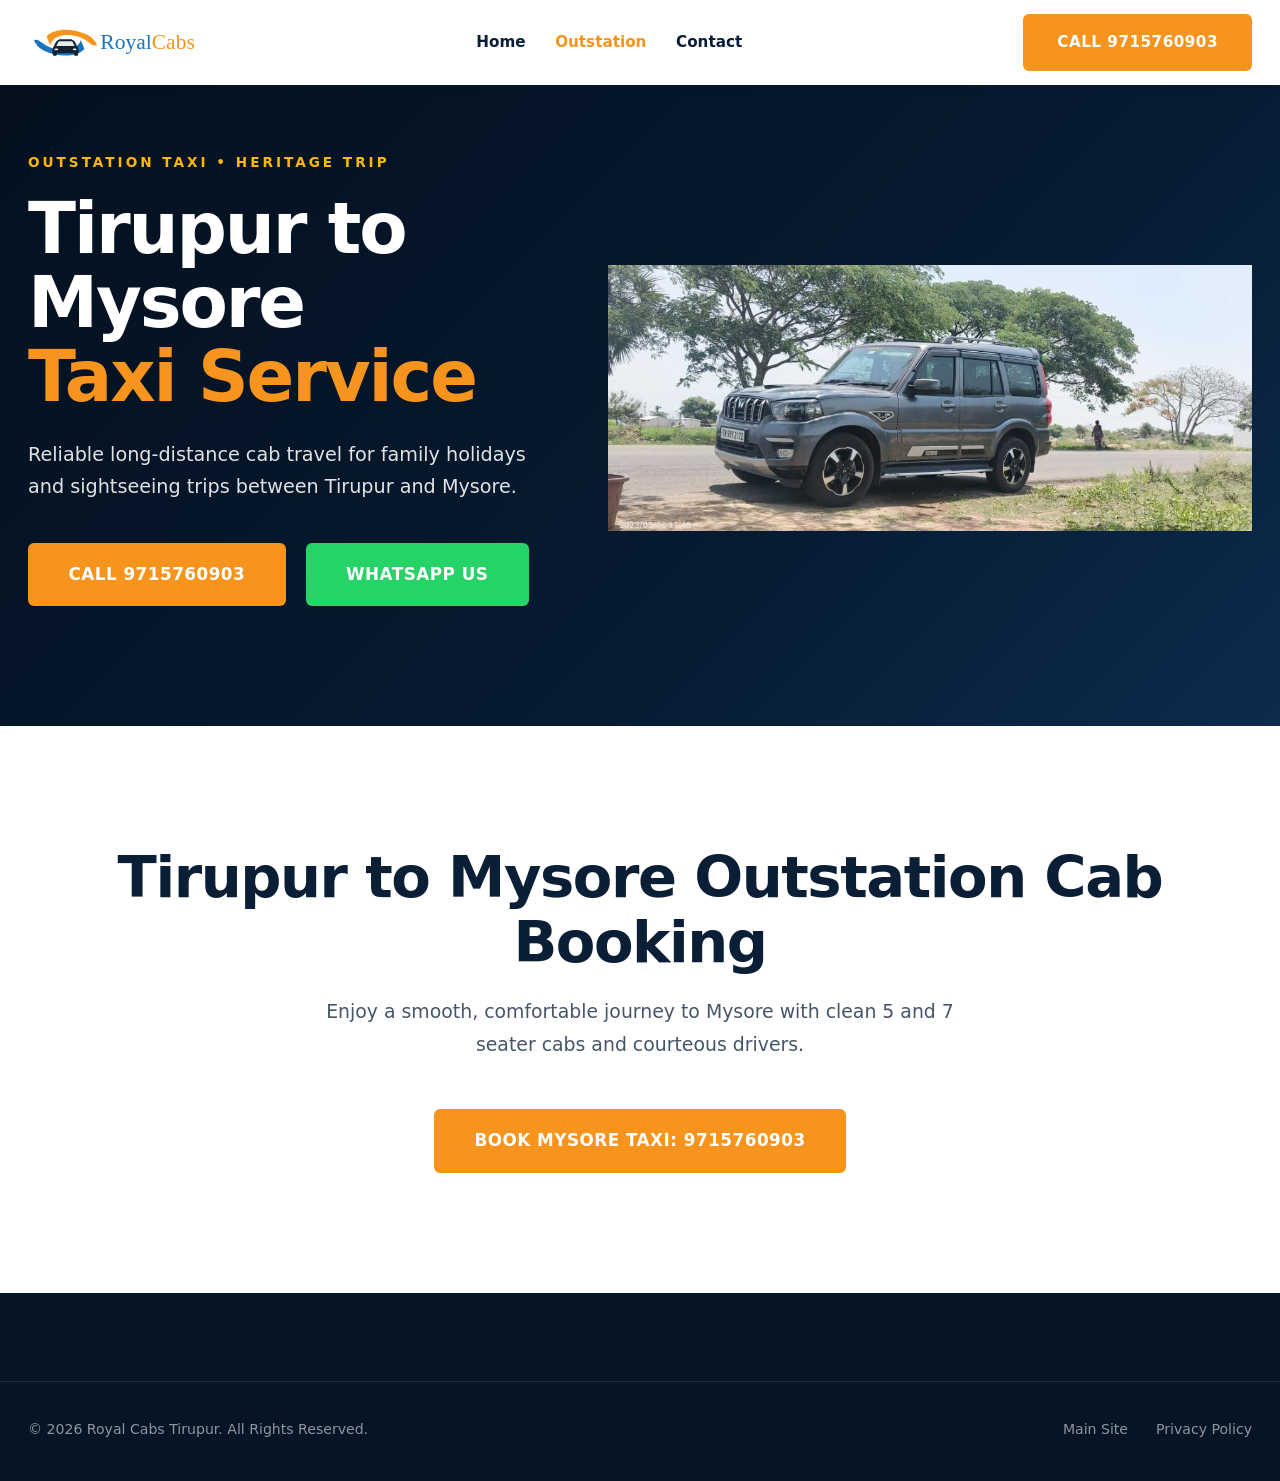
<file: outstation/mysore-taxi.html>
<!DOCTYPE html>
<html lang="en">
<head>
  <meta charset="UTF-8">
  <meta name="viewport" content="width=device-width, initial-scale=1.0">
  <title>Tirupur to Mysore Taxi Service | Royal Cabs Tirupur</title>
  <meta name="description" content="Book reliable Tirupur to Mysore taxi with Royal Cabs. Experienced drivers, clean cars, one-way & round-trip tour cab booking. Call 9715760903.">
  <link rel="canonical" href="https://royalcabstirupur.com/outstation/mysore-taxi.html">
  <link rel="stylesheet" href="../assets/css/style.css">
</head>
<body>
  <header class="header" id="siteHeader">
    <div class="container header-inner">
      <a href="../index.html" class="brand-logo">
        <img src="../assets/images/logo.svg" alt="Royal Cabs Tirupur Logo" width="220" height="55">
      </a>
      <nav class="nav-menu">
        <a href="../index.html#home" class="nav-link">Home</a>
        <a href="../index.html#destinations" class="nav-link active">Outstation</a>
        <a href="../index.html#contact" class="nav-link">Contact</a>
      </nav>
      <div class="header-actions">
        <a href="tel:9715760903" class="btn btn-primary">Call 9715760903</a>
      </div>
    </div>
  </header>

  <main>
    <section class="hero-editorial" style="padding: 4rem 0 5rem 0;">
      <div class="container">
        <div class="hero-editorial-grid">
          <div>
            <span class="hero-brand-tag">OUTSTATION TAXI • HERITAGE TRIP</span>
            <h1 class="hero-main-title">Tirupur to Mysore <span>Taxi Service</span></h1>
            <p class="hero-description">
              Reliable long-distance cab travel for family holidays and sightseeing trips between Tirupur and Mysore.
            </p>
            <div class="hero-cta-group">
              <a href="tel:9715760903" class="btn btn-primary btn-lg">Call 9715760903</a>
              <a href="https://wa.me/919715760903" class="btn btn-whatsapp btn-lg" target="_blank" rel="noopener">WhatsApp Us</a>
            </div>
          </div>
          <div class="hero-showcase">
            <img src="../assets/images/scorpio-side-day.jpg" alt="Royal Cabs Mahindra Scorpio SUV for Mysore Trip" class="hero-car-img" width="600" height="400">
          </div>
        </div>
      </div>
    </section>

    <section class="section">
      <div class="container" style="text-align: center;">
        <h2 class="editorial-title">Tirupur to Mysore Outstation Cab Booking</h2>
        <p class="editorial-lead" style="margin: 0 auto 3rem auto;">
          Enjoy a smooth, comfortable journey to Mysore with clean 5 and 7 seater cabs and courteous drivers.
        </p>
        <a href="tel:9715760903" class="btn btn-primary btn-lg">Book Mysore Taxi: 9715760903</a>
      </div>
    </section>
  </main>

  <footer class="footer">
    <div class="container footer-copyright-bar">
      <p>&copy; 2026 Royal Cabs Tirupur. All Rights Reserved.</p>
      <div class="footer-legal-menu">
        <a href="../index.html">Main Site</a>
        <a href="../privacy-policy.html">Privacy Policy</a>
      </div>
    </div>
  </footer>
</body>
</html>
</file>
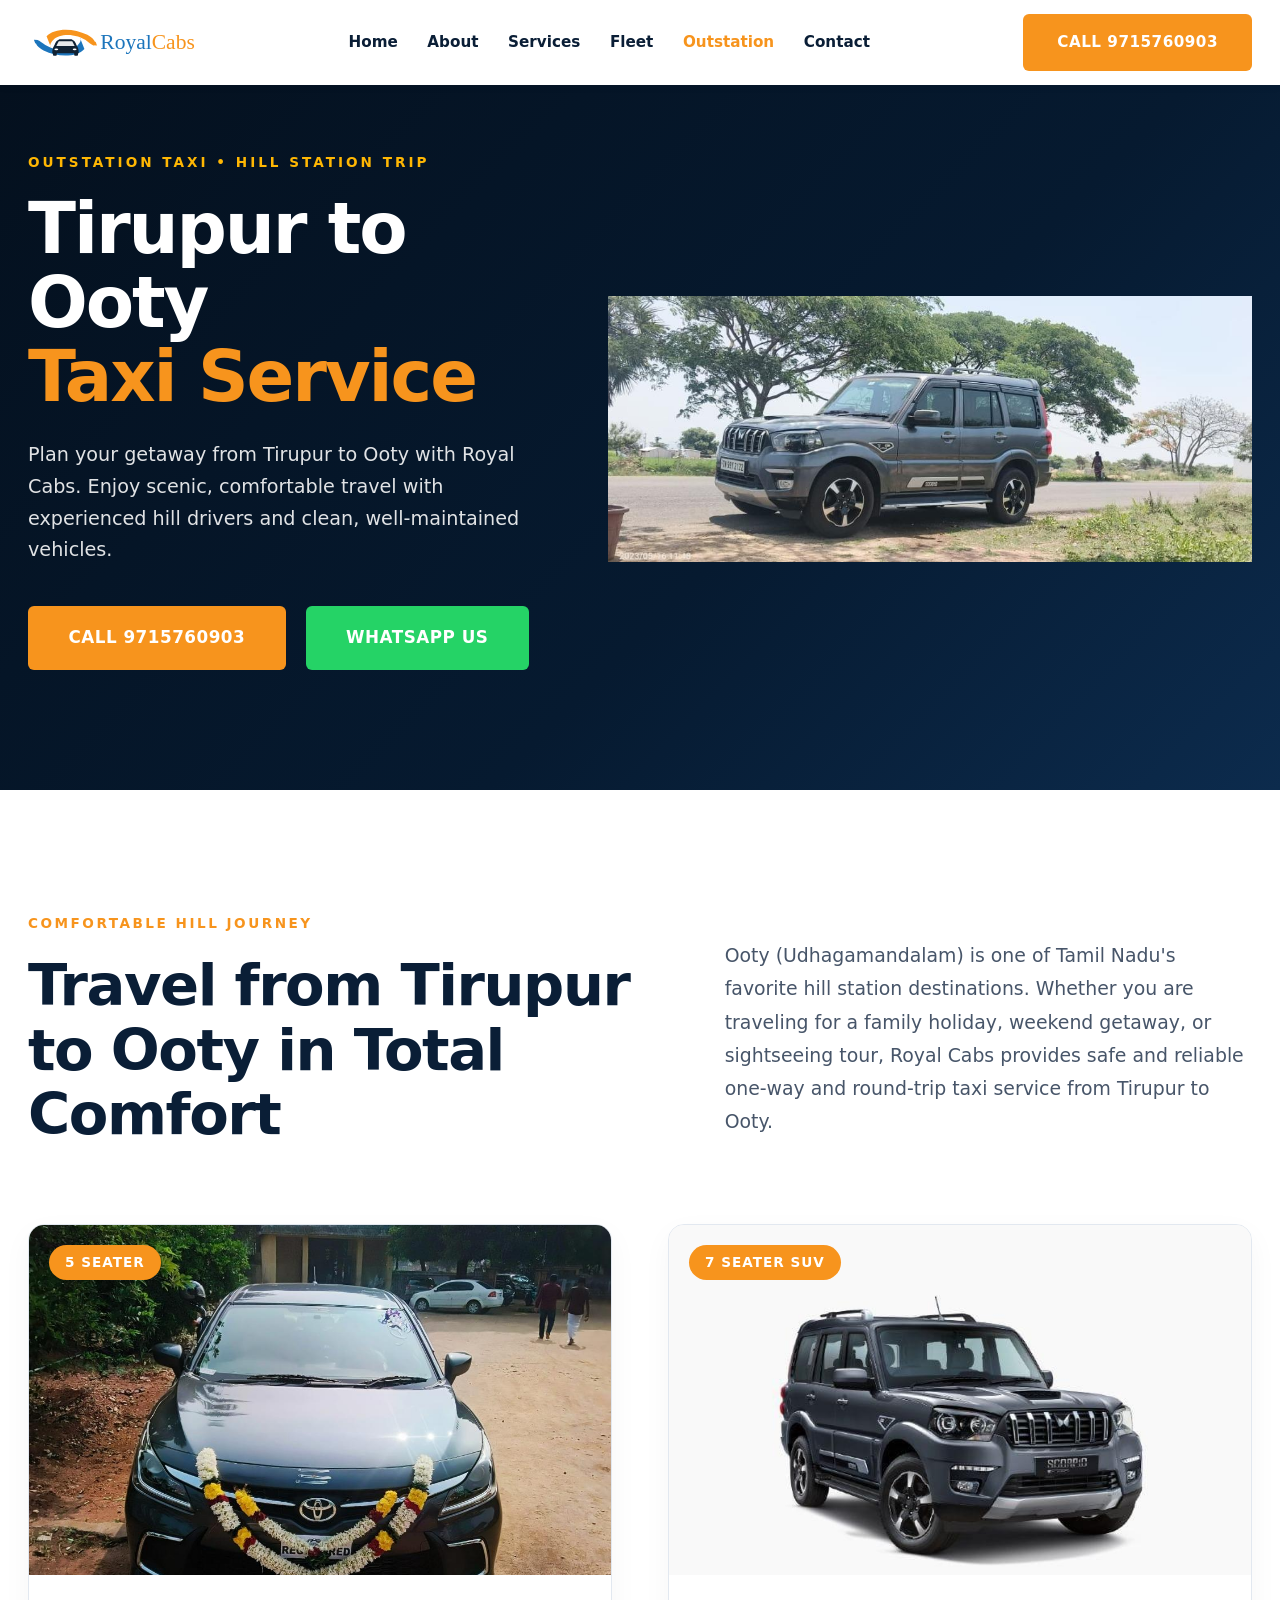
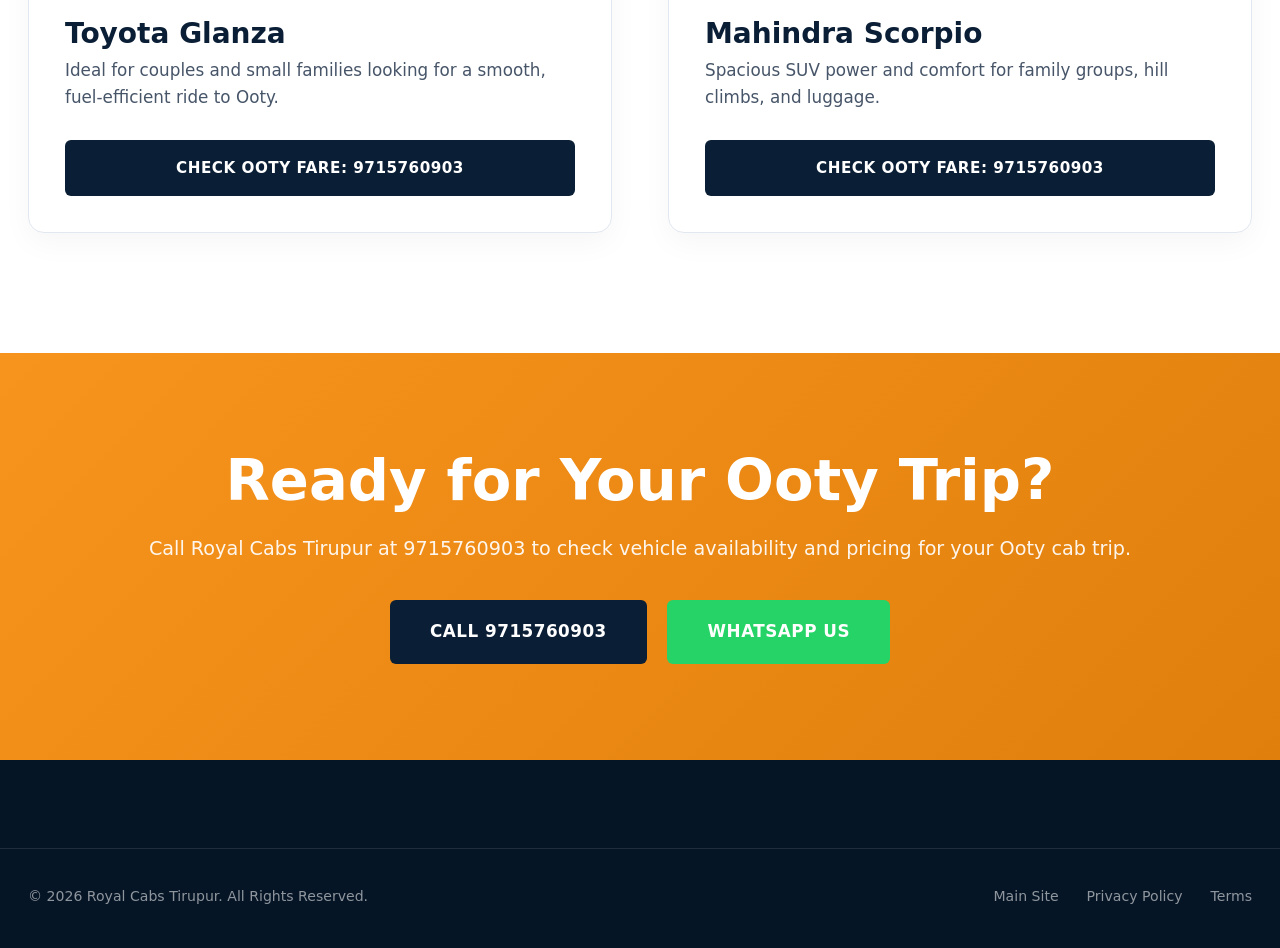
<file: outstation/ooty-taxi.html>
<!DOCTYPE html>
<html lang="en">
<head>
  <meta charset="UTF-8">
  <meta name="viewport" content="width=device-width, initial-scale=1.0">
  <title>Tirupur to Ooty Taxi Service | Royal Cabs Tirupur</title>
  <meta name="description" content="Book comfortable Tirupur to Ooty taxi with Royal Cabs. Clean cars, experienced hill drivers, one-way & round trip family holiday cab service. Call 9715760903.">
  <meta name="keywords" content="Tirupur to Ooty taxi, Tirupur to Ooty cab, Ooty taxi service Tirupur, Tirupur to Ooty outstation cab, Royal Cabs Ooty trip">
  <link rel="canonical" href="https://royalcabstirupur.com/outstation/ooty-taxi.html">
  <link rel="stylesheet" href="../assets/css/style.css">
  <script type="application/ld+json">
  {
    "@context": "https://schema.org",
    "@type": "TaxiService",
    "name": "Royal Cabs Tirupur - Ooty Taxi",
    "telephone": "+919715760903",
    "areaServed": "Tirupur to Ooty",
    "description": "Premium taxi service from Tirupur to Ooty hill station with 5-seater Toyota Glanza and 7-seater Mahindra Scorpio SUVs."
  }
  </script>
</head>
<body>
  <!-- Utility & Navigation Header -->
  <header class="header" id="siteHeader">
    <div class="container header-inner">
      <a href="../index.html" class="brand-logo">
        <img src="../assets/images/logo.svg" alt="Royal Cabs Tirupur Logo" width="220" height="55">
      </a>
      <nav class="nav-menu" id="navMenu">
        <a href="../index.html#home" class="nav-link">Home</a>
        <a href="../index.html#about" class="nav-link">About</a>
        <a href="../index.html#services" class="nav-link">Services</a>
        <a href="../index.html#fleet" class="nav-link">Fleet</a>
        <a href="../index.html#destinations" class="nav-link active">Outstation</a>
        <a href="../index.html#contact" class="nav-link">Contact</a>
      </nav>
      <div class="header-actions">
        <a href="tel:9715760903" class="btn btn-primary">Call 9715760903</a>
      </div>
    </div>
  </header>

  <main>
    <!-- Hero Header -->
    <section class="hero-editorial" style="padding: 4rem 0 5rem 0;">
      <div class="container">
        <div class="hero-editorial-grid">
          <div>
            <span class="hero-brand-tag">OUTSTATION TAXI • HILL STATION TRIP</span>
            <h1 class="hero-main-title">Tirupur to Ooty <span>Taxi Service</span></h1>
            <p class="hero-description">
              Plan your getaway from Tirupur to Ooty with Royal Cabs. Enjoy scenic, comfortable travel with experienced hill drivers and clean, well-maintained vehicles.
            </p>
            <div class="hero-cta-group">
              <a href="tel:9715760903" class="btn btn-primary btn-lg">Call 9715760903</a>
              <a href="https://wa.me/919715760903" class="btn btn-whatsapp btn-lg" target="_blank" rel="noopener">WhatsApp Us</a>
            </div>
          </div>
          <div class="hero-showcase">
            <img src="../assets/images/scorpio-side-day.jpg" alt="Royal Cabs Mahindra Scorpio SUV for Ooty Trip" class="hero-car-img" width="600" height="400">
          </div>
        </div>
      </div>
    </section>

    <!-- Details Section -->
    <section class="section">
      <div class="container">
        <div class="statement-grid" style="margin-bottom: 3.5rem;">
          <div>
            <span class="editorial-subtitle">Comfortable Hill Journey</span>
            <h2 class="editorial-title">Travel from Tirupur to Ooty in Total Comfort</h2>
          </div>
          <div>
            <p class="statement-text">
              Ooty (Udhagamandalam) is one of Tamil Nadu's favorite hill station destinations. Whether you are traveling for a family holiday, weekend getaway, or sightseeing tour, Royal Cabs provides safe and reliable one-way and round-trip taxi service from Tirupur to Ooty.
            </p>
          </div>
        </div>

        <div class="fleet-showcase-grid">
          <div class="fleet-editorial-card">
            <div class="fleet-photo-box">
              <img src="../assets/images/glanza-front.jpg" alt="5 Seater Toyota Glanza for Ooty Trip" class="fleet-photo-img">
              <span class="fleet-tag-pill">5 SEATER</span>
            </div>
            <div class="fleet-editorial-body">
              <h3 class="fleet-car-title">Toyota Glanza</h3>
              <p class="fleet-car-text">Ideal for couples and small families looking for a smooth, fuel-efficient ride to Ooty.</p>
              <a href="tel:9715760903" class="btn btn-secondary">Check Ooty Fare: 9715760903</a>
            </div>
          </div>

          <div class="fleet-editorial-card">
            <div class="fleet-photo-box">
              <img src="../assets/images/scorpio-cutout.jpg" alt="7 Seater Mahindra Scorpio for Ooty Trip" class="fleet-photo-img">
              <span class="fleet-tag-pill">7 SEATER SUV</span>
            </div>
            <div class="fleet-editorial-body">
              <h3 class="fleet-car-title">Mahindra Scorpio</h3>
              <p class="fleet-car-text">Spacious SUV power and comfort for family groups, hill climbs, and luggage.</p>
              <a href="tel:9715760903" class="btn btn-secondary">Check Ooty Fare: 9715760903</a>
            </div>
          </div>
        </div>
      </div>
    </section>

    <!-- Final CTA -->
    <section class="final-cta-editorial">
      <div class="container" style="text-align: center;">
        <h2 class="final-cta-heading">Ready for Your Ooty Trip?</h2>
        <p class="final-cta-text">Call Royal Cabs Tirupur at 9715760903 to check vehicle availability and pricing for your Ooty cab trip.</p>
        <div style="display: flex; justify-content: center; gap: 1.25rem; flex-wrap: wrap;">
          <a href="tel:9715760903" class="btn btn-secondary btn-lg">Call 9715760903</a>
          <a href="https://wa.me/919715760903" class="btn btn-whatsapp btn-lg" target="_blank" rel="noopener">WhatsApp Us</a>
        </div>
      </div>
    </section>
  </main>

  <footer class="footer">
    <div class="container footer-copyright-bar">
      <p>&copy; 2026 Royal Cabs Tirupur. All Rights Reserved.</p>
      <div class="footer-legal-menu">
        <a href="../index.html">Main Site</a>
        <a href="../privacy-policy.html">Privacy Policy</a>
        <a href="../terms.html">Terms</a>
      </div>
    </div>
  </footer>
</body>
</html>
</file>
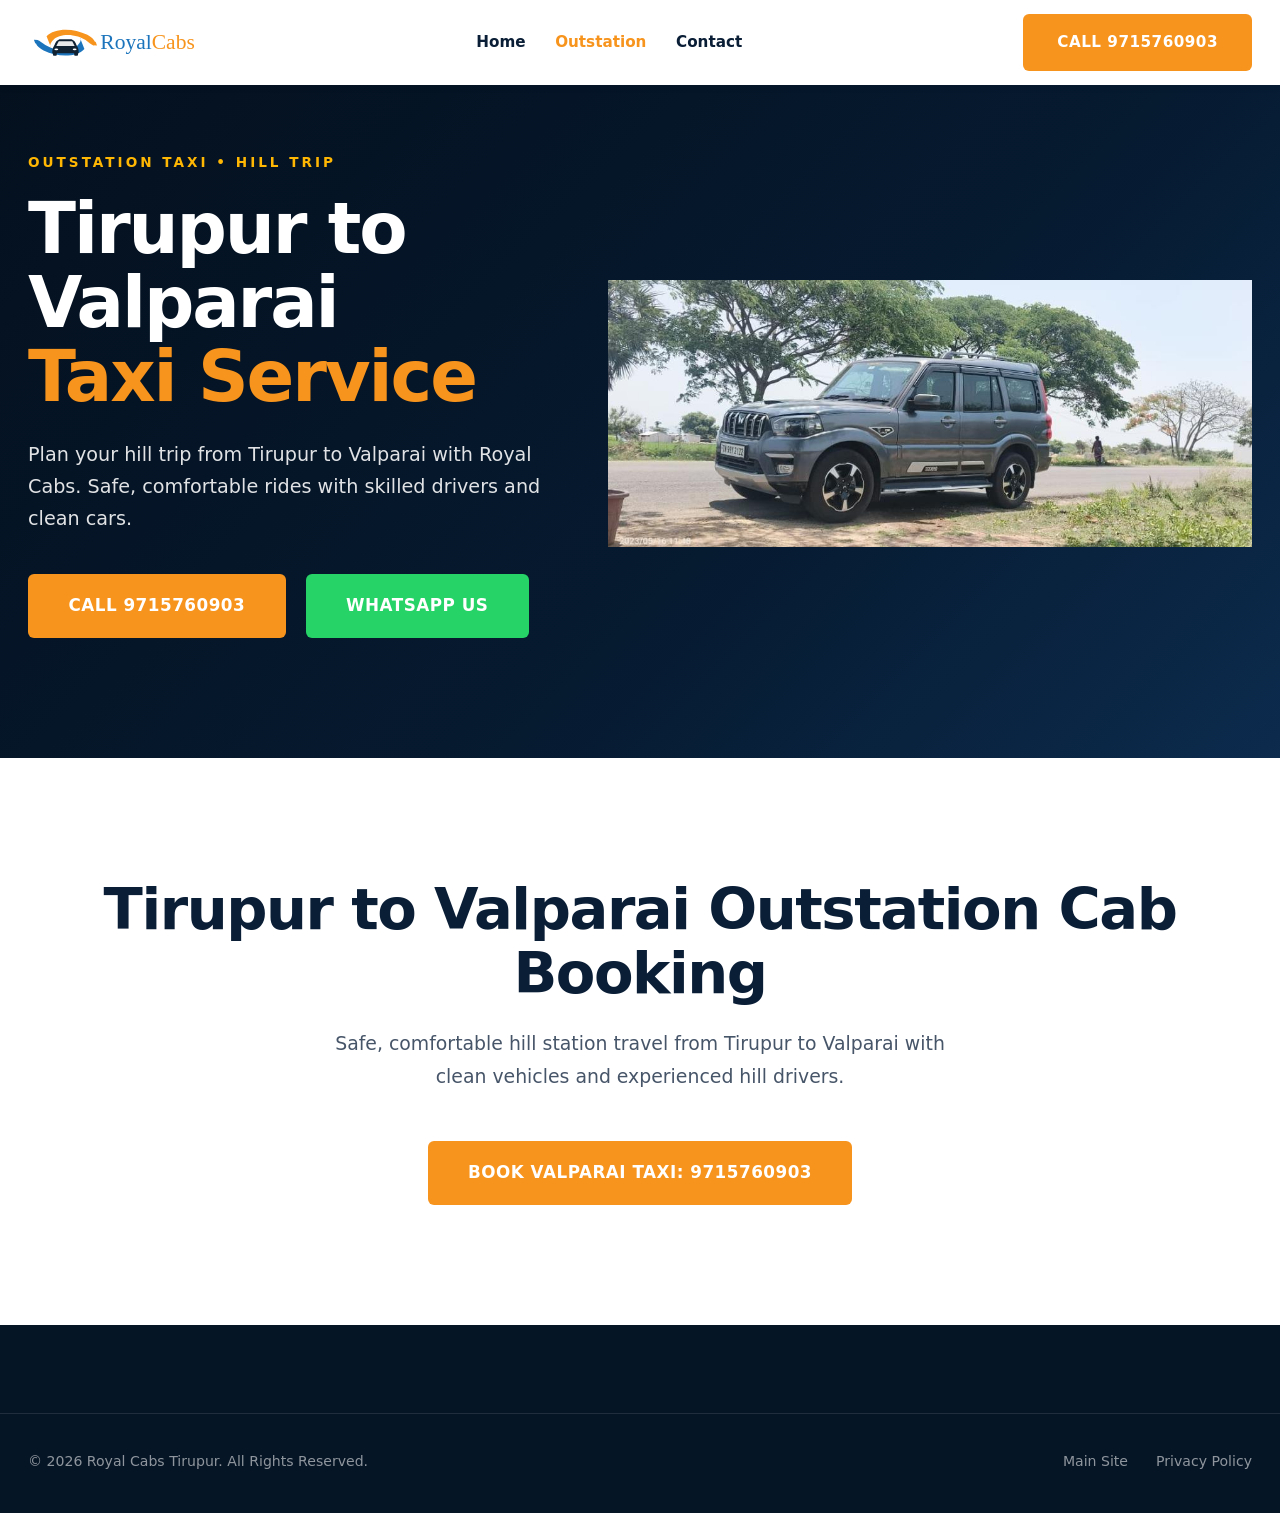
<file: outstation/valparai-taxi.html>
<!DOCTYPE html>
<html lang="en">
<head>
  <meta charset="UTF-8">
  <meta name="viewport" content="width=device-width, initial-scale=1.0">
  <title>Tirupur to Valparai Taxi Service | Royal Cabs Tirupur</title>
  <meta name="description" content="Book comfortable Tirupur to Valparai taxi with Royal Cabs. Hill road specialized drivers, clean 5 & 7 seater vehicles. Call 9715760903.">
  <link rel="canonical" href="https://royalcabstirupur.com/outstation/valparai-taxi.html">
  <link rel="stylesheet" href="../assets/css/style.css">
</head>
<body>
  <header class="header" id="siteHeader">
    <div class="container header-inner">
      <a href="../index.html" class="brand-logo">
        <img src="../assets/images/logo.svg" alt="Royal Cabs Tirupur Logo" width="220" height="55">
      </a>
      <nav class="nav-menu">
        <a href="../index.html#home" class="nav-link">Home</a>
        <a href="../index.html#destinations" class="nav-link active">Outstation</a>
        <a href="../index.html#contact" class="nav-link">Contact</a>
      </nav>
      <div class="header-actions">
        <a href="tel:9715760903" class="btn btn-primary">Call 9715760903</a>
      </div>
    </div>
  </header>

  <main>
    <section class="hero-editorial" style="padding: 4rem 0 5rem 0;">
      <div class="container">
        <div class="hero-editorial-grid">
          <div>
            <span class="hero-brand-tag">OUTSTATION TAXI • HILL TRIP</span>
            <h1 class="hero-main-title">Tirupur to Valparai <span>Taxi Service</span></h1>
            <p class="hero-description">
              Plan your hill trip from Tirupur to Valparai with Royal Cabs. Safe, comfortable rides with skilled drivers and clean cars.
            </p>
            <div class="hero-cta-group">
              <a href="tel:9715760903" class="btn btn-primary btn-lg">Call 9715760903</a>
              <a href="https://wa.me/919715760903" class="btn btn-whatsapp btn-lg" target="_blank" rel="noopener">WhatsApp Us</a>
            </div>
          </div>
          <div class="hero-showcase">
            <img src="../assets/images/scorpio-side-day.jpg" alt="Royal Cabs Mahindra Scorpio SUV for Valparai Trip" class="hero-car-img" width="600" height="400">
          </div>
        </div>
      </div>
    </section>

    <section class="section">
      <div class="container" style="text-align: center;">
        <h2 class="editorial-title">Tirupur to Valparai Outstation Cab Booking</h2>
        <p class="editorial-lead" style="margin: 0 auto 3rem auto;">
          Safe, comfortable hill station travel from Tirupur to Valparai with clean vehicles and experienced hill drivers.
        </p>
        <a href="tel:9715760903" class="btn btn-primary btn-lg">Book Valparai Taxi: 9715760903</a>
      </div>
    </section>
  </main>

  <footer class="footer">
    <div class="container footer-copyright-bar">
      <p>&copy; 2026 Royal Cabs Tirupur. All Rights Reserved.</p>
      <div class="footer-legal-menu">
        <a href="../index.html">Main Site</a>
        <a href="../privacy-policy.html">Privacy Policy</a>
      </div>
    </div>
  </footer>
</body>
</html>
</file>
<file: assets/css/style.css>
/* ==========================================================================
   ROYAL CABS TIRUPUR - PREMIUM MINIMALIST EDITORIAL STYLESHEET
   Design System:
   - Deep Royal Navy: #061526 / #0a1e36
   - Brand Royal Blue: #1c75bc
   - Accent Orange: #f7941d
   - Accent Gold: #ffb703
   - Dark Charcoal: #0f172a
   - Off-White Background: #f8fafc
   - Card Background: #ffffff
   Typography: Segoe UI, system-ui, -apple-system, BlinkMacSystemFont, Arial, sans-serif
   ========================================================================== */

:root {
  --navy-dark: #061526;
  --navy-primary: #0a1e36;
  --royal-blue: #1c75bc;
  --royal-blue-hover: #155d96;
  --orange-primary: #f7941d;
  --orange-hover: #e07f0c;
  --gold-accent: #ffb703;
  --bg-light: #f8fafc;
  --bg-card: #ffffff;
  --text-dark: #0f172a;
  --text-muted: #475569;
  --text-light: #cbd5e1;
  --border-color: #e2e8f0;
  --whatsapp-green: #25d366;
  --whatsapp-hover: #1da851;
  --max-width: 1280px;
  --font-family: "Segoe UI", system-ui, -apple-system, BlinkMacSystemFont, "Helvetica Neue", Arial, sans-serif;
  --transition: all 0.3s cubic-bezier(0.16, 1, 0.3, 1);
  --shadow-subtle: 0 10px 30px rgba(6, 21, 38, 0.04);
  --shadow-elevated: 0 18px 36px rgba(6, 21, 38, 0.08);
  --shadow-car: 0 25px 50px rgba(0, 0, 0, 0.3);
  --radius-sm: 6px;
  --radius-md: 10px;
  --radius-lg: 16px;
  --radius-pill: 9999px;
}

/* Base & Reset */
*, *::before, *::after {
  box-sizing: border-box;
  margin: 0;
  padding: 0;
}

html {
  font-family: var(--font-family);
  font-size: 16px;
  line-height: 1.65;
  color: var(--text-dark);
  background-color: #ffffff;
  scroll-behavior: smooth;
  -webkit-text-size-adjust: 100%;
}

body {
  overflow-x: hidden;
  min-height: 100vh;
  display: flex;
  flex-direction: column;
}

a {
  color: inherit;
  text-decoration: none;
  transition: var(--transition);
}

button, input, select, textarea {
  font: inherit;
}

img {
  max-width: 100%;
  height: auto;
  display: block;
}

ul {
  list-style: none;
}

/* Layout Containers & Generous Spacing */
.container {
  width: 100%;
  max-width: var(--max-width);
  margin-left: auto;
  margin-right: auto;
  padding-left: 1.75rem;
  padding-right: 1.75rem;
}

.section {
  padding: 7.5rem 0;
  position: relative;
}

.section-dark {
  background-color: var(--navy-dark);
  color: #ffffff;
}

.section-bg {
  background-color: var(--bg-light);
}

/* Minimal Editorial Headings */
.editorial-subtitle {
  display: inline-block;
  font-size: 0.85rem;
  font-weight: 800;
  text-transform: uppercase;
  letter-spacing: 2.5px;
  color: var(--orange-primary);
  margin-bottom: 1.25rem;
}

.editorial-title {
  font-size: clamp(2.25rem, 4.5vw, 3.8rem);
  font-weight: 900;
  line-height: 1.12;
  color: var(--navy-primary);
  letter-spacing: -0.025em;
  margin-bottom: 1.25rem;
}

.section-dark .editorial-title {
  color: #ffffff;
}

.editorial-title span {
  color: var(--orange-primary);
}

.editorial-lead {
  font-size: 1.18rem;
  line-height: 1.75;
  color: var(--text-muted);
  max-width: 650px;
}

.section-dark .editorial-lead {
  color: rgba(255, 255, 255, 0.82);
}

/* Buttons */
.btn {
  display: inline-flex;
  align-items: center;
  justify-content: center;
  gap: 0.65rem;
  min-height: 52px;
  padding: 0.85rem 2rem;
  font-size: 0.95rem;
  font-weight: 800;
  letter-spacing: 0.5px;
  text-transform: uppercase;
  border-radius: var(--radius-sm);
  border: 2px solid transparent;
  cursor: pointer;
  transition: var(--transition);
  white-space: nowrap;
  touch-action: manipulation;
}

.btn:active {
  transform: scale(0.98);
}

.btn-primary {
  background-color: var(--orange-primary);
  color: #ffffff;
}

.btn-primary:hover, .btn-primary:focus {
  background-color: var(--orange-hover);
  color: #ffffff;
  box-shadow: 0 8px 24px rgba(247, 148, 29, 0.35);
  transform: translateY(-2px);
}

.btn-secondary {
  background-color: var(--navy-primary);
  color: #ffffff;
}

.btn-secondary:hover, .btn-secondary:focus {
  background-color: var(--royal-blue);
  color: #ffffff;
  box-shadow: 0 8px 24px rgba(10, 30, 54, 0.3);
  transform: translateY(-2px);
}

.btn-whatsapp {
  background-color: var(--whatsapp-green);
  color: #ffffff;
}

.btn-whatsapp:hover, .btn-whatsapp:focus {
  background-color: var(--whatsapp-hover);
  color: #ffffff;
  box-shadow: 0 8px 24px rgba(37, 211, 102, 0.35);
  transform: translateY(-2px);
}

.btn-outline-dark {
  background: transparent;
  border-color: var(--navy-primary);
  color: var(--navy-primary);
}

.btn-outline-dark:hover {
  background: var(--navy-primary);
  color: #ffffff;
}

.btn-lg {
  min-height: 58px;
  padding: 1rem 2.4rem;
  font-size: 1.05rem;
}

/* Accessible Focus */
a:focus-visible, button:focus-visible {
  outline: 3px solid var(--gold-accent);
  outline-offset: 3px;
}

/* ==========================================================================
   HEADER & NAVIGATION
   ========================================================================== */
.header {
  position: sticky;
  top: 0;
  z-index: 1000;
  background-color: #ffffff;
  box-shadow: 0 1px 10px rgba(6, 21, 38, 0.05);
  transition: var(--transition);
}

.header-inner {
  display: flex;
  align-items: center;
  justify-content: space-between;
  height: 85px;
}

.brand-logo {
  display: flex;
  align-items: center;
  text-decoration: none;
}

.brand-logo img {
  height: 52px;
  width: auto;
}

.nav-menu {
  display: flex;
  align-items: center;
  gap: 1.85rem;
}

.nav-item {
  position: relative;
}

.nav-link {
  font-size: 0.95rem;
  font-weight: 700;
  color: var(--navy-primary);
  padding: 0.5rem 0;
  display: inline-flex;
  align-items: center;
  gap: 0.3rem;
  min-height: 44px;
}

.nav-link:hover, .nav-link.active {
  color: var(--orange-primary);
}

/* Dropdown Menu */
.dropdown-menu {
  position: absolute;
  top: 100%;
  left: 0;
  background: #ffffff;
  min-width: 230px;
  box-shadow: var(--shadow-elevated);
  border-radius: var(--radius-md);
  border: 1px solid var(--border-color);
  padding: 0.75rem 0;
  opacity: 0;
  visibility: hidden;
  transform: translateY(10px);
  transition: var(--transition);
  z-index: 100;
}

.nav-item:hover .dropdown-menu,
.nav-item:focus-within .dropdown-menu {
  opacity: 1;
  visibility: visible;
  transform: translateY(0);
}

.dropdown-link {
  display: block;
  padding: 0.7rem 1.25rem;
  font-size: 0.9rem;
  font-weight: 600;
  color: var(--navy-primary);
  min-height: 44px;
}

.dropdown-link:hover {
  background: var(--bg-light);
  color: var(--orange-primary);
  padding-left: 1.5rem;
}

.header-actions {
  display: flex;
  align-items: center;
  gap: 1rem;
}

.mobile-toggle {
  display: none;
  background: none;
  border: 1px solid var(--border-color);
  border-radius: var(--radius-sm);
  font-size: 1.6rem;
  color: var(--navy-primary);
  cursor: pointer;
  padding: 0.4rem 0.75rem;
  min-height: 48px;
  min-width: 48px;
}

/* Mobile Backdrop */
.nav-backdrop {
  position: fixed;
  top: 0;
  left: 0;
  width: 100%;
  height: 100%;
  background: rgba(6, 21, 38, 0.65);
  backdrop-filter: blur(4px);
  z-index: 998;
  opacity: 0;
  visibility: hidden;
  transition: var(--transition);
}

.nav-backdrop.is-active {
  opacity: 1;
  visibility: visible;
}

/* ==========================================================================
   MINIMAL HERO SECTION (CLEAN & UNCLUTTERED)
   ========================================================================== */
.hero-editorial {
  background: linear-gradient(135deg, #04101e 0%, #061a30 60%, #0c2b4d 100%);
  color: #ffffff;
  padding: 6rem 0 7rem 0;
  position: relative;
  overflow: hidden;
}

.hero-editorial-grid {
  display: grid;
  grid-template-columns: 1fr 1.25fr;
  gap: 4rem;
  align-items: center;
}

.hero-brand-tag {
  display: inline-block;
  font-size: 0.85rem;
  font-weight: 800;
  letter-spacing: 3px;
  text-transform: uppercase;
  color: var(--gold-accent);
  margin-bottom: 1.25rem;
}

.hero-main-title {
  font-size: clamp(2.85rem, 5.5vw, 5.5rem);
  font-weight: 900;
  line-height: 1.05;
  letter-spacing: -0.03em;
  margin-bottom: 1.5rem;
  color: #ffffff;
}

.hero-main-title span {
  color: var(--orange-primary);
  display: block;
}

.hero-description {
  font-size: 1.2rem;
  line-height: 1.65;
  color: rgba(255, 255, 255, 0.88);
  margin-bottom: 2.5rem;
  max-width: 540px;
}

.hero-cta-group {
  display: flex;
  flex-wrap: wrap;
  gap: 1.25rem;
  margin-bottom: 2.5rem;
}

.hero-checklist {
  display: flex;
  align-items: center;
  gap: 2rem;
  font-size: 0.95rem;
  font-weight: 700;
  color: rgba(255, 255, 255, 0.9);
  padding-top: 1.5rem;
  border-top: 1px solid rgba(255, 255, 255, 0.12);
}

.hero-checklist-item {
  display: flex;
  align-items: center;
  gap: 0.4rem;
}

.hero-checklist-item span {
  color: var(--gold-accent);
}

/* Glanza Hero Visual Stage - Uncluttered */
.hero-showcase {
  position: relative;
}

.hero-car-img-wrap {
  position: relative;
  border-radius: var(--radius-lg);
  overflow: hidden;
  box-shadow: var(--shadow-car);
  border: 1px solid rgba(255, 255, 255, 0.15);
}

.hero-car-img {
  width: 100%;
  height: auto;
  display: block;
  object-fit: cover;
  transition: transform 0.6s cubic-bezier(0.16, 1, 0.3, 1);
}

.hero-car-img-wrap:hover .hero-car-img {
  transform: scale(1.03);
}

/* ==========================================================================
   STATEMENT INTRO SECTION
   ========================================================================== */
.statement-section {
  padding: 6.5rem 0;
  border-bottom: 1px solid var(--border-color);
}

.statement-grid {
  display: grid;
  grid-template-columns: 1.2fr 1fr;
  gap: 4rem;
  align-items: center;
}

.statement-quote {
  font-size: clamp(2.1rem, 3.8vw, 3.5rem);
  font-weight: 900;
  line-height: 1.18;
  color: var(--navy-primary);
  letter-spacing: -0.02em;
}

.statement-text {
  font-size: 1.18rem;
  line-height: 1.75;
  color: var(--text-muted);
}

/* ==========================================================================
   WHY CHOOSE US (CLEAN LIST LAYOUT)
   ========================================================================== */
.why-split-grid {
  display: grid;
  grid-template-columns: 1fr 1.3fr;
  gap: 4.5rem;
  align-items: start;
}

.why-left-sticky {
  position: sticky;
  top: 110px;
}

.why-numbered-list {
  display: flex;
  flex-direction: column;
  gap: 1.25rem;
}

.why-numbered-row {
  display: flex;
  align-items: center;
  gap: 1.5rem;
  padding: 1.5rem 1.75rem;
  background: var(--bg-card);
  border: 1px solid var(--border-color);
  border-radius: var(--radius-md);
  transition: var(--transition);
}

.why-numbered-row:hover {
  border-color: var(--navy-primary);
  box-shadow: var(--shadow-subtle);
  transform: translateX(6px);
}

.why-number {
  font-size: 1.8rem;
  font-weight: 900;
  color: var(--orange-primary);
  line-height: 1;
}

.why-row-title {
  font-size: 1.2rem;
  font-weight: 800;
  color: var(--navy-primary);
}

/* ==========================================================================
   HORIZONTAL SERVICES BLOCK
   ========================================================================== */
.services-horizontal-list {
  display: flex;
  flex-direction: column;
  gap: 1.25rem;
  margin-top: 3.5rem;
}

.service-block-row {
  display: grid;
  grid-template-columns: 80px 1.5fr 3fr 80px;
  gap: 2rem;
  align-items: center;
  padding: 2rem 2.25rem;
  background: var(--bg-card);
  border: 1px solid var(--border-color);
  border-radius: var(--radius-lg);
  transition: var(--transition);
}

.service-block-row:hover {
  border-color: var(--navy-primary);
  box-shadow: var(--shadow-elevated);
  transform: translateY(-3px);
}

.service-block-num {
  font-size: 2.25rem;
  font-weight: 900;
  color: var(--royal-blue);
  line-height: 1;
}

.service-block-row:hover .service-block-num {
  color: var(--orange-primary);
}

.service-block-title {
  font-size: 1.35rem;
  font-weight: 800;
  color: var(--navy-primary);
}

.service-block-desc {
  font-size: 1rem;
  color: var(--text-muted);
  line-height: 1.6;
}

.service-block-link {
  font-size: 0.9rem;
  font-weight: 800;
  color: var(--orange-primary);
  text-transform: uppercase;
  letter-spacing: 0.5px;
  display: inline-flex;
  align-items: center;
  gap: 0.4rem;
}

/* ==========================================================================
   AUTOMOTIVE FLEET SECTION
   ========================================================================== */
.fleet-showcase-grid {
  display: grid;
  grid-template-columns: 1fr 1fr;
  gap: 3.5rem;
  margin-top: 3.5rem;
}

.fleet-editorial-card {
  background: var(--bg-card);
  border: 1px solid var(--border-color);
  border-radius: var(--radius-lg);
  overflow: hidden;
  box-shadow: var(--shadow-subtle);
  transition: var(--transition);
  display: flex;
  flex-direction: column;
}

.fleet-editorial-card:hover {
  border-color: var(--navy-primary);
  box-shadow: var(--shadow-elevated);
}

.fleet-photo-box {
  position: relative;
  overflow: hidden;
  height: 350px;
  background: var(--navy-dark);
}

.fleet-photo-img {
  width: 100%;
  height: 100%;
  object-fit: cover;
  transition: transform 0.6s cubic-bezier(0.16, 1, 0.3, 1);
}

.fleet-editorial-card:hover .fleet-photo-img {
  transform: scale(1.04);
}

.fleet-tag-pill {
  position: absolute;
  top: 1.25rem;
  left: 1.25rem;
  background: var(--orange-primary);
  color: #ffffff;
  font-size: 0.85rem;
  font-weight: 800;
  letter-spacing: 1px;
  padding: 0.4rem 1rem;
  border-radius: var(--radius-pill);
}

.fleet-editorial-body {
  padding: 2.25rem;
  display: flex;
  flex-direction: column;
  flex-grow: 1;
}

.fleet-header-row {
  display: flex;
  justify-content: space-between;
  align-items: baseline;
  margin-bottom: 0.75rem;
}

.fleet-car-title {
  font-size: 1.75rem;
  font-weight: 900;
  color: var(--navy-primary);
}

.fleet-seat-capacity {
  font-size: 0.9rem;
  font-weight: 800;
  color: var(--orange-primary);
  background: rgba(247, 148, 29, 0.1);
  padding: 0.3rem 0.85rem;
  border-radius: var(--radius-pill);
}

.fleet-car-text {
  color: var(--text-muted);
  font-size: 1.05rem;
  margin-bottom: 1.75rem;
  line-height: 1.65;
}

/* ==========================================================================
   OUTSTATION DESTINATIONS SHOWCASE
   ========================================================================== */
.destinations-hero-layout {
  display: grid;
  grid-template-columns: 1fr 1.2fr;
  gap: 4rem;
  align-items: center;
  margin-bottom: 4.5rem;
}

.destinations-grid {
  display: grid;
  grid-template-columns: repeat(4, 1fr);
  gap: 1.5rem;
}

.destination-card {
  background: var(--bg-card);
  border: 1px solid var(--border-color);
  border-radius: var(--radius-lg);
  padding: 1.75rem;
  transition: var(--transition);
  display: flex;
  flex-direction: column;
  height: 100%;
}

.destination-card:hover {
  border-color: var(--orange-primary);
  box-shadow: var(--shadow-elevated);
  transform: translateY(-4px);
}

.destination-name {
  font-size: 1.4rem;
  font-weight: 900;
  color: var(--navy-primary);
  margin-bottom: 0.5rem;
}

.destination-desc {
  font-size: 0.92rem;
  color: var(--text-muted);
  line-height: 1.55;
  margin-bottom: 1.25rem;
}

.destination-link {
  margin-top: auto;
  font-size: 0.85rem;
  font-weight: 800;
  color: var(--orange-primary);
  display: inline-flex;
  align-items: center;
  gap: 0.4rem;
  text-transform: uppercase;
}

.destination-card:hover .destination-link {
  gap: 0.7rem;
}

/* Secondary Locations Cloud */
.more-destinations-box {
  background: rgba(255, 255, 255, 0.05);
  border: 1px solid rgba(255, 255, 255, 0.12);
  border-radius: var(--radius-lg);
  padding: 2.5rem;
  margin-top: 3.5rem;
  text-align: center;
}

.destination-pills {
  display: flex;
  flex-wrap: wrap;
  justify-content: center;
  gap: 0.75rem;
  margin-top: 1.25rem;
}

.destination-pill {
  background: rgba(255, 255, 255, 0.1);
  border: 1px solid rgba(255, 255, 255, 0.15);
  color: #ffffff;
  padding: 0.45rem 1.15rem;
  border-radius: var(--radius-pill);
  font-size: 0.9rem;
  font-weight: 600;
}

/* ==========================================================================
   SAFETY & TRUST SECTION
   ========================================================================== */
.safety-trust-banner {
  background: linear-gradient(135deg, var(--navy-dark) 0%, #0c2b4d 100%);
  border-radius: var(--radius-lg);
  padding: 4.5rem 3rem;
  color: #ffffff;
  box-shadow: var(--shadow-elevated);
}

.safety-checklist-grid {
  display: grid;
  grid-template-columns: repeat(5, 1fr);
  gap: 1.5rem;
  margin-top: 3rem;
}

.safety-check-card {
  background: rgba(255, 255, 255, 0.05);
  border: 1px solid rgba(255, 255, 255, 0.12);
  border-radius: var(--radius-md);
  padding: 1.5rem 1rem;
  text-align: center;
}

.safety-check-icon {
  font-size: 1.75rem;
  color: var(--gold-accent);
  margin-bottom: 0.75rem;
}

.safety-check-text {
  font-size: 0.95rem;
  font-weight: 700;
  color: #ffffff;
}

/* ==========================================================================
   PROCESS / HOW BOOKING WORKS
   ========================================================================== */
.process-grid {
  display: grid;
  grid-template-columns: repeat(3, 1fr);
  gap: 3rem;
  position: relative;
  margin-top: 3.5rem;
}

.process-card {
  background: var(--bg-card);
  border: 1px solid var(--border-color);
  border-radius: var(--radius-lg);
  padding: 2.75rem 2rem;
  position: relative;
}

.process-number {
  font-size: 3rem;
  font-weight: 900;
  color: var(--orange-primary);
  line-height: 1;
  margin-bottom: 1rem;
}

.process-title {
  font-size: 1.25rem;
  font-weight: 800;
  color: var(--navy-primary);
  margin-bottom: 0.75rem;
}

.process-desc {
  font-size: 0.95rem;
  color: var(--text-muted);
  line-height: 1.6;
}

/* ==========================================================================
   FAQ ACCORDION
   ========================================================================== */
.faq-wrap {
  max-width: 900px;
  margin: 3.5rem auto 0 auto;
}

.faq-row {
  background: var(--bg-card);
  border: 1px solid var(--border-color);
  border-radius: var(--radius-md);
  margin-bottom: 1rem;
  overflow: hidden;
  transition: var(--transition);
}

.faq-row:hover {
  border-color: var(--navy-primary);
}

.faq-header-btn {
  width: 100%;
  padding: 1.35rem 1.75rem;
  background: none;
  border: none;
  text-align: left;
  font-size: 1.1rem;
  font-weight: 800;
  color: var(--navy-primary);
  display: flex;
  justify-content: space-between;
  align-items: center;
  cursor: pointer;
  min-height: 56px;
}

.faq-icon-sign {
  font-size: 1.5rem;
  color: var(--orange-primary);
  transition: var(--transition);
}

.faq-row.active .faq-icon-sign {
  transform: rotate(45deg);
}

.faq-body-content {
  max-height: 0;
  overflow: hidden;
  transition: max-height 0.35s cubic-bezier(0.16, 1, 0.3, 1);
  padding: 0 1.75rem;
  color: var(--text-muted);
  font-size: 1rem;
  line-height: 1.7;
}

.faq-row.active .faq-body-content {
  padding: 0 1.75rem 1.5rem 1.75rem;
  max-height: 350px;
}

/* ==========================================================================
   FINAL CTA BANNER (PROMINENT PHONE DISPLAY LOCATION)
   ========================================================================== */
.final-cta-editorial {
  background: linear-gradient(135deg, var(--orange-primary) 0%, #e07f0c 100%);
  color: #ffffff;
  padding: 6rem 0;
  position: relative;
  overflow: hidden;
}

.final-cta-grid {
  display: grid;
  grid-template-columns: 1.2fr 1fr;
  gap: 3.5rem;
  align-items: center;
}

.final-cta-heading {
  font-size: clamp(2.5rem, 4.5vw, 4.25rem);
  font-weight: 900;
  line-height: 1.1;
  margin-bottom: 1.25rem;
}

.final-cta-text {
  font-size: 1.2rem;
  color: rgba(255, 255, 255, 0.92);
  margin-bottom: 2.25rem;
}

.final-cta-car-photo {
  border-radius: var(--radius-lg);
  box-shadow: 0 20px 40px rgba(0, 0, 0, 0.3);
  border: 2px solid rgba(255, 255, 255, 0.2);
}

/* ==========================================================================
   FOOTER
   ========================================================================== */
.footer {
  background-color: var(--navy-dark);
  color: rgba(255, 255, 255, 0.75);
  padding: 5.5rem 0 2.5rem 0;
  font-size: 0.95rem;
}

.footer-main-grid {
  display: grid;
  grid-template-columns: 2fr 1fr 1fr 1.5fr;
  gap: 3.5rem;
  margin-bottom: 4rem;
}

.footer-brand-logo {
  height: 52px;
  width: auto;
  margin-bottom: 1.25rem;
  background: #ffffff;
  padding: 0.4rem 0.8rem;
  border-radius: var(--radius-sm);
}

.footer-tagline-text {
  color: var(--gold-accent);
  font-weight: 800;
  font-size: 1.1rem;
  margin-bottom: 1rem;
}

.footer-title {
  font-size: 1.1rem;
  font-weight: 800;
  color: #ffffff;
  margin-bottom: 1.25rem;
  text-transform: uppercase;
  letter-spacing: 1px;
}

.footer-links-list li {
  margin-bottom: 0.65rem;
}

.footer-links-list a {
  color: rgba(255, 255, 255, 0.75);
  display: inline-block;
  padding: 0.2rem 0;
}

.footer-links-list a:hover {
  color: var(--orange-primary);
  padding-left: 4px;
}

.footer-contact-row {
  margin-bottom: 1rem;
}

.footer-contact-row strong {
  color: #ffffff;
  display: block;
}

.footer-contact-row a {
  color: var(--gold-accent);
  font-weight: 800;
  font-size: 1.15rem;
}

.footer-copyright-bar {
  padding-top: 2.25rem;
  border-top: 1px solid rgba(255, 255, 255, 0.1);
  display: flex;
  justify-content: space-between;
  align-items: center;
  flex-wrap: wrap;
  gap: 1rem;
  font-size: 0.88rem;
  color: rgba(255, 255, 255, 0.55);
}

.footer-legal-menu {
  display: flex;
  gap: 1.75rem;
}

.footer-legal-menu a {
  color: rgba(255, 255, 255, 0.55);
}

.footer-legal-menu a:hover {
  color: #ffffff;
}

/* ==========================================================================
   FIXED MOBILE BOTTOM ACTION BAR
   ========================================================================== */
.mobile-fixed-bar {
  display: none;
  position: fixed;
  bottom: 0;
  left: 0;
  width: 100%;
  background: #ffffff;
  box-shadow: 0 -6px 25px rgba(6, 21, 38, 0.18);
  z-index: 999;
  padding: 0.7rem 1rem calc(0.7rem + env(safe-area-inset-bottom)) 1rem;
  border-top: 1px solid var(--border-color);
}

.mobile-bar-grid {
  display: grid;
  grid-template-columns: 1fr 1fr;
  gap: 0.75rem;
}

/* ==========================================================================
   RESPONSIVE BREAKPOINTS (MOBILE & TABLET OPTIMIZATION)
   ========================================================================== */
@media (max-width: 1100px) {
  .section {
    padding: 6rem 0;
  }

  .hero-editorial-grid {
    grid-template-columns: 1fr;
    gap: 3.5rem;
  }
  
  .statement-grid {
    grid-template-columns: 1fr;
    gap: 2.5rem;
  }
  
  .why-split-grid {
    grid-template-columns: 1fr;
    gap: 3rem;
  }
  
  .why-left-sticky {
    position: static;
  }
  
  .destinations-hero-layout {
    grid-template-columns: 1fr;
  }
  
  .destinations-grid {
    grid-template-columns: repeat(2, 1fr);
  }

  .service-block-row {
    grid-template-columns: 60px 1.5fr 2fr 80px;
    gap: 1.25rem;
    padding: 1.75rem;
  }
}

@media (max-width: 850px) {
  .section {
    padding: 4.5rem 0;
  }
  
  .header-inner {
    height: 75px;
  }
  
  .nav-menu {
    position: fixed;
    top: 75px;
    left: 0;
    width: 100%;
    height: calc(100vh - 75px);
    background-color: #ffffff;
    flex-direction: column;
    align-items: flex-start;
    padding: 2rem 1.5rem;
    box-shadow: var(--shadow-elevated);
    border-top: 1px solid var(--border-color);
    clip-path: circle(0% at 100% 0);
    transition: clip-path 0.4s ease-in-out;
    overflow-y: auto;
    z-index: 999;
  }
  
  .nav-menu.is-active {
    clip-path: circle(150% at 100% 0);
  }

  .nav-link {
    font-size: 1.15rem;
    padding: 0.75rem 0;
    width: 100%;
    border-bottom: 1px solid var(--border-color);
  }

  .dropdown-menu {
    position: static;
    opacity: 1;
    visibility: visible;
    transform: none;
    box-shadow: none;
    border: none;
    padding: 0.5rem 0 0.5rem 1rem;
    min-width: auto;
    width: 100%;
  }

  .dropdown-link {
    font-size: 1rem;
    padding: 0.5rem 0;
  }
  
  .mobile-toggle {
    display: block;
  }
  
  .header-actions .btn {
    display: none;
  }
  
  .hero-editorial {
    padding: 4rem 0 5rem 0;
  }

  .hero-cta-group {
    flex-direction: column;
    width: 100%;
  }

  .hero-cta-group .btn {
    width: 100%;
  }

  .hero-checklist {
    flex-wrap: wrap;
    gap: 1rem;
  }
  
  .fleet-showcase-grid {
    grid-template-columns: 1fr;
    gap: 2.5rem;
  }
  
  .safety-checklist-grid {
    grid-template-columns: repeat(2, 1fr);
    gap: 1rem;
  }
  
  .process-grid {
    grid-template-columns: 1fr;
    gap: 2rem;
  }

  .final-cta-grid {
    grid-template-columns: 1fr;
    gap: 2.5rem;
  }

  .footer-main-grid {
    grid-template-columns: 1fr 1fr;
    gap: 2.5rem;
  }

  .mobile-fixed-bar {
    display: block;
  }

  body {
    padding-bottom: 72px;
  }
}

@media (max-width: 600px) {
  .container {
    padding-left: 1.25rem;
    padding-right: 1.25rem;
  }

  .destinations-grid {
    grid-template-columns: 1fr;
  }

  .why-numbered-row {
    padding: 1.25rem;
  }

  .why-number {
    font-size: 1.6rem;
  }

  .safety-checklist-grid {
    grid-template-columns: 1fr;
  }

  .service-block-row {
    grid-template-columns: 1fr;
    gap: 0.5rem;
    padding: 1.5rem;
  }

  .service-block-num {
    font-size: 1.8rem;
  }

  .footer-main-grid {
    grid-template-columns: 1fr;
    gap: 2rem;
  }

  .safety-trust-banner {
    padding: 3rem 1.5rem;
  }

  .process-card {
    padding: 2rem 1.25rem;
  }
}

@media (prefers-reduced-motion: reduce) {
  *, *::before, *::after {
    animation-duration: 0.01ms !important;
    animation-iteration-count: 1 !important;
    transition-duration: 0.01ms !important;
    scroll-behavior: auto !important;
  }
}
</file>
